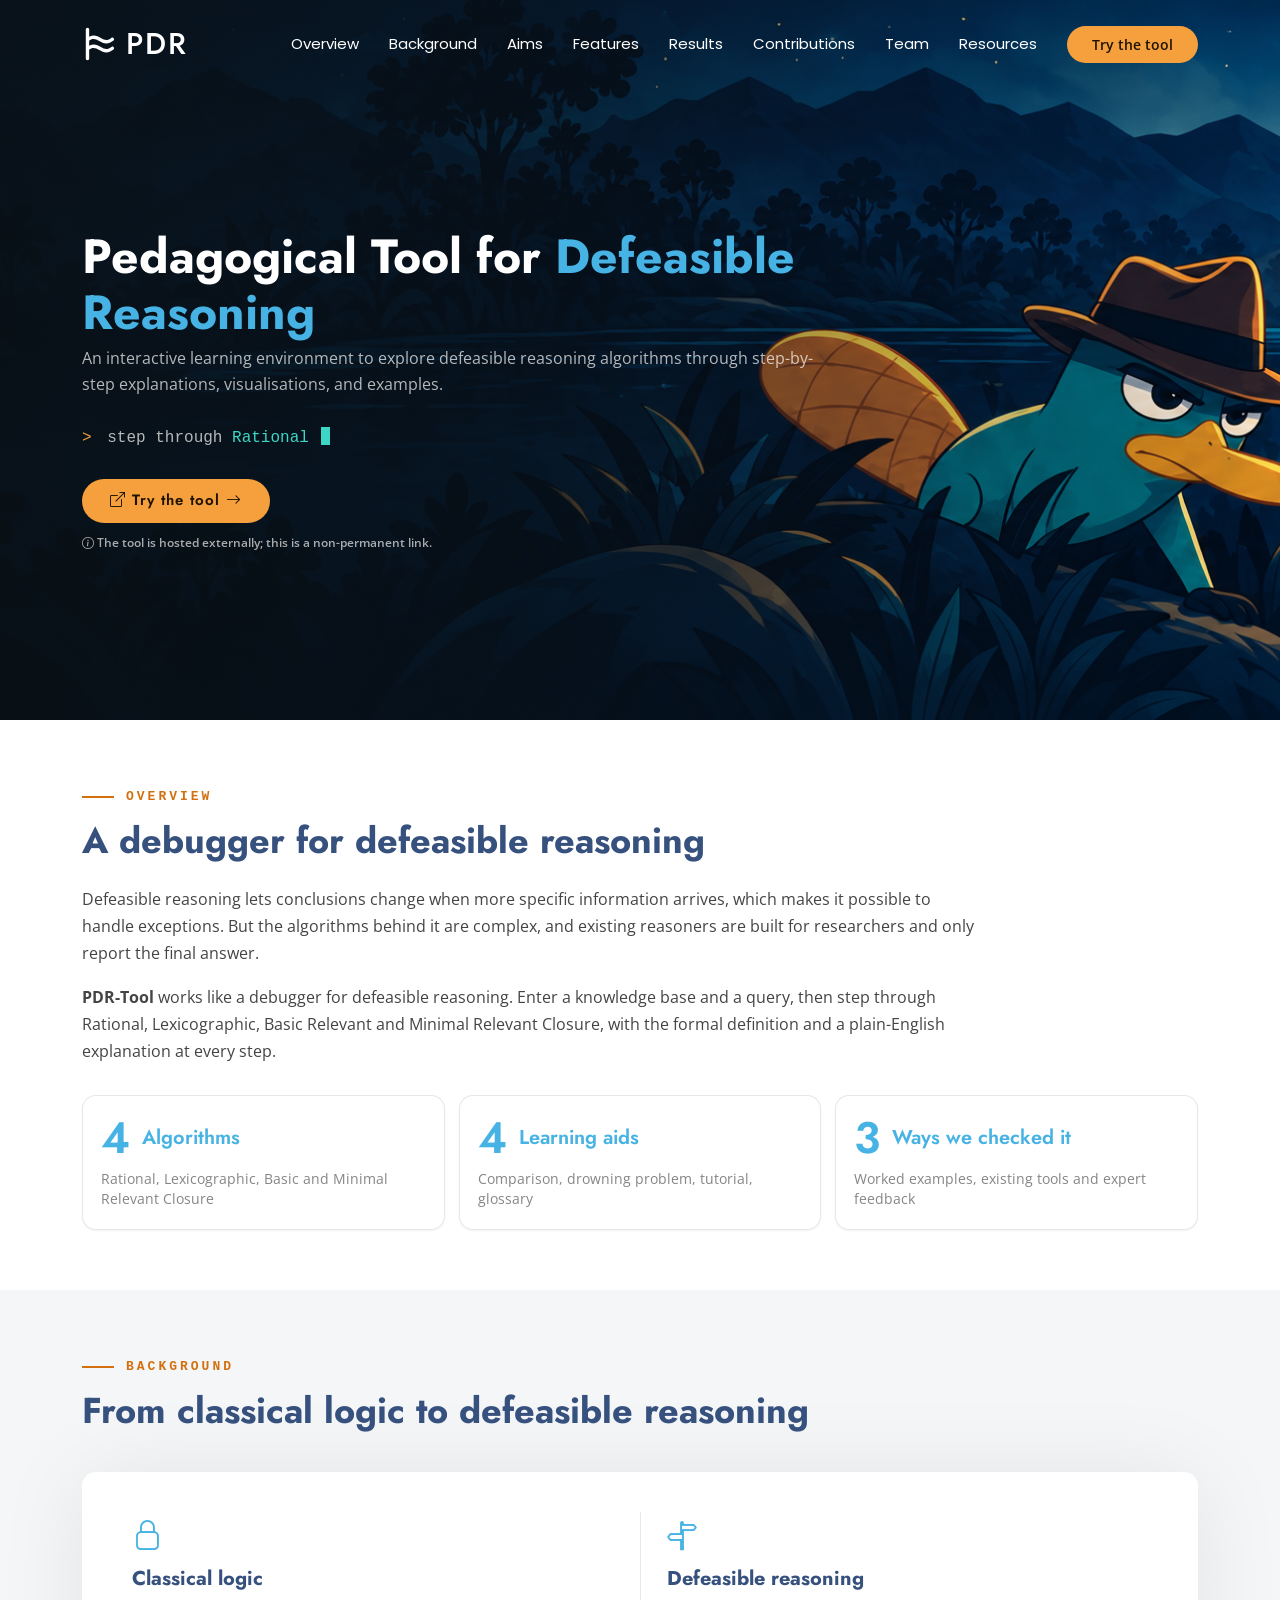
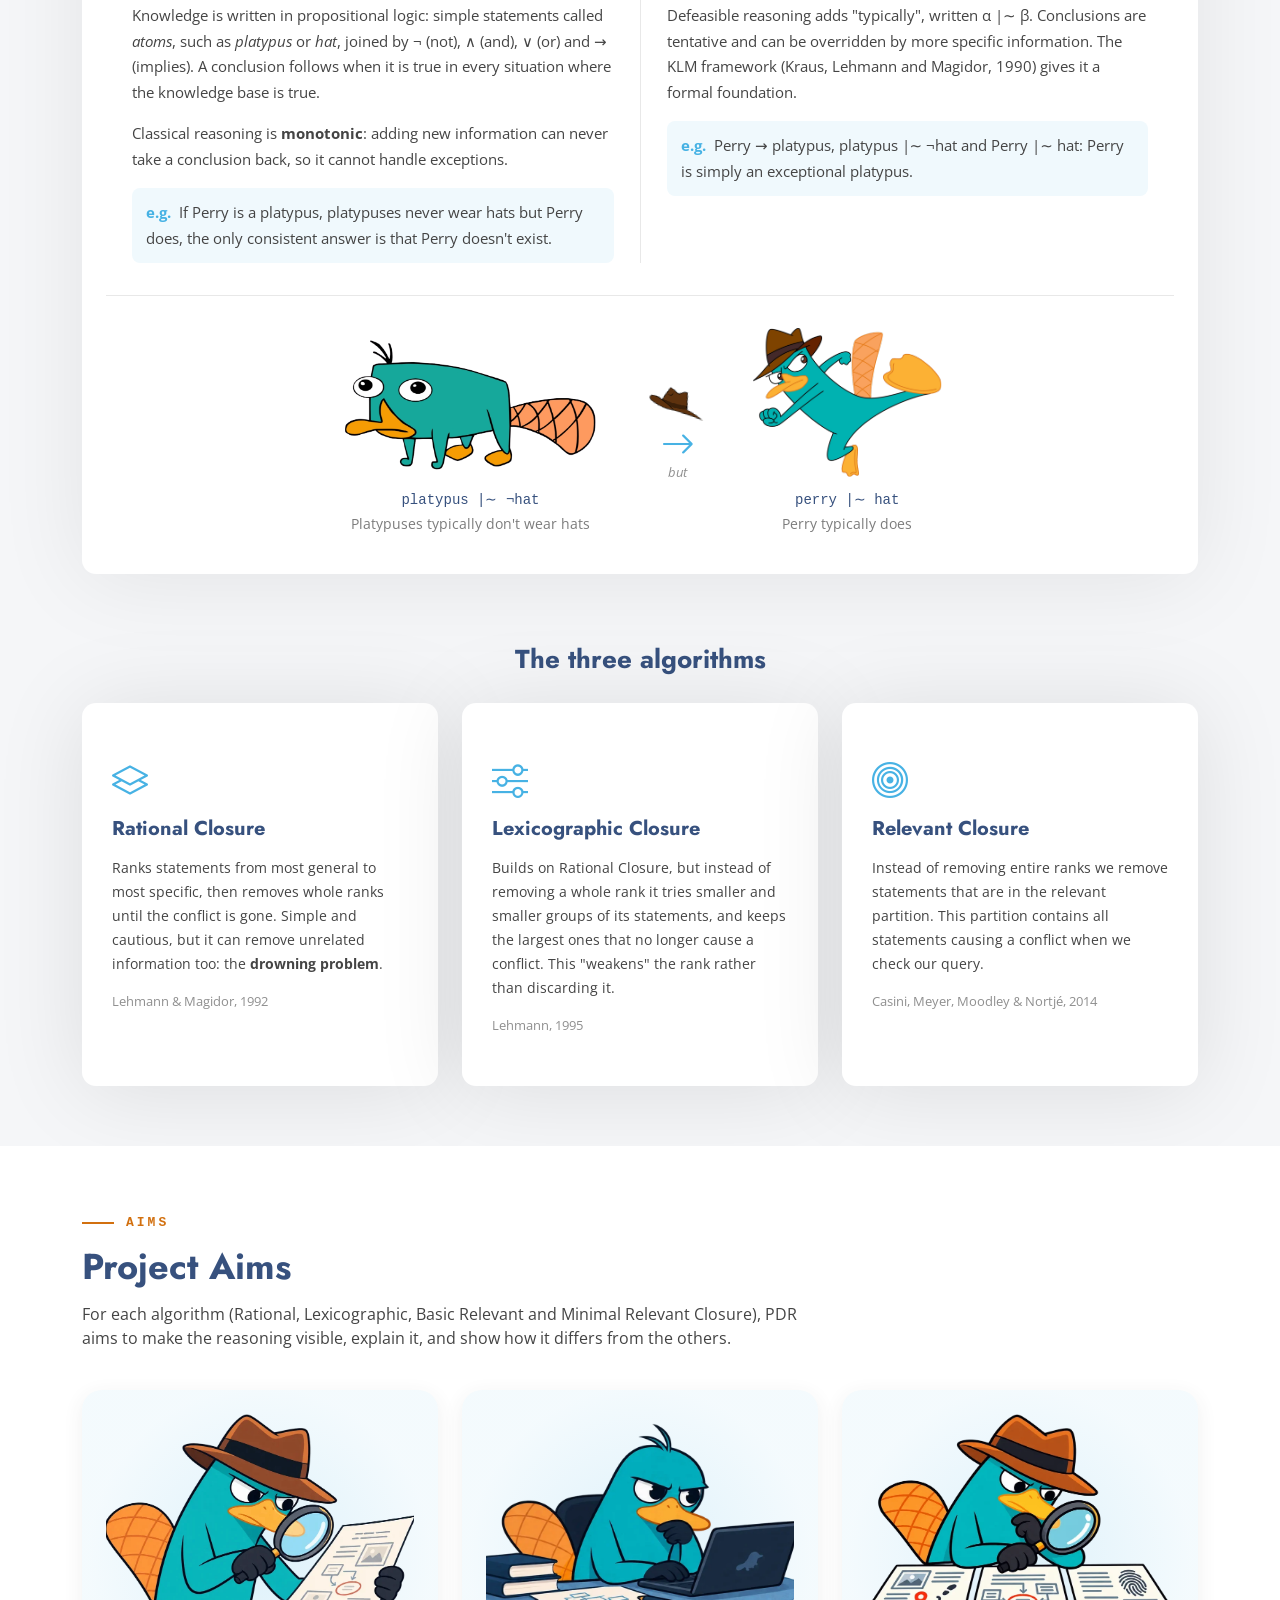
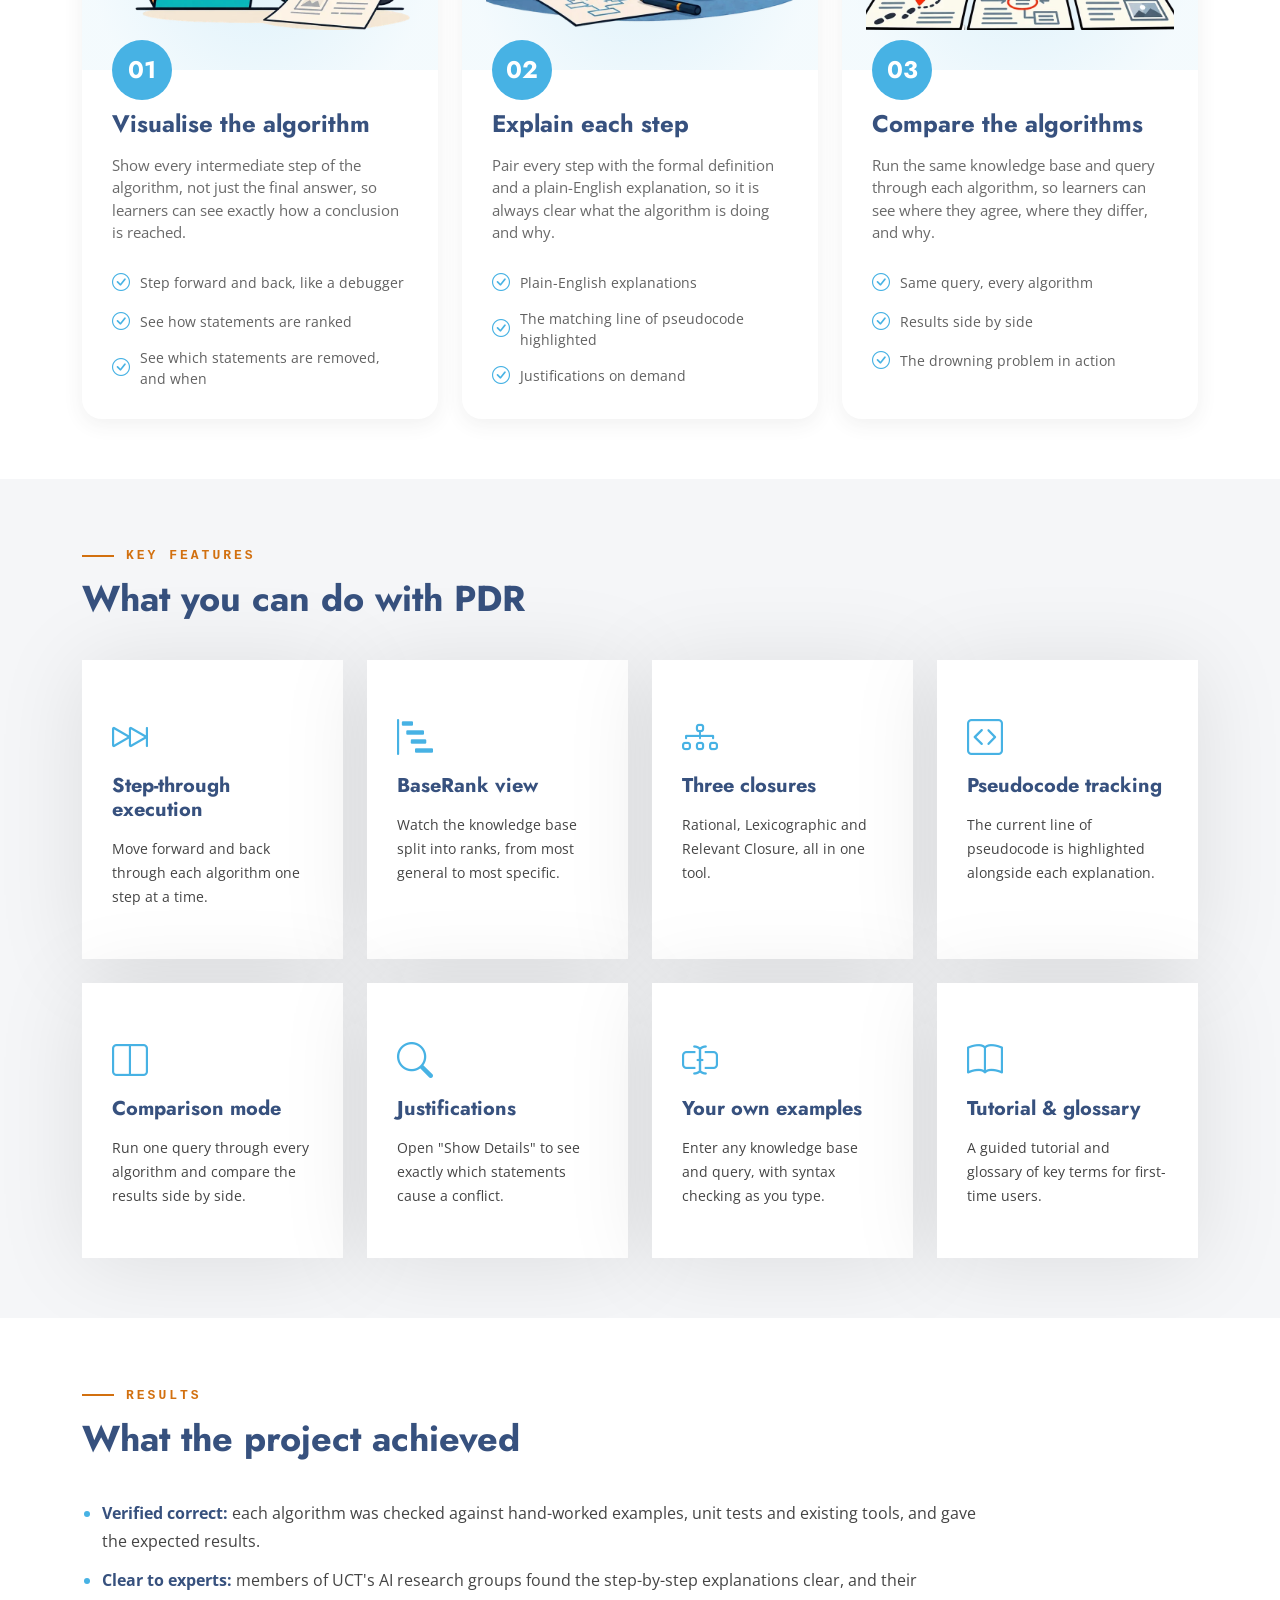
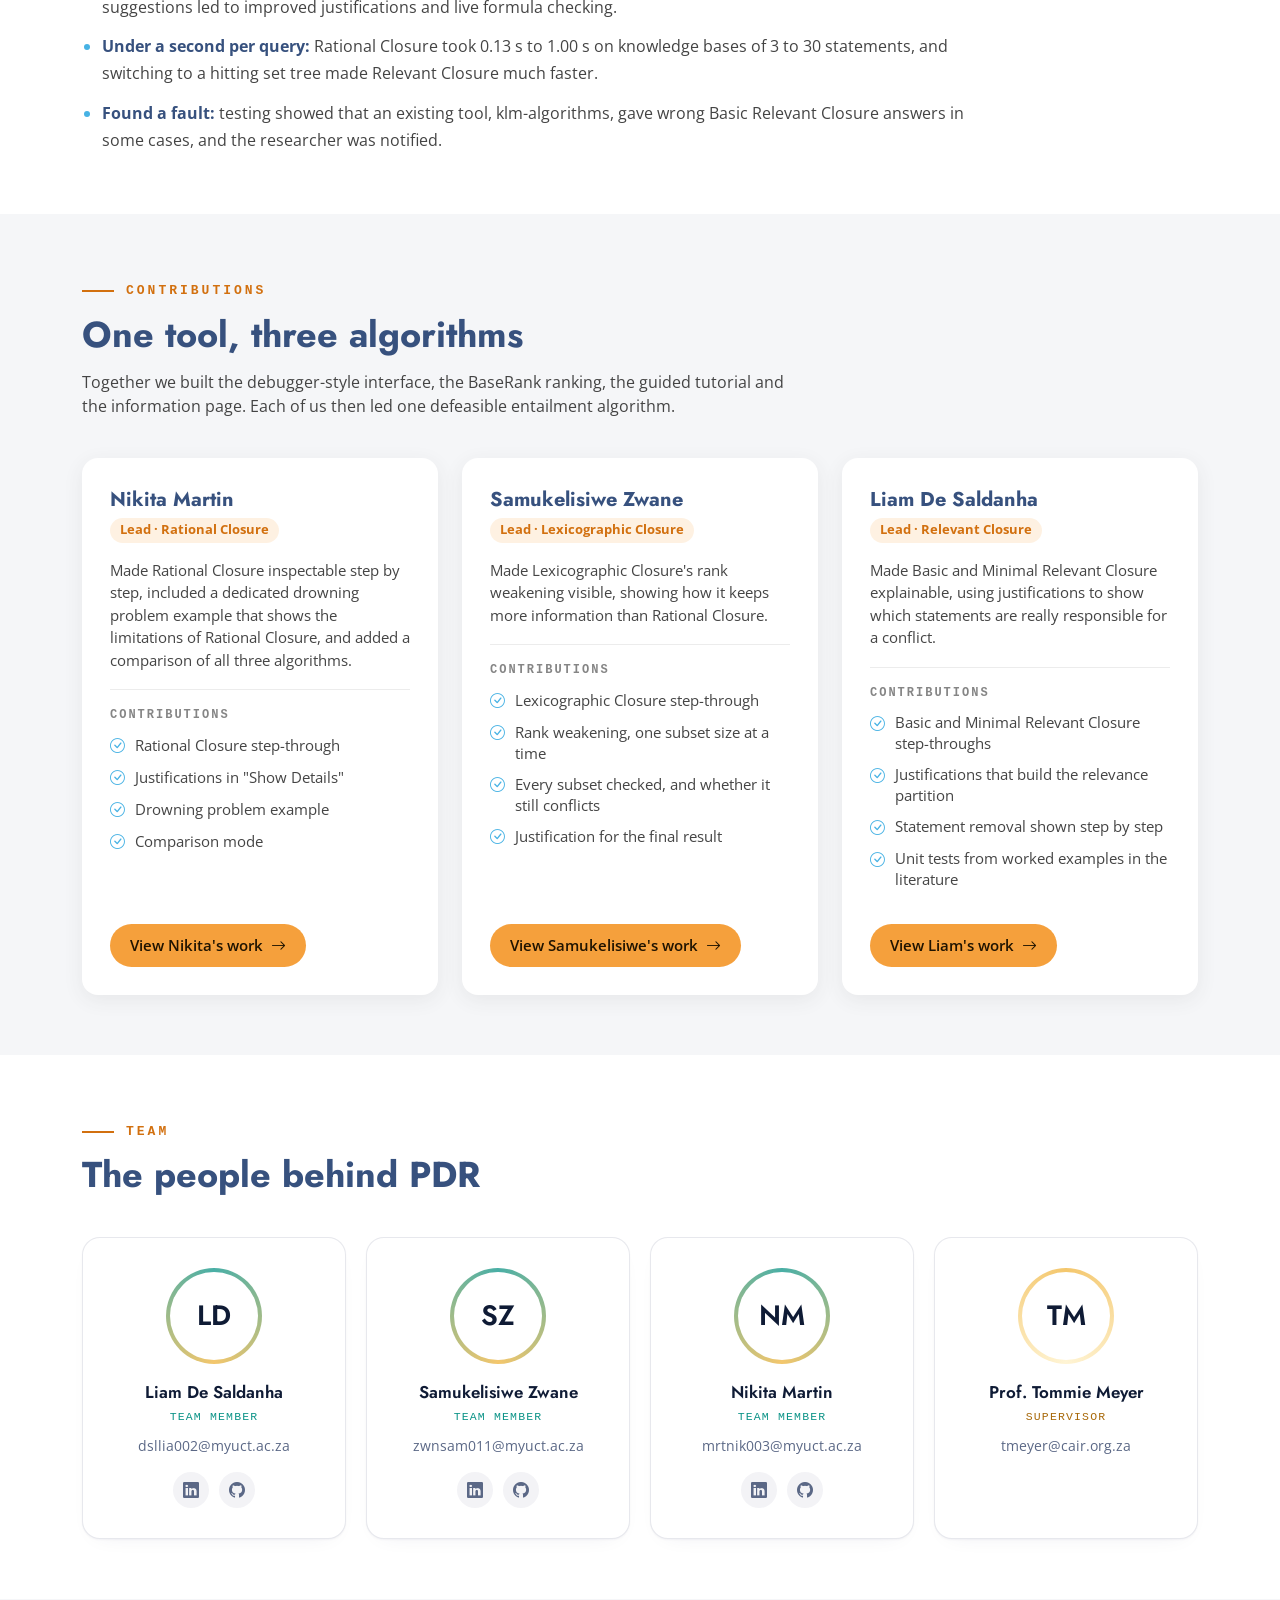
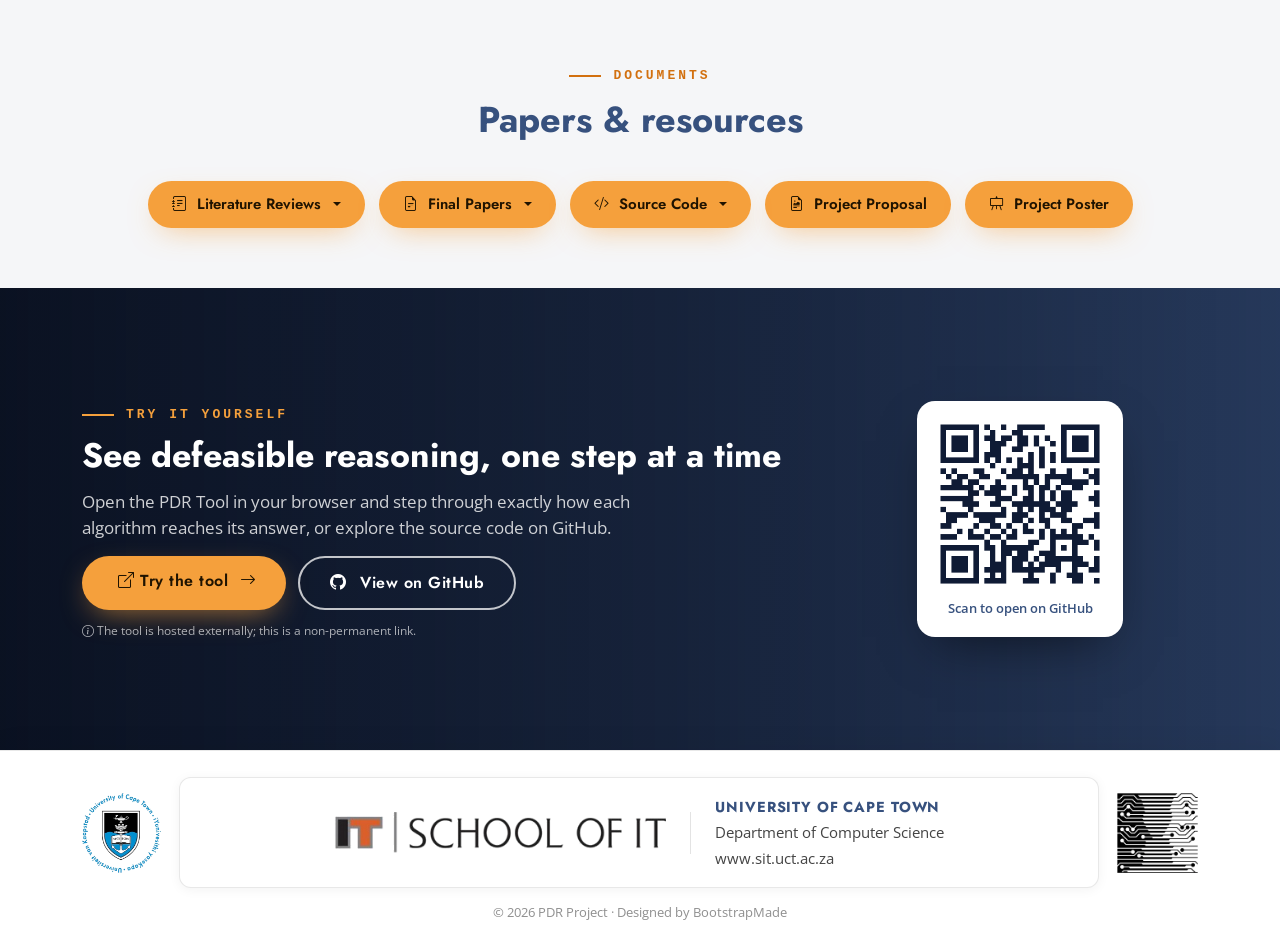
<file: index.html>
<!DOCTYPE html>
<html lang="en">

<head>
  <meta charset="utf-8">
  <meta content="width=device-width, initial-scale=1.0" name="viewport">
  <title>PDR Tool | Explaining Defeasible Reasoning</title>
  <meta name="description" content="">
  <meta name="keywords" content="">

  <!-- Favicons -->
  <link href="assets/img/favicon.png" rel="icon">
  <link href="assets/img/apple-touch-icon.png" rel="apple-touch-icon">

  <!-- Fonts -->
  <link href="https://fonts.googleapis.com" rel="preconnect">
  <link href="https://fonts.gstatic.com" rel="preconnect" crossorigin>
  <link href="https://fonts.googleapis.com/css2?family=Open+Sans:ital,wght@0,300;0,400;0,500;0,600;0,700;0,800;1,300;1,400;1,500;1,600;1,700;1,800&family=Poppins:ital,wght@0,100;0,200;0,300;0,400;0,500;0,600;0,700;0,800;0,900;1,100;1,200;1,300;1,400;1,500;1,600;1,700;1,800;1,900&family=Jost:ital,wght@0,100;0,200;0,300;0,400;0,500;0,600;0,700;0,800;0,900;1,100;1,200;1,300;1,400;1,500;1,600;1,700;1,800;1,900&display=swap" rel="stylesheet">

  <!-- Vendor CSS Files -->
  <link href="assets/vendor/bootstrap/css/bootstrap.min.css" rel="stylesheet">
  <link href="assets/vendor/bootstrap-icons/bootstrap-icons.css" rel="stylesheet">
  <link href="assets/vendor/aos/aos.css" rel="stylesheet">
  <link href="assets/vendor/glightbox/css/glightbox.min.css" rel="stylesheet">
  <link href="assets/vendor/swiper/swiper-bundle.min.css" rel="stylesheet">

  <!-- Main CSS File -->
  <link href="assets/css/main.css" rel="stylesheet">

  <!-- =======================================================
  * Template Name: Arsha
  * Template URL: https://bootstrapmade.com/arsha-free-bootstrap-html-template-corporate/
  * Updated: Feb 22 2025 with Bootstrap v5.3.3
  * Author: BootstrapMade.com
  * License: https://bootstrapmade.com/license/
  ======================================================== -->
</head>

<body class="index-page">

  <header id="header" class="header d-flex align-items-center fixed-top">
    <div class="container-fluid container-xl position-relative d-flex align-items-center">

      <a href="#hero" class="logo d-flex align-items-center me-auto">
        <!-- Uncomment the line below if you also wish to use an image logo -->
        <img class="logo-white" src="assets/img/logo.svg" alt="">

        <h1 class="sitename">PDR</h1>
      </a>

      <nav id="navmenu" class="navmenu">
        <ul>
          <li><a href="#overview">Overview</a></li>
          <li><a href="#background">Background</a></li>
          <li><a href="#aims">Aims</a></li>
          <li><a href="#features">Features</a></li>
          <li><a href="#results">Results</a></li>
          <li><a href="#contributions">Contributions</a></li>
          <li><a href="#team">Team</a></li>
          <li><a href="#documents">Resources</a></li>
          
        </ul>
        <i class="mobile-nav-toggle d-xl-none bi bi-list"></i>
      </nav>

      <a class="btn-getstarted" href="https://pdr-tool.onrender.com/" target="_blank" rel="noopener" title="Non-permanent external link to the PDR Tool">Try the tool</a>
      <!-- <a class="btn-getstarted" href="#overview">Get Started</a> -->

    </div>
  </header>

  <main class="main">

    <!-- Hero Section -->
    <section id="hero" class="hero hero-bg-photo section dark-background">

      <div class="container">
        <div class="row gy-4">
          <div class="col-lg-8 d-flex flex-column justify-content-center" data-aos="zoom-out">
            <h1>Pedagogical Tool for <span class="accent">Defeasible Reasoning</span></h1>
            
            <p class="hero-description text-size-small">
              An interactive learning environment to explore defeasible reasoning
              algorithms through step-by-step explanations, visualisations,
              and examples.
            </p>

            <p class="typed-line">
              <span class="prompt">&gt;</span> step through <span id="typed">Rational Closure</span><span class="caret"></span>
            </p>

            <div class="d-flex">
              <!-- <a href="#overview" class="btn-get-started">Get Started</a> -->
              <a class="btn-get-started" href="https://pdr-tool.onrender.com/" target="_blank" rel="noopener" title="Non-permanent external link to the PDR Tool"><i class="bi bi-box-arrow-up-right"></i> Try the tool <i class="bi bi-arrow-right"></i></a>
            </div>
            <p class="ext-note"><i class="bi bi-info-circle"></i> The tool is hosted externally; this is a non-permanent link.</p>

          </div>
        </div>
      </div>
    </section><!-- /Hero Section -->

    <!-- Overview Section -->
    <section id="overview" class="overview section">

      <div class="container">

        <div class="section-head" data-aos="fade-up">
          <span class="section-eyebrow">Overview</span>
          <h2>A debugger for defeasible reasoning</h2>
        </div>

        <div class="overview-abstract">
          <p data-aos="fade-up" data-aos-delay="100">
            Defeasible reasoning lets conclusions change when more specific information arrives, which makes it possible to handle exceptions. But the algorithms behind it are complex, and existing reasoners are built for researchers and only report the final answer.
          </p>

          <p data-aos="fade-up" data-aos-delay="150">
            <strong>PDR-Tool</strong> works like a debugger for defeasible reasoning. Enter a knowledge base and a query, then step through Rational, Lexicographic, Basic Relevant and Minimal Relevant Closure, with the formal definition and a plain-English explanation at every step.
          </p>
        </div>

        <div class="overview-stats">
          <div class="overview-stat" data-aos="fade-up" data-aos-delay="200">
            <div class="stat-top">
              <b class="count" data-count="4">4</b>
              <h3 class="stat-head">Algorithms</h3>
            </div>
            <span>Rational, Lexicographic, Basic and Minimal Relevant Closure</span>
          </div>
          <div class="overview-stat" data-aos="fade-up" data-aos-delay="300">
            <div class="stat-top">
              <b class="count" data-count="4">4</b>
              <h3 class="stat-head">Learning aids</h3>
            </div>
            <span>Comparison, drowning problem, tutorial, glossary</span>
          </div>
          <div class="overview-stat" data-aos="fade-up" data-aos-delay="400">
            <div class="stat-top">
              <b class="count" data-count="3">3</b>
              <h3 class="stat-head">Ways we checked it</h3>
            </div>
            <span>Worked examples, existing tools and expert feedback</span>
          </div>
        </div>

      </div>
    </section><!-- /Overview Section -->

    <!-- Background Section -->
    <section id="background" class="background section light-background">

      <div class="container section-head" data-aos="fade-up">
        <span class="section-eyebrow">Background</span>
        <h2>From classical logic to defeasible reasoning</h2>
      </div>

      <div class="container">

        <!-- One box: propositional logic, classical reasoning, defeasible reasoning -->
        <div class="background-box" data-aos="fade-up" data-aos-delay="100">
          <div class="row gy-4">

            
            <div class="col-lg-6 background-topic">
              <i class="bi bi-lock topic-icon"></i>
              <h3>Classical logic</h3>
              <p>Knowledge is written in propositional logic: simple statements called <em>atoms</em>, such as <em>platypus</em> or <em>hat</em>, joined by &not; (not), &and; (and), &or; (or) and &rarr; (implies). A conclusion follows when it is true in every situation where the knowledge base is true.</p>
              <p>Classical reasoning is <strong>monotonic</strong>: adding new information can never take a conclusion back, so it cannot handle exceptions.</p>
              <p class="topic-example"><span>e.g.</span> If Perry is a platypus, platypuses never wear hats but Perry does, the only consistent answer is that Perry doesn't exist.</p>
            </div>

            <div class="col-lg-6 background-topic">
              <i class="bi bi-signpost-split topic-icon"></i>
              <h3>Defeasible reasoning</h3>
              <p>Defeasible reasoning adds "typically", written &alpha; |&sim; &beta;. Conclusions are tentative and can be overridden by more specific information. The KLM framework (Kraus, Lehmann and Magidor, 1990) gives it a formal foundation.</p>
              <p class="topic-example"><span>e.g.</span> Perry &rarr; platypus, platypus |&sim; &not;hat and Perry |&sim; hat: Perry is simply an exceptional platypus.</p>
            </div>

            <!-- Perry example: no hat -> hat -->
            <div class="perry-strip">
              <figure class="perry-fig">
                <img src="assets/img/perry-plain.svg" alt="Perry the platypus without a hat">
                <figcaption><code>platypus |&sim; &not;hat</code><span>Platypuses typically don't wear hats</span></figcaption>
              </figure>

              <div class="perry-arrow">
                <img src="assets/img/perry-hat-only.svg" alt="" class="perry-hat">
                <i class="bi bi-arrow-right"></i>
                <span>but</span>
              </div>

              <figure class="perry-fig">
                <img src="assets/img/perry.svg" alt="Perry the platypus wearing his hat">
                <figcaption><code>perry |&sim; hat</code><span>Perry typically does</span></figcaption>
              </figure>
            </div>

          </div>
        </div>

        <!-- The three algorithms -->
        <h3 class="background-sub" data-aos="fade-up">The three algorithms</h3>

        <div class="row gy-4 services">

          <div class="col-lg-4" data-aos="fade-up" data-aos-delay="100">
            <div class="service-item">
              <div class="icon"><i class="bi bi-layers"></i></div>
              <h4>Rational Closure</h4>
              <p>Ranks statements from most general to most specific, then removes whole ranks until the conflict is gone. Simple and cautious, but it can remove unrelated information too: the <strong>drowning problem</strong>.</p>
              <span class="algo-cite">Lehmann &amp; Magidor, 1992</span>
            </div>
          </div>

          <div class="col-lg-4" data-aos="fade-up" data-aos-delay="200">
            <div class="service-item">
              <div class="icon"><i class="bi bi-sliders"></i></div>
              <h4>Lexicographic Closure</h4>
              <p>Builds on Rational Closure, but instead of removing a whole rank it tries smaller and smaller groups of its statements, and keeps the largest ones that no longer cause a conflict. This "weakens" the rank rather than discarding it.</p>
              <span class="algo-cite">Lehmann, 1995</span>
            </div>
          </div>

          <div class="col-lg-4" data-aos="fade-up" data-aos-delay="300">
            <div class="service-item">
              <div class="icon"><i class="bi bi-bullseye"></i></div>
              <h4>Relevant Closure</h4>
              <p>Instead of removing entire ranks we remove statements that are in the relevant partition. This partition contains all statements causing a conflict when we check our query.</p>
              <span class="algo-cite">Casini, Meyer, Moodley &amp; Nortj&eacute;, 2014</span>
            </div>
          </div>

        </div>

      </div>

    </section><!-- /Background Section -->

        <!-- Aims Section -->
    <section id="aims" class="pdr-aims work-process section">

      <div class="container section-head" data-aos="fade-up">
        <span class="section-eyebrow">Aims</span>
        <h2>Project Aims</h2>
        <p>For each algorithm (Rational, Lexicographic, Basic Relevant and Minimal Relevant Closure), PDR aims to make the reasoning visible, explain it, and show how it differs from the others.</p>
      </div>

      <div class="container">
        <div class="row gy-5">

          <div class="col-lg-4" data-aos="fade-up" data-aos-delay="100">
            <div class="steps-item">
              <div class="steps-image">
                <img src="assets/img/aims/perry-magnify.webp" alt="Perry inspecting a page with a magnifying glass" class="img-fluid" loading="lazy">
              </div>
              <div class="steps-content">
                <div class="steps-number">01</div>
                <h3>Visualise the algorithm</h3>
                <p>Show every intermediate step of the algorithm, not just the final answer, so learners can see exactly how a conclusion is reached.</p>
                <div class="steps-features">
                  <div class="feature-item">
                    <i class="bi bi-check-circle"></i>
                    <span>Step forward and back, like a debugger</span>
                  </div>
                  <div class="feature-item">
                    <i class="bi bi-check-circle"></i>
                    <span>See how statements are ranked</span>
                  </div>
                  <div class="feature-item">
                    <i class="bi bi-check-circle"></i>
                    <span>See which statements are removed, and when</span>
                  </div>
                </div>
              </div>
            </div>
          </div>

          <div class="col-lg-4" data-aos="fade-up" data-aos-delay="200">
            <div class="steps-item">
              <div class="steps-image">
                <img src="assets/img/aims/perry-laptop.webp" alt="Perry working on a laptop" class="img-fluid" loading="lazy">
              </div>
              <div class="steps-content">
                <div class="steps-number">02</div>
                <h3>Explain each step</h3>
                <p>Pair every step with the formal definition and a plain-English explanation, so it is always clear what the algorithm is doing and why.</p>
                <div class="steps-features">
                  <div class="feature-item">
                    <i class="bi bi-check-circle"></i>
                    <span>Plain-English explanations</span>
                  </div>
                  <div class="feature-item">
                    <i class="bi bi-check-circle"></i>
                    <span>The matching line of pseudocode highlighted</span>
                  </div>
                  <div class="feature-item">
                    <i class="bi bi-check-circle"></i>
                    <span>Justifications on demand</span>
                  </div>
                </div>
              </div>
            </div>
          </div>

          <div class="col-lg-4" data-aos="fade-up" data-aos-delay="300">
            <div class="steps-item">
              <div class="steps-image">
                <img src="assets/img/aims/perry-compare.webp" alt="Perry comparing three pages" class="img-fluid" loading="lazy">
              </div>
              <div class="steps-content">
                <div class="steps-number">03</div>
                <h3>Compare the algorithms</h3>
                <p>Run the same knowledge base and query through each algorithm, so learners can see where they agree, where they differ, and why.</p>
                <div class="steps-features">
                  <div class="feature-item">
                    <i class="bi bi-check-circle"></i>
                    <span>Same query, every algorithm</span>
                  </div>
                  <div class="feature-item">
                    <i class="bi bi-check-circle"></i>
                    <span>Results side by side</span>
                  </div>
                  <div class="feature-item">
                    <i class="bi bi-check-circle"></i>
                    <span>The drowning problem in action</span>
                  </div>
                </div>
              </div>
            </div>
          </div>

        </div>
      </div>

    </section><!-- /Aims Section -->

    <!-- Key Features Section -->
    <section id="features" class="pdr-features section light-background">
      <div class="container">

        <div class="section-head" data-aos="fade-up">
          <span class="section-eyebrow">Key Features</span>
          <h2>What you can do with PDR</h2>
        </div>

        <div class="row gy-4 services">
          <div class="col-lg-3 col-md-6" data-aos="fade-up" data-aos-delay="100">
            <div class="service-item">
              <div class="icon"><i class="bi bi-skip-forward"></i></div>
              <h3>Step-through execution</h3>
              <p>Move forward and back through each algorithm one step at a time.</p>
            </div>
          </div>

          <div class="col-lg-3 col-md-6" data-aos="fade-up" data-aos-delay="200">
            <div class="service-item">
              <div class="icon"><i class="bi bi-bar-chart-steps"></i></div>
              <h3>BaseRank view</h3>
              <p>Watch the knowledge base split into ranks, from most general to most specific.</p>
            </div>
          </div>

          <div class="col-lg-3 col-md-6" data-aos="fade-up" data-aos-delay="300">
            <div class="service-item">
              <div class="icon"><i class="bi bi-diagram-3"></i></div>
              <h3>Three closures</h3>
              <p>Rational, Lexicographic and Relevant Closure, all in one tool.</p>
            </div>
          </div>

          <div class="col-lg-3 col-md-6" data-aos="fade-up" data-aos-delay="400">
            <div class="service-item">
              <div class="icon"><i class="bi bi-code-square"></i></div>
              <h3>Pseudocode tracking</h3>
              <p>The current line of pseudocode is highlighted alongside each explanation.</p>
            </div>
          </div>

          <div class="col-lg-3 col-md-6" data-aos="fade-up" data-aos-delay="100">
            <div class="service-item">
              <div class="icon"><i class="bi bi-layout-split"></i></div>
              <h3>Comparison mode</h3>
              <p>Run one query through every algorithm and compare the results side by side.</p>
            </div>
          </div>

          <div class="col-lg-3 col-md-6" data-aos="fade-up" data-aos-delay="200">
            <div class="service-item">
              <div class="icon"><i class="bi bi-search"></i></div>
              <h3>Justifications</h3>
              <p>Open "Show Details" to see exactly which statements cause a conflict.</p>
            </div>
          </div>

          <div class="col-lg-3 col-md-6" data-aos="fade-up" data-aos-delay="300">
            <div class="service-item">
              <div class="icon"><i class="bi bi-input-cursor-text"></i></div>
              <h3>Your own examples</h3>
              <p>Enter any knowledge base and query, with syntax checking as you type.</p>
            </div>
          </div>

          <div class="col-lg-3 col-md-6" data-aos="fade-up" data-aos-delay="400">
            <div class="service-item">
              <div class="icon"><i class="bi bi-book"></i></div>
              <h3>Tutorial &amp; glossary</h3>
              <p>A guided tutorial and glossary of key terms for first-time users.</p>
            </div>
          </div>

        </div>
      </div>
    </section><!-- /Key Features Section -->

    <!-- Results Section -->
    <section id="results" class="pdr-results section">

      <div class="container section-head" data-aos="fade-up">
        <span class="section-eyebrow">Results</span>
        <h2>What the project achieved</h2>
      </div>

      <div class="container">
        <ul class="results-list" data-aos="fade-up" data-aos-delay="100">
          <li><strong>Verified correct:</strong> each algorithm was checked against hand-worked examples, unit tests and existing tools, and gave the expected results.</li>
          <li><strong>Clear to experts:</strong> members of UCT's AI research groups found the step-by-step explanations clear, and their suggestions led to improved justifications and live formula checking.</li>
          <li><strong>Under a second per query:</strong> Rational Closure took 0.13 s to 1.00 s on knowledge bases of 3 to 30 statements, and switching to a hitting set tree made Relevant Closure much faster.</li>
          <li><strong>Found a fault:</strong> testing showed that an existing tool, klm-algorithms, gave wrong Basic Relevant Closure answers in some cases, and the researcher was notified.</li>
        </ul>
      </div>

    </section><!-- /Results Section -->

    <!-- Contributions Section -->
    <section id="contributions" class="pdr-contrib section  light-background">

      <div class="container section-head" data-aos="fade-up">
        <span class="section-eyebrow">Contributions</span>
        <h2>One tool, three algorithms</h2>
        <p>Together we built the debugger-style interface, the BaseRank ranking, the guided tutorial and the information page. Each of us then led one defeasible entailment algorithm.</p>
      </div>

      <div class="container">
        <div class="row gy-4">

          <div class="col-lg-4" data-aos="fade-up" data-aos-delay="100">
            <div class="contrib-card">
              <div class="contrib-top">
                <!-- <span class="contrib-avatar">NM</span> -->
                <div>
                  <h3>Nikita Martin</h3>
                  <span class="contrib-lead">Lead &middot; Rational Closure</span>
                </div>
              </div>
              
              <p class="contrib-brief">Made Rational Closure inspectable step by step, included a dedicated drowning problem example that shows the limitations of Rational Closure, and added a comparison of all three algorithms.</p>
              
              <h4>Contributions</h4>
              <ul>
                <li><i class="bi bi-check-circle"></i> Rational Closure step-through</li>
                <li><i class="bi bi-check-circle"></i> Justifications in "Show Details"</li>
                <li><i class="bi bi-check-circle"></i> Drowning problem example</li>
                <li><i class="bi bi-check-circle"></i> Comparison mode</li>
              </ul>

              <a class="contrib-btn" href="rc.html">View Nikita's work <i class="bi bi-arrow-right"></i></a>
            </div>
          </div>

          <div class="col-lg-4" data-aos="fade-up" data-aos-delay="200">
            <div class="contrib-card">
              <div class="contrib-top">
                <!-- <span class="contrib-avatar">SZ</span> -->
                <div>
                  <h3>Samukelisiwe Zwane</h3>
                  <span class="contrib-lead">Lead &middot; Lexicographic Closure</span>
                </div>
              </div>

              <p class="contrib-brief">Made Lexicographic Closure's rank weakening visible, showing how it keeps more information than Rational Closure.</p>
              
              <h4>Contributions</h4>
              <ul>
                <li><i class="bi bi-check-circle"></i> Lexicographic Closure step-through</li>
                <li><i class="bi bi-check-circle"></i> Rank weakening, one subset size at a time</li>
                <li><i class="bi bi-check-circle"></i> Every subset checked, and whether it still conflicts</li>
                <li><i class="bi bi-check-circle"></i> Justification for the final result</li>
              </ul>
              <a class="contrib-btn" href="lc.html">View Samukelisiwe's work <i class="bi bi-arrow-right"></i></a>
            </div>
          </div>

          <div class="col-lg-4" data-aos="fade-up" data-aos-delay="300">
            <div class="contrib-card">
              <div class="contrib-top">
                <!-- <span class="contrib-avatar">LD</span> -->
                <div>
                  <h3>Liam De Saldanha</h3>
                  <span class="contrib-lead">Lead &middot; Relevant Closure</span>
                </div>
              </div>
              <p class="contrib-brief">Made Basic and Minimal Relevant Closure explainable, using justifications to show which statements are really responsible for a conflict.</p>
              <h4>Contributions</h4>
              <ul>
                <li><i class="bi bi-check-circle"></i> Basic and Minimal Relevant Closure step-throughs</li>
                <li><i class="bi bi-check-circle"></i> Justifications that build the relevance partition</li>
                <li><i class="bi bi-check-circle"></i> Statement removal shown step by step</li>
                <li><i class="bi bi-check-circle"></i> Unit tests from worked examples in the literature</li>
              </ul>
              <a class="contrib-btn" href="relc.html">View Liam's work <i class="bi bi-arrow-right"></i></a>
            </div>
          </div>

        </div>
      </div>

    </section><!-- /Contributions Section -->

    <!-- Team Section -->
    <section id="team" class="pdr-team section">

      <div class="container section-head" data-aos="fade-up">
        <span class="section-eyebrow">Team</span>
        <h2>The people behind PDR</h2>
      </div>

      <div class="container">
        <div class="pdr-team-grid">

          <div data-aos="fade-up">
            <div class="pdr-member">
              <div class="pdr-avatar"><span>LD</span></div>
              <h3>Liam De Saldanha</h3>
              <span class="pdr-role">Team member</span>
              <a class="pdr-email" href="mailto:dsllia002@myuct.ac.za">dsllia002@myuct.ac.za</a>
              <div class="pdr-social">
                <a class="linkedin" href="https://www.linkedin.com/in/liamdesaldanha/" target="_blank" rel="noopener" aria-label="Liam De Saldanha on LinkedIn"><i class="bi bi-linkedin"></i></a>
                <a class="github" href="https://github.com/LiamDeSaldanha" target="_blank" rel="noopener" aria-label="Liam De Saldanha on GitHub"><i class="bi bi-github"></i></a>
              </div>
            </div>
          </div>

          <div data-aos="fade-up" data-aos-delay="100">
            <div class="pdr-member">
              <div class="pdr-avatar"><span>SZ</span></div>
              <h3>Samukelisiwe Zwane</h3>
              <span class="pdr-role">Team member</span>
              <a class="pdr-email" href="mailto:zwnsam011@myuct.ac.za">zwnsam011@myuct.ac.za</a>
              <div class="pdr-social">
                <a class="linkedin" href="https://www.linkedin.com/in/samukelisiwe-zwane-729411292/" target="_blank" rel="noopener" aria-label="Samukelisiwe Zwane on LinkedIn"><i class="bi bi-linkedin"></i></a>
                <a class="github" href="https://github.com/samukelisiwezwane" target="_blank" rel="noopener" aria-label="Samukelisiwe Zwane on GitHub"><i class="bi bi-github"></i></a>
              </div>
            </div>
          </div>

          <div data-aos="fade-up" data-aos-delay="200">
            <div class="pdr-member">
              <div class="pdr-avatar"><span>NM</span></div>
              <h3>Nikita Martin</h3>
              <span class="pdr-role">Team member</span>
              <a class="pdr-email" href="mailto:mrtnik003@myuct.ac.za">mrtnik003@myuct.ac.za</a>
              <div class="pdr-social">
                <a class="linkedin" href="https://www.linkedin.com/in/nikita-martin-17905630a/" target="_blank" rel="noopener" aria-label="Nikita Martin on LinkedIn"><i class="bi bi-linkedin"></i></a>
                <a class="github" href="https://github.com/Kita-m17" target="_blank" rel="noopener" aria-label="Nikita Martin on GitHub"><i class="bi bi-github"></i></a>
              </div>
            </div>
          </div>

          <div data-aos="fade-up" data-aos-delay="300">
            <div class="pdr-member sup">
              <div class="pdr-avatar"><span>TM</span></div>
              <h3>Prof. Tommie Meyer</h3>
              <span class="pdr-role">Supervisor</span>
              <a class="pdr-email" href="mailto:tmeyer@cair.org.za">tmeyer@cair.org.za</a>
              <!-- <div class="pdr-social"> -->
                <!-- <a class="linkedin" href="https://www.linkedin.com/in/TOMMIE-LINKEDIN" target="_blank" rel="noopener" aria-label="Prof. Tommie Meyer on LinkedIn"><i class="bi bi-linkedin"></i></a> -->
              <!-- </div> -->
            </div>
          </div>

        </div>
      </div>

    </section><!-- /Team Section -->

    <!-- Documents Section -->
    <section id="documents" class="pdr-documents section  light-background">

      <div class="container section-head text-center" data-aos="fade-up">
        <span class="section-eyebrow">Documents</span>
        <h2>Papers &amp; resources</h2>
      </div>

      <div class="container">
        <div class="pdr-res-buttons" data-aos="fade-up">

          <!-- Literature reviews -->
          <div class="dropdown">
            <button class="pdr-res-btn dropdown-toggle" type="button" data-bs-toggle="dropdown" aria-expanded="false">
              <i class="bi bi-journal-text"></i> Literature Reviews
            </button>
            <ul class="dropdown-menu pdr-res-menu">
              <li><a class="dropdown-item" href="documents/PDR_Nikita_LR.pdf" target="_blank" rel="noopener"><i class="bi bi-file-earmark-pdf"></i><span>Nikita Martin</span></a></li>
              <li><a class="dropdown-item" href="documents/PDR_Samukelisiwe_LR.pdf" target="_blank" rel="noopener"><i class="bi bi-file-earmark-pdf"></i><span>Samukelisiwe Zwane</span></a></li>
              <li><a class="dropdown-item" href="documents/PDR_Liam_LR.pdf" target="_blank" rel="noopener"><i class="bi bi-file-earmark-pdf"></i><span>Liam De Saldanha</span></a></li>
            </ul>
          </div>

          <!-- Final papers -->
          <div class="dropdown">
            <button class="pdr-res-btn dropdown-toggle" type="button" data-bs-toggle="dropdown" aria-expanded="false">
              <i class="bi bi-file-earmark-text"></i> Final Papers
            </button>
            <ul class="dropdown-menu pdr-res-menu">
              <li><a class="dropdown-item" href="documents/PDR_Nikita_FP.pdf" target="_blank" rel="noopener"><i class="bi bi-file-earmark-pdf"></i><span>Rational Closure<small>Nikita Martin</small></span></a></li>
              <li><a class="dropdown-item" href="documents/PDR_Samukelisiwe_FP.pdf" target="_blank" rel="noopener"><i class="bi bi-file-earmark-pdf"></i><span>Lexicographic Closure<small>Samukelisiwe Zwane</small></span></a></li>
              <li><a class="dropdown-item" href="documents/PDR_Liam_FP.pdf" target="_blank" rel="noopener"><i class="bi bi-file-earmark-pdf"></i><span>Relevant Closure<small>Liam De Saldanha</small></span></a></li>
            </ul>
          </div>

          <!-- Source code: download + GitHub in one -->
          <div class="dropdown">
            <button class="pdr-res-btn dropdown-toggle" type="button" data-bs-toggle="dropdown" aria-expanded="false">
              <i class="bi bi-code-slash"></i> Source Code
            </button>
            <ul class="dropdown-menu pdr-res-menu">
              <li><a class="dropdown-item" href="source_code/PDR_Tool-main.zip" download><i class="bi bi-file-earmark-zip"></i><span>Download source (.zip)<small>Submitted version</small></span></a></li>
              <li><a class="dropdown-item" href="https://github.com/Kita-m17/PDR_Tool" target="_blank" rel="noopener"><i class="bi bi-github"></i><span>View on GitHub<small>Latest version</small></span></a></li>
            </ul>
          </div>

          <a class="pdr-res-btn" href="documents/Project_Proposal.pdf" target="_blank" rel="noopener"><i class="bi bi-file-earmark-richtext"></i> Project Proposal</a>
          <a class="pdr-res-btn" href="documents/PDR_Poster_submitted.pdf" target="_blank" rel="noopener"><i class="bi bi-easel"></i> Project Poster</a>

        </div>
      </div>

    </section><!-- /Documents Section -->

    <!-- Call To Action Section -->
    <section id="call-to-action" class="call-to-action cta-perry section dark-background">

      <img src="assets/img/Moonlit%20Platypus%20Spy%20Mission.png" alt="">

      <div class="container">
        <div class="row align-items-center gy-4" data-aos="zoom-in" data-aos-delay="100">

          <div class="col-lg-8 text-center text-lg-start">
            <span class="cta-eyebrow">Try it yourself</span>
            <h3>See defeasible reasoning, one step at a time</h3>
            <p>Open the PDR Tool in your browser and step through exactly how each algorithm reaches its answer, or explore the source code on GitHub.</p>
            <div class="cta-actions">
              <a class="cta-btn" href="https://pdr-tool.onrender.com/" target="_blank" rel="noopener"><i class="bi bi-box-arrow-up-right"></i> Try the tool <i class="bi bi-arrow-right"></i></a>
              
              <a class="cta-btn cta-btn-outline" href="https://github.com/Kita-m17/PDR_Tool" target="_blank" rel="noopener"><i class="bi bi-github"></i> View on GitHub</a>
            </div>
            
            <p class="ext-note"><i class="bi bi-info-circle"></i> The tool is hosted externally; this is a non-permanent link.</p>
          </div>

          <div class="col-lg-4 text-center">
            <a class="cta-qr" href="https://github.com/Kita-m17/PDR_Tool" target="_blank" rel="noopener">
              <img src="assets/img/pdr-github-qr.png" alt="QR code linking to the PDR Tool on GitHub">
              <span>Scan to open on GitHub</span>
            </a>
          </div>

        </div>
      </div>
    </section><!-- /Call To Action Section -->
    
  </main>

  <footer id="footer" class="footer pdr-footer">
    <div class="container">
      <div class="footer-inner">

        <!-- Left logo -->
        <img src="assets/img/uct-logo.webp" alt="University of Cape Town logo" class="footer-logo" loading="lazy">

        <!-- UCT info -->
        <div class="footer-box footer-info">
          <img src="assets/img/school-of-it-logo.png" alt="UCT School of IT logo" class="footer-sit-logo" loading="lazy">
          <div class="footer-info-text">
            <p class="uc-title">University of Cape Town</p>
            <p>Department of Computer Science</p>
            <p><a href="https://sit.uct.ac.za" target="_blank" rel="noopener">www.sit.uct.ac.za</a></p>
          </div>
        </div>

        <!-- Right logo -->
        <img src="assets/img/cs-logo.webp" alt="Department of Computer Science logo" class="footer-logo" loading="lazy">

      </div>

      <div class="footer-credits">
        &copy; 2026 PDR Project &middot; Designed by <a href="https://bootstrapmade.com/">BootstrapMade</a>
      </div>
      
    </div>
  </footer>

  <!-- Scroll Top -->
  <a href="#" id="scroll-top" class="scroll-top d-flex align-items-center justify-content-center"><i class="bi bi-arrow-up-short"></i></a>

  <!-- Preloader -->
  <div id="preloader"></div>

  <!-- Vendor JS Files -->
  <script src="assets/vendor/bootstrap/js/bootstrap.bundle.min.js"></script>
  <script src="assets/vendor/aos/aos.js"></script>
  <script src="assets/vendor/glightbox/js/glightbox.min.js"></script>
  <script src="assets/vendor/swiper/swiper-bundle.min.js"></script>
  <script src="assets/vendor/waypoints/noframework.waypoints.js"></script>
  <script src="assets/vendor/imagesloaded/imagesloaded.pkgd.min.js"></script>
  <script src="assets/vendor/isotope-layout/isotope.pkgd.min.js"></script>

  <!-- Main JS File -->
  <script src="assets/js/main.js"></script>

</body>

</html>
</file>
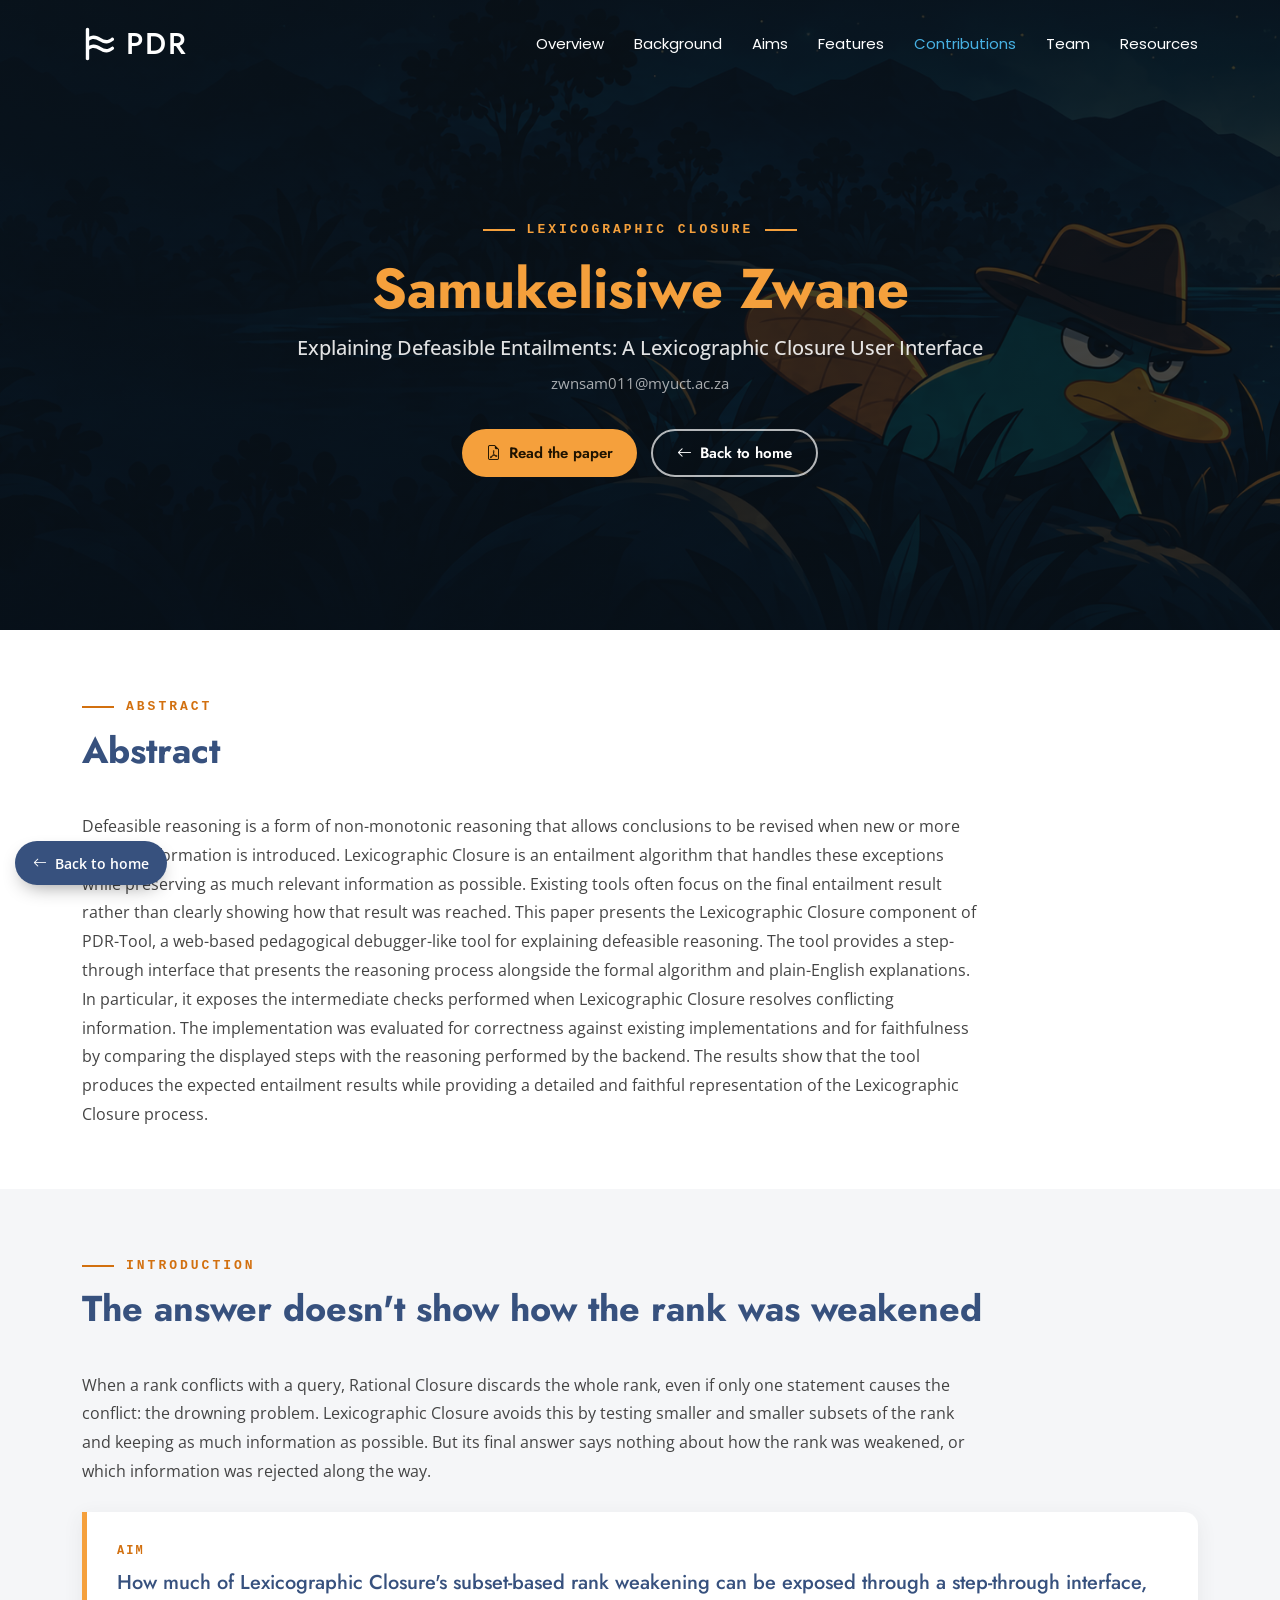
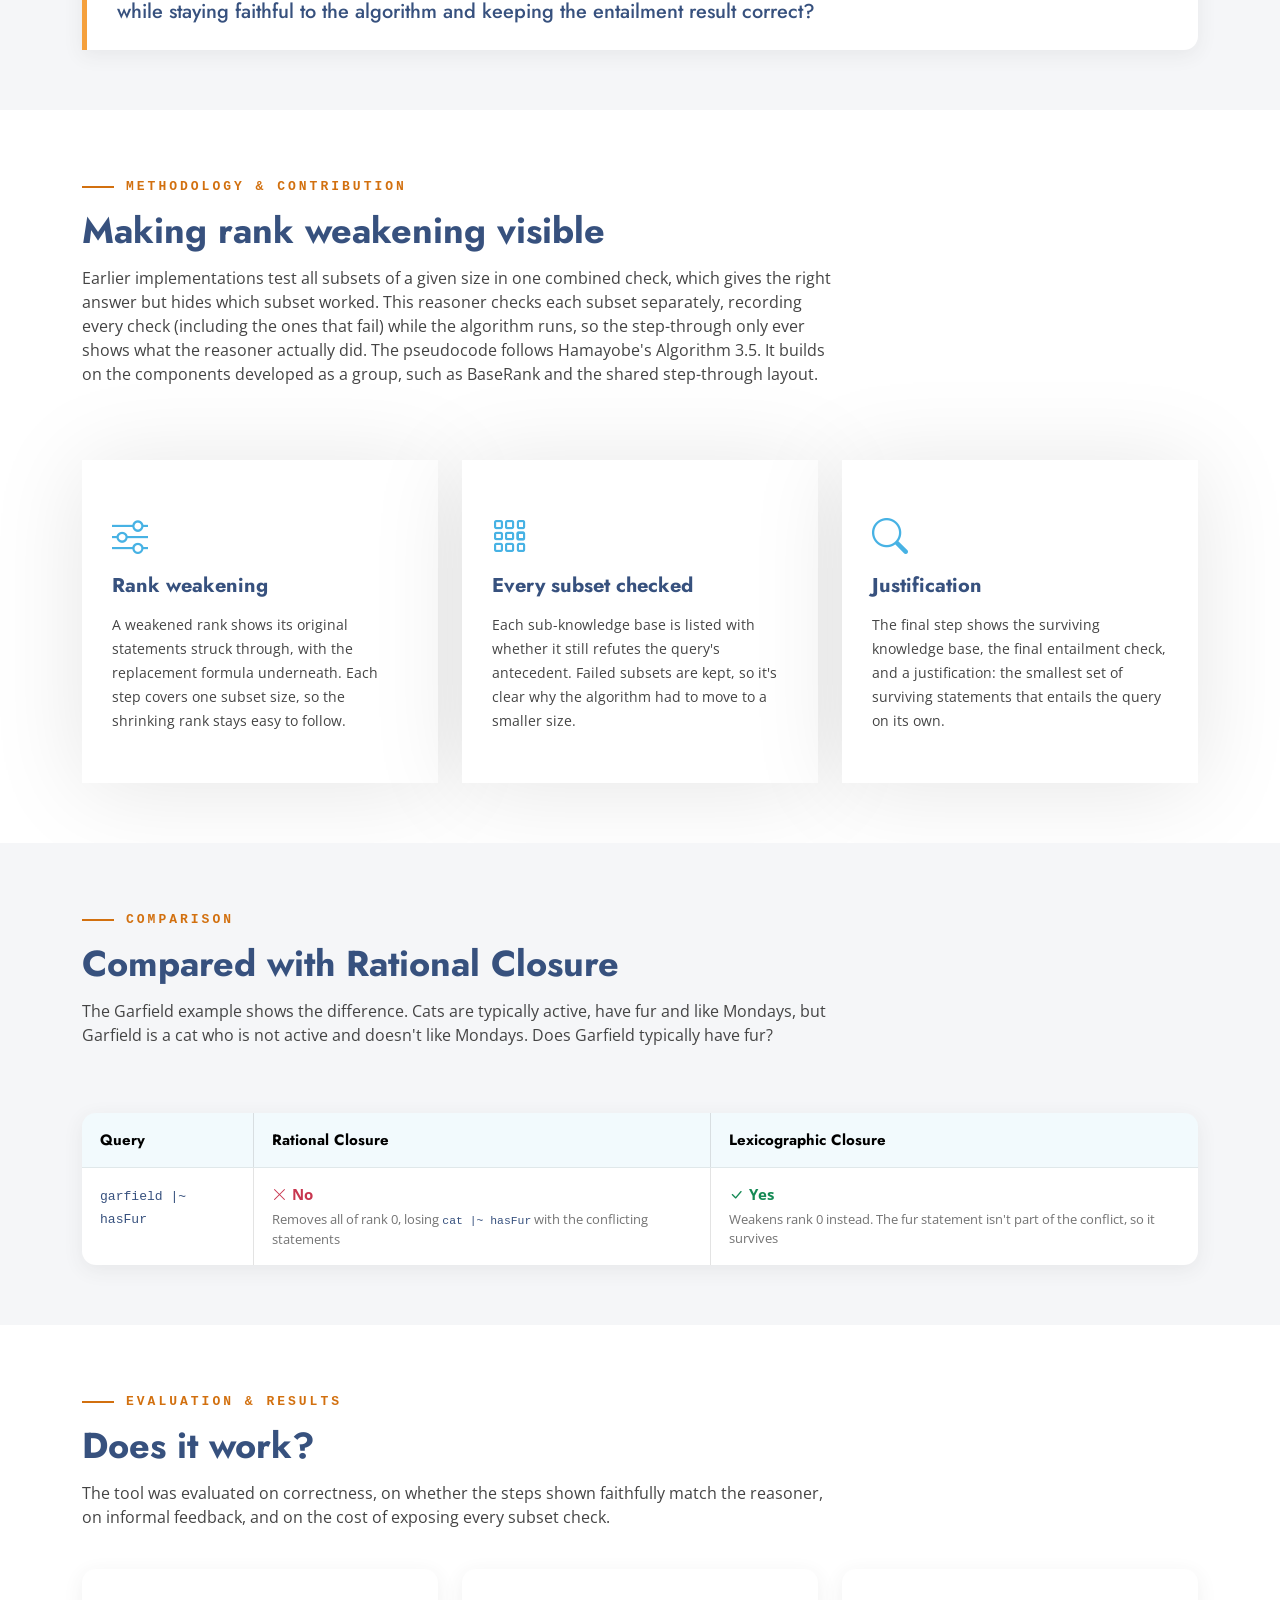
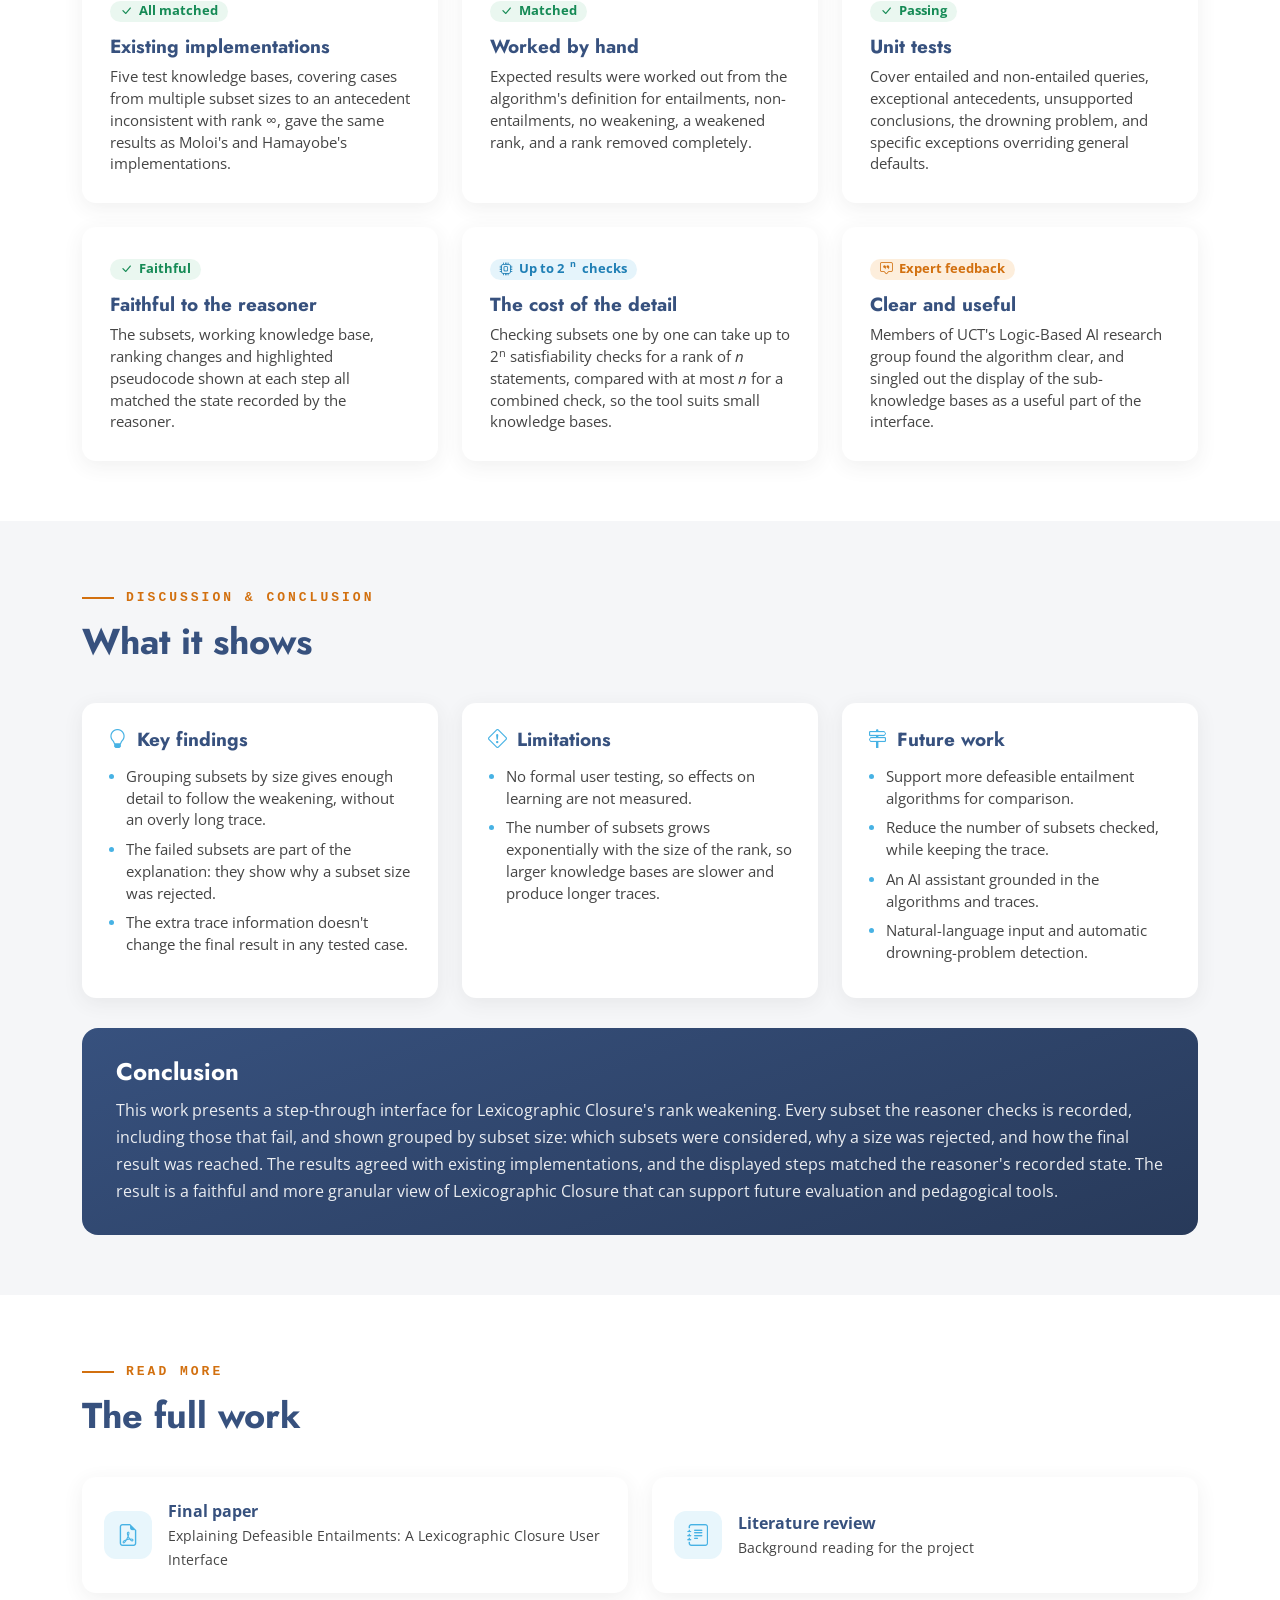
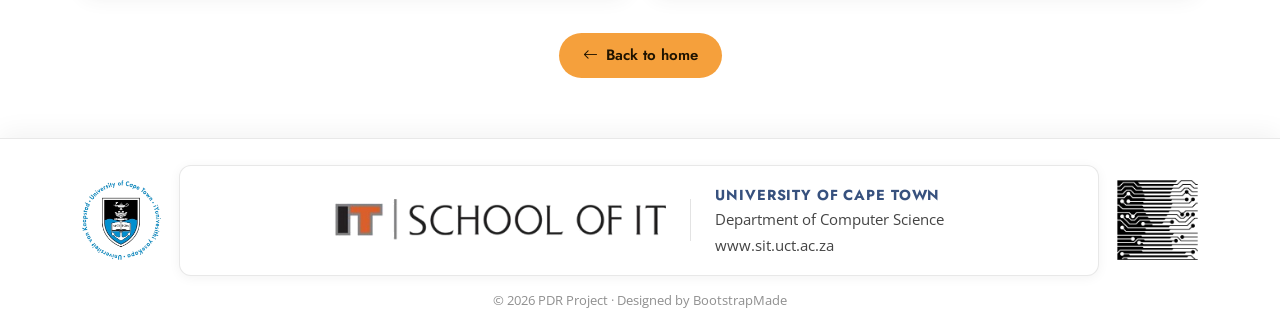
<file: lc.html>
<!DOCTYPE html>
<html lang="en">

<head>
  <meta charset="utf-8">
  <meta content="width=device-width, initial-scale=1.0" name="viewport">
  <title>Lexicographic Closure | PDR Tool</title>
  <meta name="description" content="">
  <meta name="keywords" content="">

  <!-- Favicons -->
  <link href="assets/img/favicon.png" rel="icon">
  <link href="assets/img/apple-touch-icon.png" rel="apple-touch-icon">

  <!-- Fonts -->
  <link href="https://fonts.googleapis.com" rel="preconnect">
  <link href="https://fonts.gstatic.com" rel="preconnect" crossorigin>
  <link href="https://fonts.googleapis.com/css2?family=Open+Sans:ital,wght@0,300;0,400;0,500;0,600;0,700;0,800;1,300;1,400;1,500;1,600;1,700;1,800&family=Poppins:ital,wght@0,100;0,200;0,300;0,400;0,500;0,600;0,700;0,800;0,900;1,100;1,200;1,300;1,400;1,500;1,600;1,700;1,800;1,900&family=Jost:ital,wght@0,100;0,200;0,300;0,400;0,500;0,600;0,700;0,800;0,900;1,100;1,200;1,300;1,400;1,500;1,600;1,700;1,800;1,900&display=swap" rel="stylesheet">

  <!-- Vendor CSS Files -->
  <link href="assets/vendor/bootstrap/css/bootstrap.min.css" rel="stylesheet">
  <link href="assets/vendor/bootstrap-icons/bootstrap-icons.css" rel="stylesheet">
  <link href="assets/vendor/aos/aos.css" rel="stylesheet">
  <link href="assets/vendor/glightbox/css/glightbox.min.css" rel="stylesheet">
  <link href="assets/vendor/swiper/swiper-bundle.min.css" rel="stylesheet">

  <!-- Main CSS File -->
  <link href="assets/css/main.css" rel="stylesheet">
  <link href="assets/css/member.css" rel="stylesheet">

  <!-- =======================================================
  * Template Name: Arsha
  * Template URL: https://bootstrapmade.com/arsha-free-bootstrap-html-template-corporate/
  * Updated: Feb 22 2025 with Bootstrap v5.3.3
  * Author: BootstrapMade.com
  * License: https://bootstrapmade.com/license/
  ======================================================== -->
</head>

<body class="index-page member-page">

  <header id="header" class="header d-flex align-items-center fixed-top">
    <div class="container-fluid container-xl position-relative d-flex align-items-center">

      <a href="index.html" class="logo d-flex align-items-center me-auto">
        <!-- Uncomment the line below if you also wish to use an image logo -->
        <img class="logo-white" src="assets/img/logo.svg" alt="">

        <h1 class="sitename">PDR</h1>
      </a>

      <nav id="navmenu" class="navmenu">
        <ul>
          <li><a href="index.html#overview">Overview</a></li>
          <li><a href="index.html#background">Background</a></li>
          <li><a href="index.html#aims">Aims</a></li>
          <li><a href="index.html#features">Features</a></li>
          <li><a href="index.html#contributions" class="active">Contributions</a></li>
          <li><a href="index.html#team">Team</a></li>
          <li><a href="index.html#documents">Resources</a></li>
          
        </ul>
        <i class="mobile-nav-toggle d-xl-none bi bi-list"></i>
      </nav>

      <!-- <a class="btn-getstarted" href="index.html#overview">Get Started</a> -->

    </div>
  </header>

  <main class="main">

    <!-- Hero -->
    <section id="hero" class="hero hero-bg-photo member-hero section dark-background">
      <div class="container" data-aos="zoom-out">
        <span class="section-eyebrow">Lexicographic Closure</span>
        <h1>Samukelisiwe Zwane</h1>
        <p class="paper-title">Explaining Defeasible Entailments: A Lexicographic Closure User Interface</p>
        <a class="email" href="mailto:zwnsam011@myuct.ac.za">zwnsam011@myuct.ac.za</a>
        <div class="actions">
          <a class="btn-gold" href="documents/PDR_Samukelisiwe_FP.pdf" target="_blank" rel="noopener"><i class="bi bi-file-earmark-pdf"></i> Read the paper</a>
          <a class="btn-ghost" href="index.html#contributions"><i class="bi bi-arrow-left"></i> Back to home</a>
        </div>
      </div>
    </section>

    <!-- Abstract -->
    <section id="abstract" class="section">
      <div class="container">
        <div class="section-head" data-aos="fade-up">
          <span class="section-eyebrow">Abstract</span>
          <h2>Abstract</h2>
        </div>
        <div class="prose" data-aos="fade-up" data-aos-delay="100">
          <p>Defeasible reasoning is a form of non-monotonic reasoning that allows conclusions to be revised when new or more specific information is introduced. Lexicographic Closure is an entailment algorithm that handles these exceptions while preserving as much relevant information as possible. Existing tools often focus on the final entailment result rather than clearly showing how that result was reached. This paper presents the Lexicographic Closure component of PDR-Tool, a web-based pedagogical debugger-like tool for explaining defeasible reasoning. The tool provides a step-through interface that presents the reasoning process alongside the formal algorithm and plain-English explanations. In particular, it exposes the intermediate checks performed when Lexicographic Closure resolves conflicting information. The implementation was evaluated for correctness against existing implementations and for faithfulness by comparing the displayed steps with the reasoning performed by the backend. The results show that the tool produces the expected entailment results while providing a detailed and faithful representation of the Lexicographic Closure process.</p>
        </div>
      </div>
    </section>

    <!-- Introduction -->
    <section id="introduction" class="section light-background">
      <div class="container">
        <div class="section-head" data-aos="fade-up">
          <span class="section-eyebrow">Introduction</span>
          <h2>The answer doesn't show how the rank was weakened</h2>
        </div>
        <div class="prose" data-aos="fade-up" data-aos-delay="100">
          <p>When a rank conflicts with a query, Rational Closure discards the whole rank, even if only one statement causes the conflict: the drowning problem. Lexicographic Closure avoids this by testing smaller and smaller subsets of the rank and keeping as much information as possible. But its final answer says nothing about how the rank was weakened, or which information was rejected along the way.</p>
        </div>
        <div class="rq-box" data-aos="fade-up">
          <span>Aim</span>
          <p>How much of Lexicographic Closure's subset-based rank weakening can be exposed through a step-through interface, while staying faithful to the algorithm and keeping the entailment result correct?</p>
        </div>
      </div>
    </section>

    <!-- Methodology & contribution -->
    <section id="contribution" class="section">
      <div class="container">
        <div class="section-head" data-aos="fade-up">
          <span class="section-eyebrow">Methodology &amp; contribution</span>
          <h2>Making rank weakening visible</h2>
          <p>Earlier implementations test all subsets of a given size in one combined check, which gives the right answer but hides which subset worked. This reasoner checks each subset separately, recording every check (including the ones that fail) while the algorithm runs, so the step-through only ever shows what the reasoner actually did. The pseudocode follows Hamayobe's Algorithm 3.5. It builds on the components developed as a group, such as BaseRank and the shared step-through layout.</p>
        </div>

        <div class="row gy-4 services">
          <div class="col-lg-4" data-aos="fade-up" data-aos-delay="100">
            <div class="service-item">
              <div class="icon"><i class="bi bi-sliders"></i></div>
              <h3>Rank weakening</h3>
              <p>A weakened rank shows its original statements struck through, with the replacement formula underneath. Each step covers one subset size, so the shrinking rank stays easy to follow.</p>
            </div>
          </div>
          <div class="col-lg-4" data-aos="fade-up" data-aos-delay="200">
            <div class="service-item">
              <div class="icon"><i class="bi bi-grid-3x3-gap"></i></div>
              <h3>Every subset checked</h3>
              <p>Each sub-knowledge base is listed with whether it still refutes the query's antecedent. Failed subsets are kept, so it's clear why the algorithm had to move to a smaller size.</p>
            </div>
          </div>
          <div class="col-lg-4" data-aos="fade-up" data-aos-delay="300">
            <div class="service-item">
              <div class="icon"><i class="bi bi-search"></i></div>
              <h3>Justification</h3>
              <p>The final step shows the surviving knowledge base, the final entailment check, and a justification: the smallest set of surviving statements that entails the query on its own.</p>
            </div>
          </div>
        </div>
      </div>
    </section>

    <!-- Comparison -->
    <section id="comparison" class="section light-background">
      <div class="container">
        <div class="section-head" data-aos="fade-up">
          <span class="section-eyebrow">Comparison</span>
          <h2>Compared with Rational Closure</h2>
          <p>The Garfield example shows the difference. Cats are typically active, have fur and like Mondays, but Garfield is a cat who is not active and doesn't like Mondays. Does Garfield typically have fur?</p>
        </div>

        <div class="cmp-table" data-aos="fade-up">
          <table>
            <thead>
              <tr>
                <th>Query</th>
                <th>Rational Closure</th>
                <th>Lexicographic Closure</th>
              </tr>
            </thead>
            <tbody>
              <tr>
                <td><code>garfield |~ hasFur</code></td>
                <td><span class="no"><i class="bi bi-x-lg"></i> No</span><small>Removes all of rank 0, losing <code>cat |~ hasFur</code> with the conflicting statements</small></td>
                <td><span class="yes"><i class="bi bi-check-lg"></i> Yes</span><small>Weakens rank 0 instead. The fur statement isn't part of the conflict, so it survives</small></td>
              </tr>
            </tbody>
          </table>
        </div>
      </div>
    </section>

    <!-- Evaluation & results -->
    <section id="results" class="section">
      <div class="container">
        <div class="section-head" data-aos="fade-up">
          <span class="section-eyebrow">Evaluation &amp; results</span>
          <h2>Does it work?</h2>
          <p>The tool was evaluated on correctness, on whether the steps shown faithfully match the reasoner, on informal feedback, and on the cost of exposing every subset check.</p>
        </div>

        <div class="row gy-4">
          <div class="col-lg-4 col-md-6" data-aos="fade-up" data-aos-delay="100">
            <div class="check-card">
              <span class="badge"><i class="bi bi-check-lg"></i> All matched</span>
              <h3>Existing implementations</h3>
              <p>Five test knowledge bases, covering cases from multiple subset sizes to an antecedent inconsistent with rank &infin;, gave the same results as Moloi's and Hamayobe's implementations.</p>
            </div>
          </div>
          <div class="col-lg-4 col-md-6" data-aos="fade-up" data-aos-delay="200">
            <div class="check-card">
              <span class="badge"><i class="bi bi-check-lg"></i> Matched</span>
              <h3>Worked by hand</h3>
              <p>Expected results were worked out from the algorithm's definition for entailments, non-entailments, no weakening, a weakened rank, and a rank removed completely.</p>
            </div>
          </div>
          <div class="col-lg-4 col-md-6" data-aos="fade-up" data-aos-delay="300">
            <div class="check-card">
              <span class="badge"><i class="bi bi-check-lg"></i> Passing</span>
              <h3>Unit tests</h3>
              <p>Cover entailed and non-entailed queries, exceptional antecedents, unsupported conclusions, the drowning problem, and specific exceptions overriding general defaults.</p>
            </div>
          </div>
          <div class="col-lg-4 col-md-6" data-aos="fade-up" data-aos-delay="100">
            <div class="check-card">
              <span class="badge"><i class="bi bi-check-lg"></i> Faithful</span>
              <h3>Faithful to the reasoner</h3>
              <p>The subsets, working knowledge base, ranking changes and highlighted pseudocode shown at each step all matched the state recorded by the reasoner.</p>
            </div>
          </div>
          <div class="col-lg-4 col-md-6" data-aos="fade-up" data-aos-delay="200">
            <div class="check-card">
              <span class="badge blue"><i class="bi bi-cpu"></i> Up to 2<sup>n</sup> checks</span>
              <h3>The cost of the detail</h3>
              <p>Checking subsets one by one can take up to 2<sup>n</sup> satisfiability checks for a rank of <em>n</em> statements, compared with at most <em>n</em> for a combined check, so the tool suits small knowledge bases.</p>
            </div>
          </div>
          <div class="col-lg-4 col-md-6" data-aos="fade-up" data-aos-delay="300">
            <div class="check-card">
              <span class="badge gold"><i class="bi bi-chat-square-quote"></i> Expert feedback</span>
              <h3>Clear and useful</h3>
              <p>Members of UCT's Logic-Based AI research group found the algorithm clear, and singled out the display of the sub-knowledge bases as a useful part of the interface.</p>
            </div>
          </div>
        </div>
      </div>
    </section>

    <!-- Discussion & conclusion -->
    <section id="discussion" class="section light-background">
      <div class="container">
        <div class="section-head" data-aos="fade-up">
          <span class="section-eyebrow">Discussion &amp; conclusion</span>
          <h2>What it shows</h2>
        </div>

        <div class="row gy-4">
          <div class="col-lg-4" data-aos="fade-up" data-aos-delay="100">
            <div class="disc-card">
              <h3><i class="bi bi-lightbulb"></i> Key findings</h3>
              <ul>
                <li>Grouping subsets by size gives enough detail to follow the weakening, without an overly long trace.</li>
                <li>The failed subsets are part of the explanation: they show why a subset size was rejected.</li>
                <li>The extra trace information doesn't change the final result in any tested case.</li>
              </ul>
            </div>
          </div>
          <div class="col-lg-4" data-aos="fade-up" data-aos-delay="200">
            <div class="disc-card">
              <h3><i class="bi bi-exclamation-diamond"></i> Limitations</h3>
              <ul>
                <li>No formal user testing, so effects on learning are not measured.</li>
                <li>The number of subsets grows exponentially with the size of the rank, so larger knowledge bases are slower and produce longer traces.</li>
              </ul>
            </div>
          </div>
          <div class="col-lg-4" data-aos="fade-up" data-aos-delay="300">
            <div class="disc-card">
              <h3><i class="bi bi-signpost-2"></i> Future work</h3>
              <ul>
                <li>Support more defeasible entailment algorithms for comparison.</li>
                <li>Reduce the number of subsets checked, while keeping the trace.</li>
                <li>An AI assistant grounded in the algorithms and traces.</li>
                <li>Natural-language input and automatic drowning-problem detection.</li>
              </ul>
            </div>
          </div>
        </div>

        <div class="conclusion-box" data-aos="fade-up">
          <h3>Conclusion</h3>
          <p>This work presents a step-through interface for Lexicographic Closure's rank weakening. Every subset the reasoner checks is recorded, including those that fail, and shown grouped by subset size: which subsets were considered, why a size was rejected, and how the final result was reached. The results agreed with existing implementations, and the displayed steps matched the reasoner's recorded state. The result is a faithful and more granular view of Lexicographic Closure that can support future evaluation and pedagogical tools.</p>
        </div>
      </div>
    </section>

    <!-- Read more -->
    <section id="resources" class="section">
      <div class="container">
        <div class="section-head" data-aos="fade-up">
          <span class="section-eyebrow">Read more</span>
          <h2>The full work</h2>
        </div>

        <div class="row gy-4">
          <div class="col-md-6" data-aos="fade-up" data-aos-delay="100">
            <a class="res-link" href="documents/PDR_Samukelisiwe_FP.pdf" target="_blank" rel="noopener">
              <i class="bi bi-file-earmark-pdf"></i>
              <div><b>Final paper</b><span>Explaining Defeasible Entailments: A Lexicographic Closure User Interface</span></div>
            </a>
          </div>
          <div class="col-md-6" data-aos="fade-up" data-aos-delay="200">
            <a class="res-link" href="documents/PDR_Samukelisiwe_LR.pdf" target="_blank" rel="noopener">
              <i class="bi bi-journal-text"></i>
              <div><b>Literature review</b><span>Background reading for the project</span></div>
            </a>
          </div>
        </div>

        <div class="page-end" data-aos="fade-up">
          <a class="btn-gold" href="index.html#contributions"><i class="bi bi-arrow-left"></i> Back to home</a>
        </div>
      </div>
    </section>

  </main>

  <footer id="footer" class="footer pdr-footer">
    <div class="container">
      <div class="footer-inner">

        <!-- Left logo -->
        <img src="assets/img/uct-logo.webp" alt="University of Cape Town logo" class="footer-logo" loading="lazy">

        <!-- UCT info -->
        <div class="footer-box footer-info">
          <img src="assets/img/school-of-it-logo.png" alt="UCT School of IT logo" class="footer-sit-logo" loading="lazy">
          <div class="footer-info-text">
            <p class="uc-title">University of Cape Town</p>
            <p>Department of Computer Science</p>
            <p><a href="https://sit.uct.ac.za" target="_blank" rel="noopener">www.sit.uct.ac.za</a></p>
          </div>
        </div>

        <!-- Right logo -->
        <img src="assets/img/cs-logo.webp" alt="Department of Computer Science logo" class="footer-logo" loading="lazy">

      </div>

      <div class="footer-credits">
        &copy; 2026 PDR Project &middot; Designed by <a href="https://bootstrapmade.com/">BootstrapMade</a>
      </div>
      
    </div>
  </footer>

  <!-- Back to home (always visible) -->
  <a href="index.html#contributions" class="back-home"><i class="bi bi-arrow-left"></i><span>Back to home</span></a>

  <!-- Scroll Top -->
  <a href="#" id="scroll-top" class="scroll-top d-flex align-items-center justify-content-center"><i class="bi bi-arrow-up-short"></i></a>

  <!-- Preloader -->
  <div id="preloader"></div>

  <!-- Vendor JS Files -->
  <script src="assets/vendor/bootstrap/js/bootstrap.bundle.min.js"></script>
  <script src="assets/vendor/aos/aos.js"></script>
  <script src="assets/vendor/glightbox/js/glightbox.min.js"></script>
  <script src="assets/vendor/swiper/swiper-bundle.min.js"></script>
  <script src="assets/vendor/waypoints/noframework.waypoints.js"></script>
  <script src="assets/vendor/imagesloaded/imagesloaded.pkgd.min.js"></script>
  <script src="assets/vendor/isotope-layout/isotope.pkgd.min.js"></script>

  <!-- Main JS File -->
  <script src="assets/js/main.js"></script>

</body>

</html>
</file>
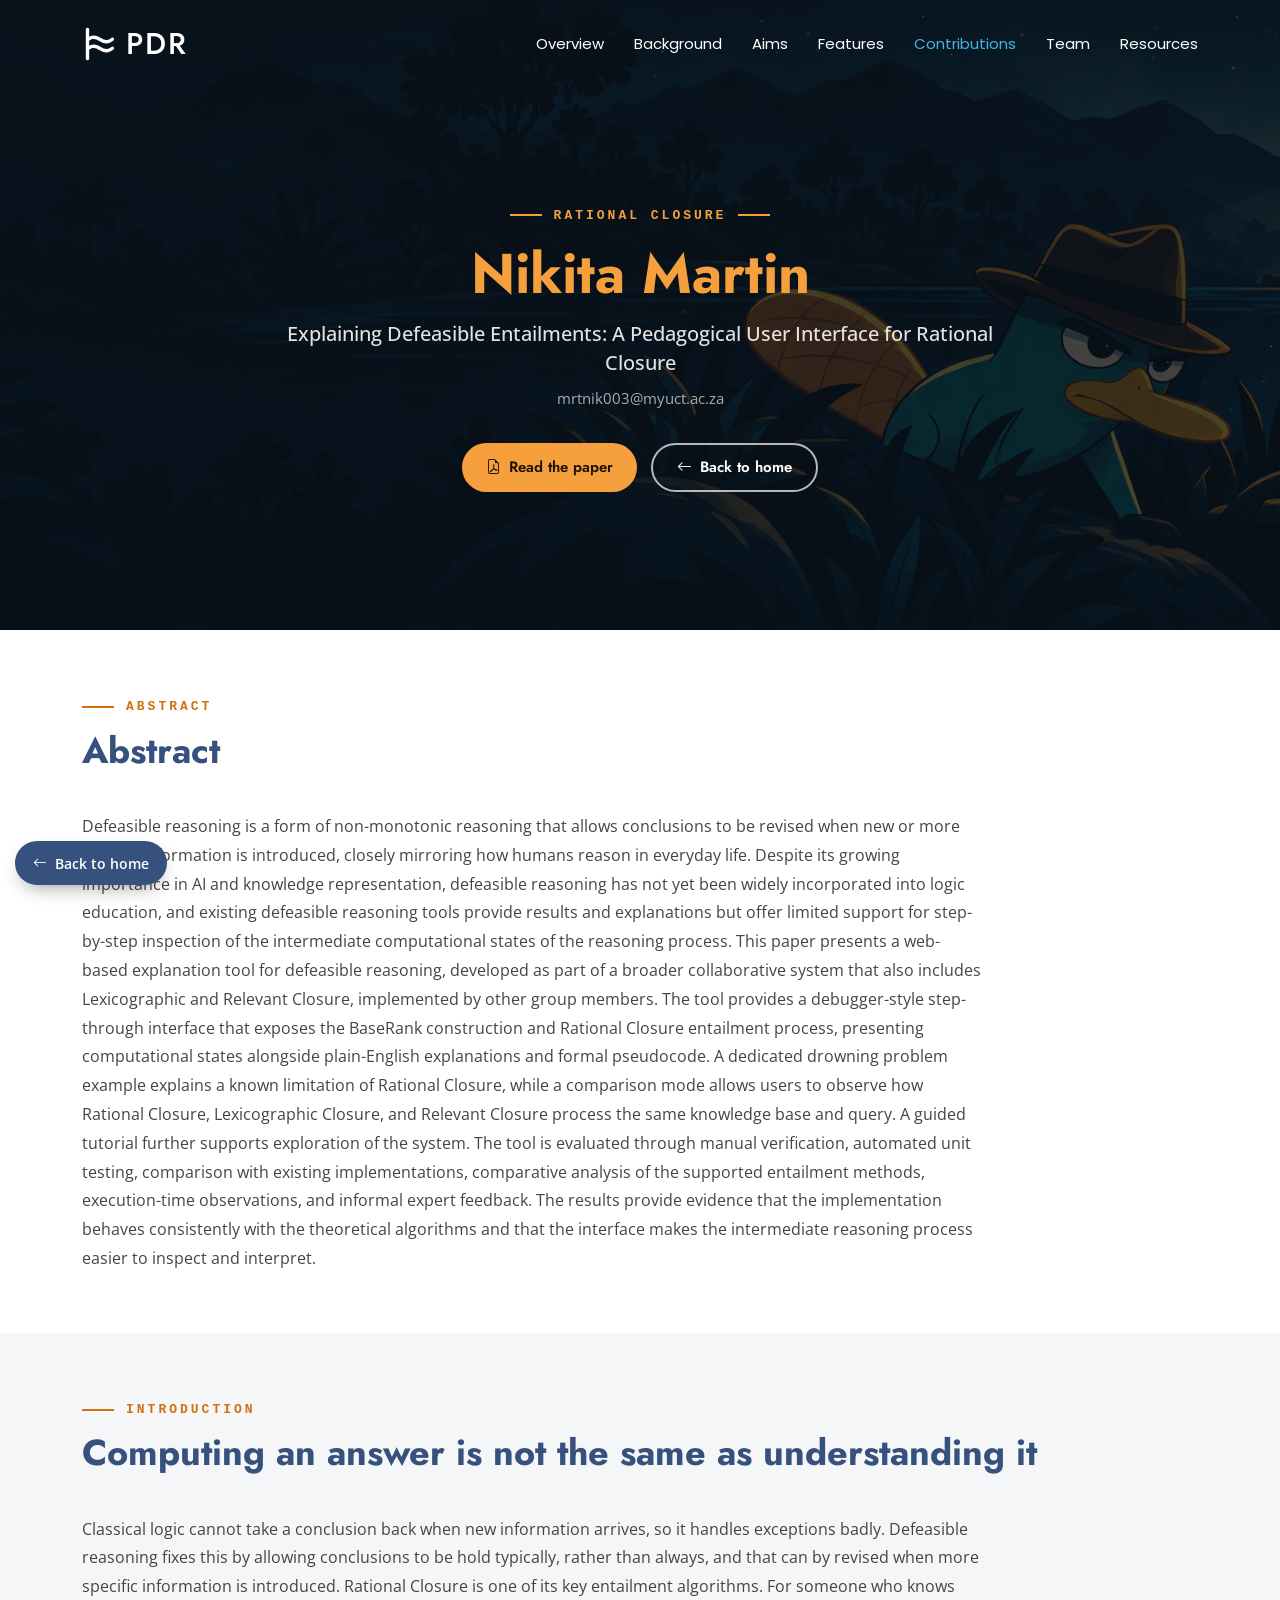
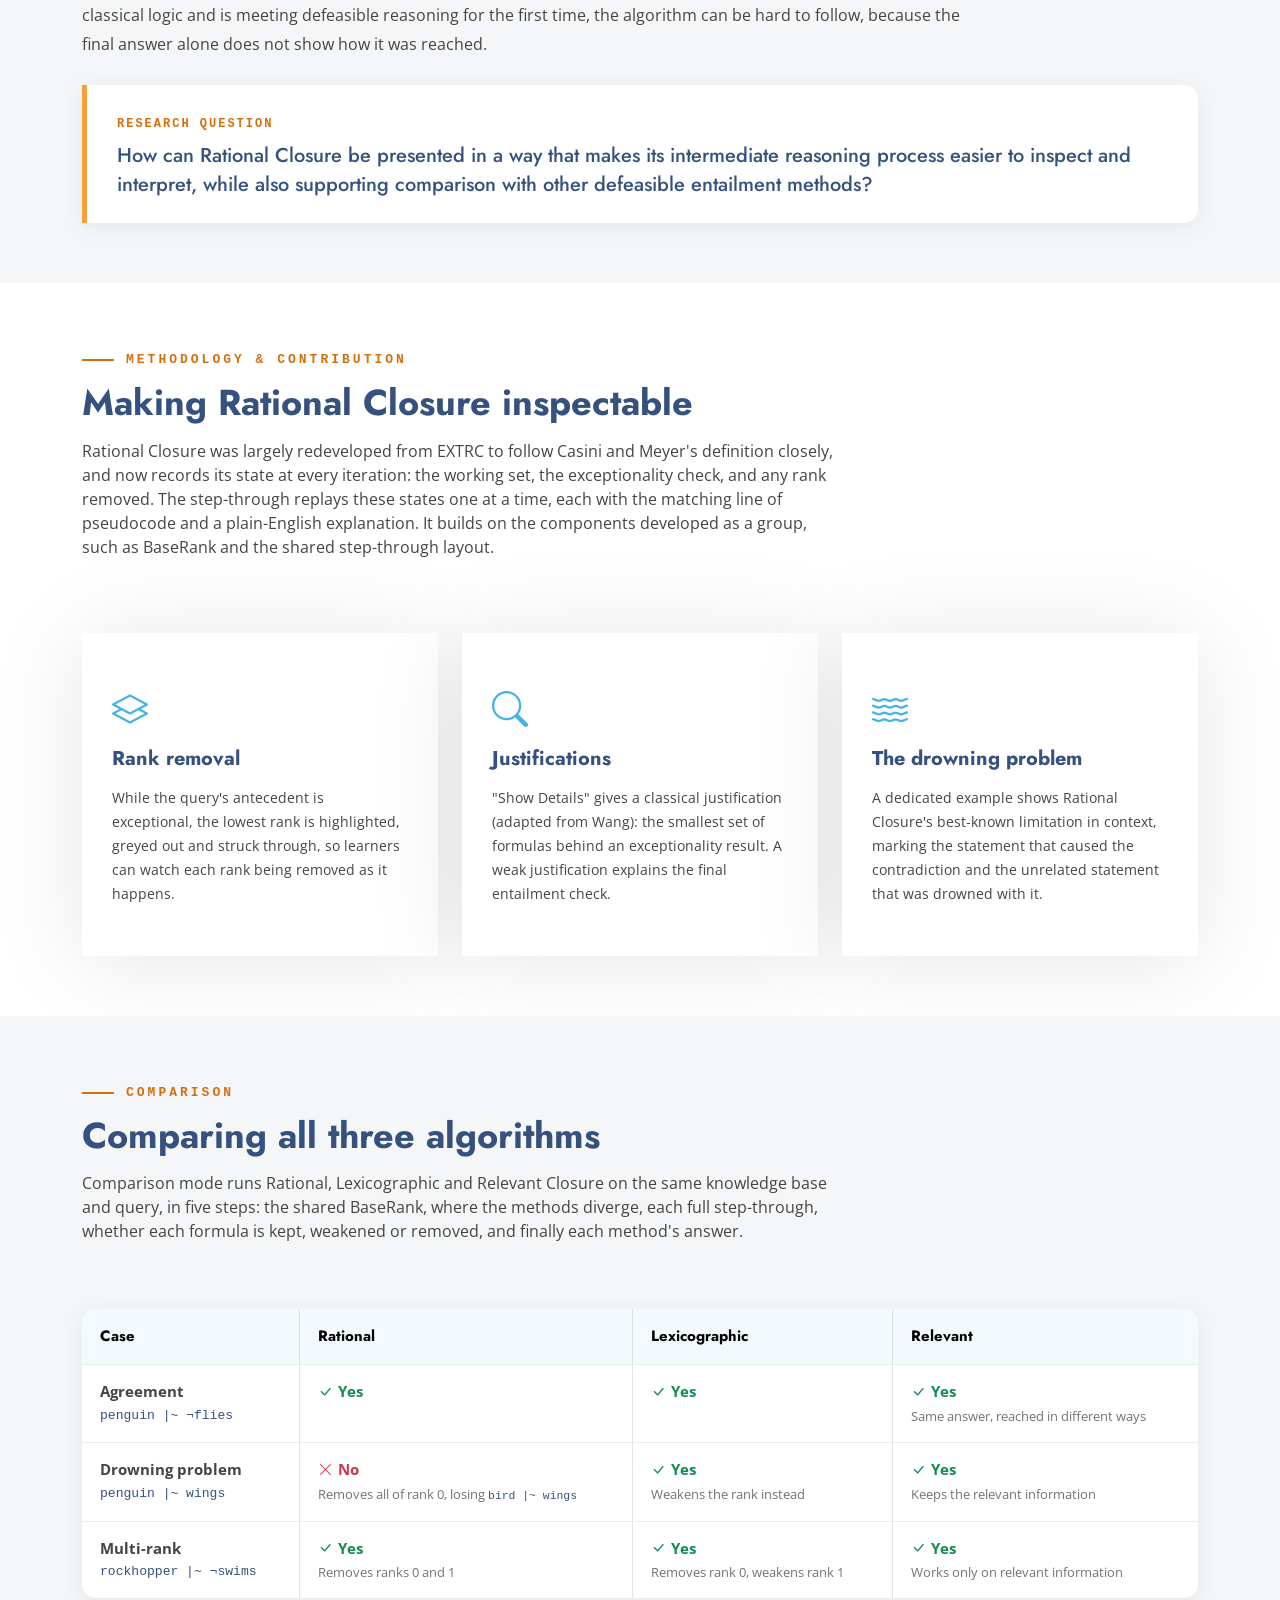
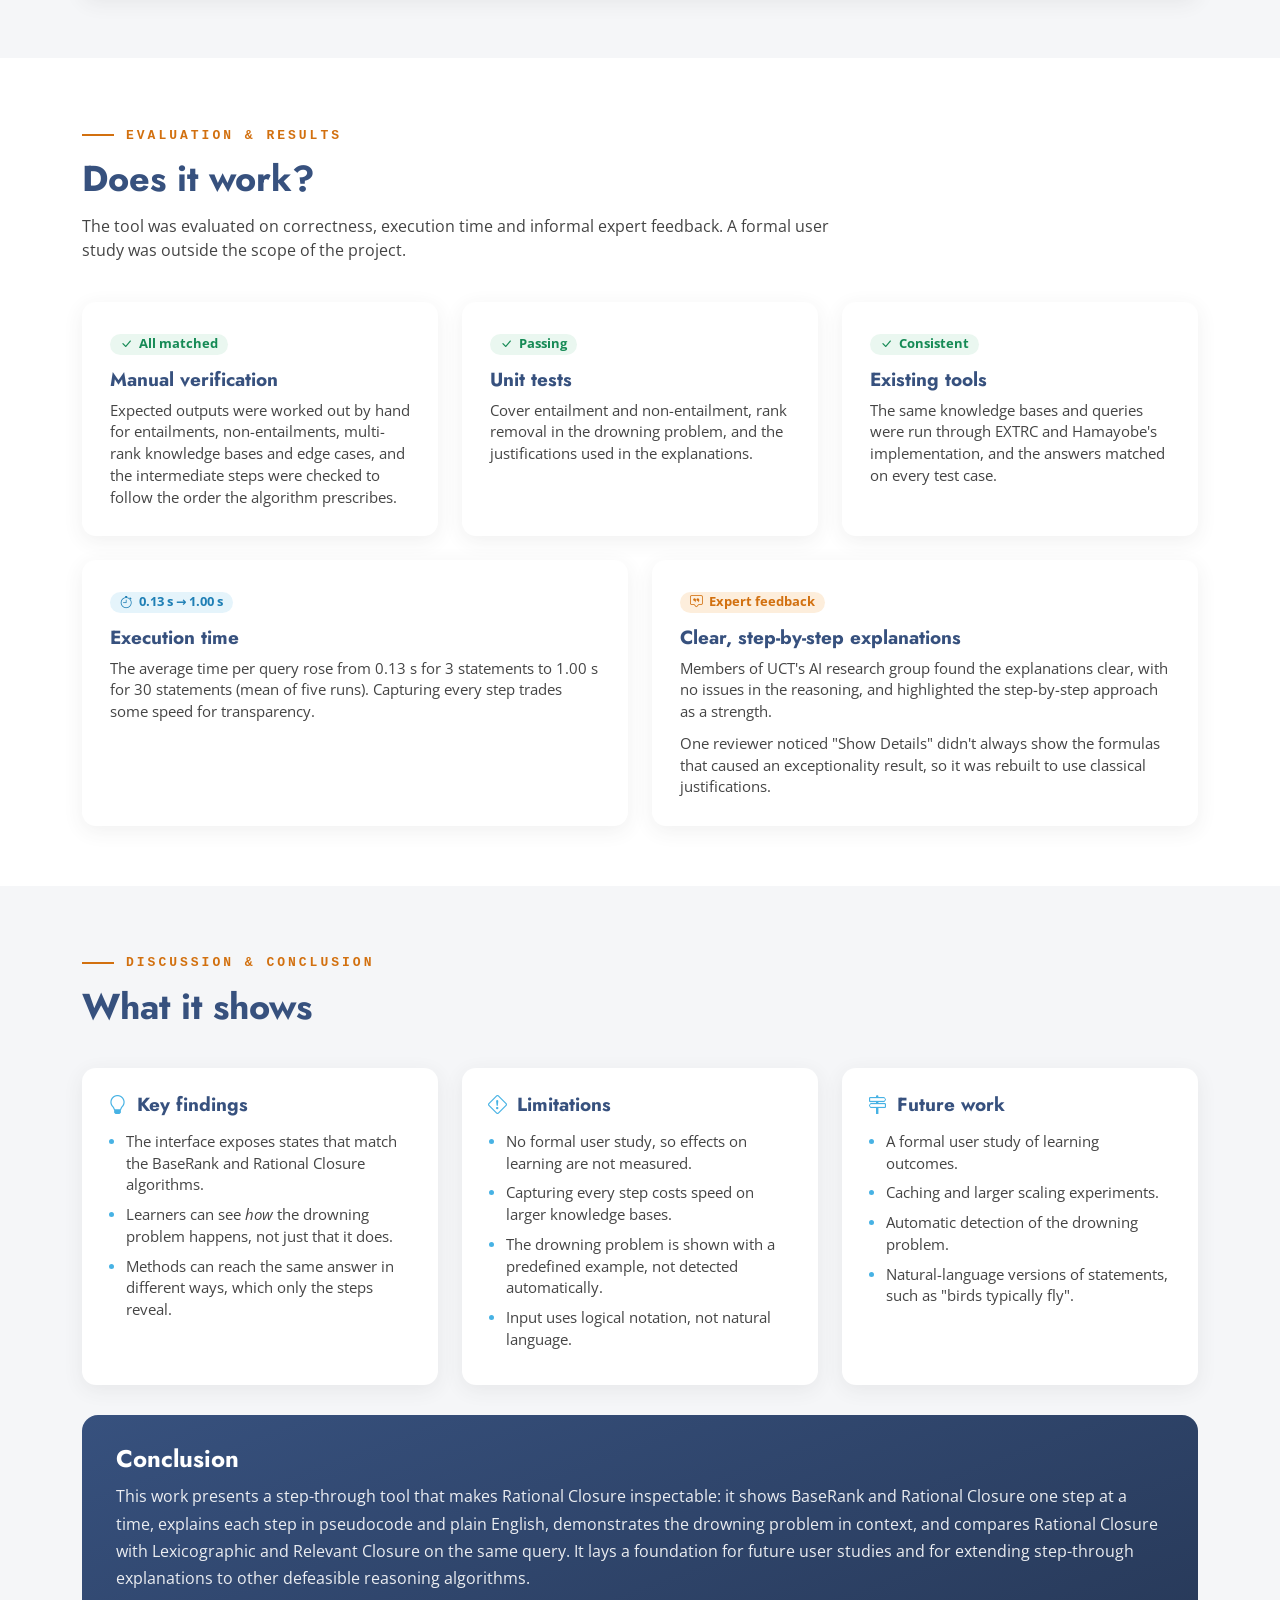
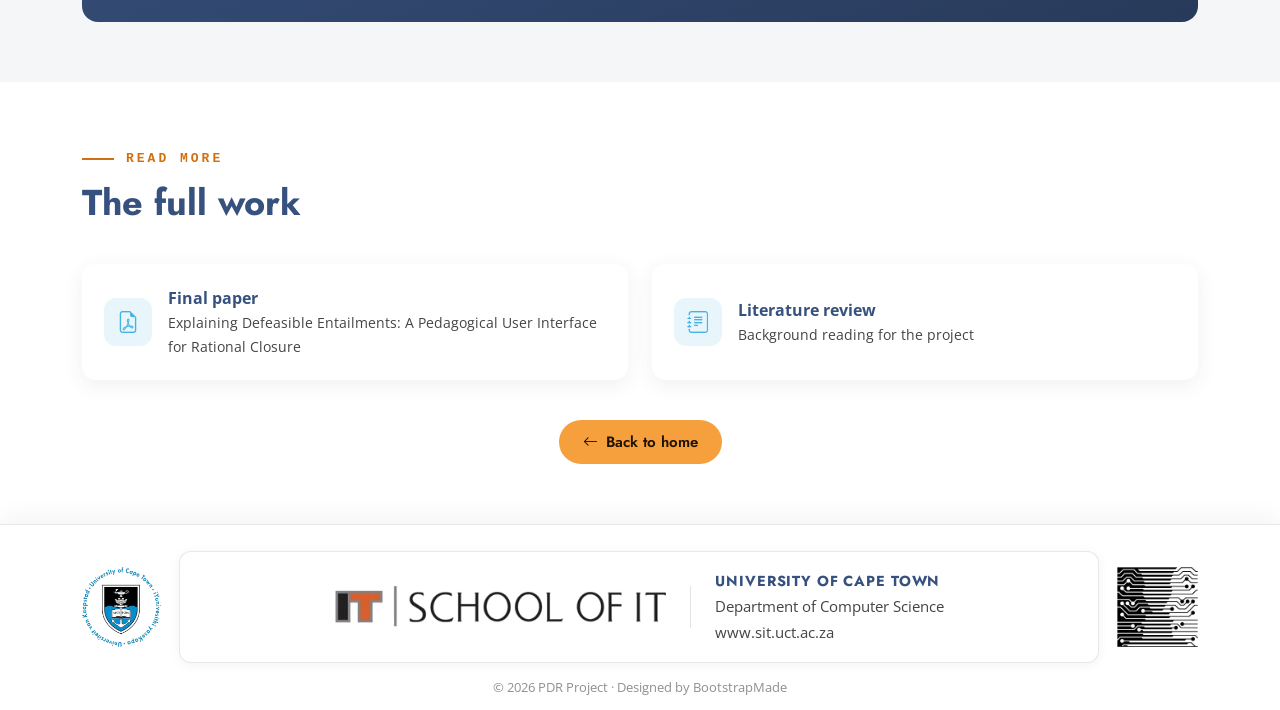
<file: rc.html>
<!DOCTYPE html>
<html lang="en">

<head>
  <meta charset="utf-8">
  <meta content="width=device-width, initial-scale=1.0" name="viewport">
  <title>Rational Closure | PDR Tool</title>
  <meta name="description" content="">
  <meta name="keywords" content="">

  <!-- Favicons -->
  <link href="assets/img/favicon.png" rel="icon">
  <link href="assets/img/apple-touch-icon.png" rel="apple-touch-icon">

  <!-- Fonts -->
  <link href="https://fonts.googleapis.com" rel="preconnect">
  <link href="https://fonts.gstatic.com" rel="preconnect" crossorigin>
  <link href="https://fonts.googleapis.com/css2?family=Open+Sans:ital,wght@0,300;0,400;0,500;0,600;0,700;0,800;1,300;1,400;1,500;1,600;1,700;1,800&family=Poppins:ital,wght@0,100;0,200;0,300;0,400;0,500;0,600;0,700;0,800;0,900;1,100;1,200;1,300;1,400;1,500;1,600;1,700;1,800;1,900&family=Jost:ital,wght@0,100;0,200;0,300;0,400;0,500;0,600;0,700;0,800;0,900;1,100;1,200;1,300;1,400;1,500;1,600;1,700;1,800;1,900&display=swap" rel="stylesheet">

  <!-- Vendor CSS Files -->
  <link href="assets/vendor/bootstrap/css/bootstrap.min.css" rel="stylesheet">
  <link href="assets/vendor/bootstrap-icons/bootstrap-icons.css" rel="stylesheet">
  <link href="assets/vendor/aos/aos.css" rel="stylesheet">
  <link href="assets/vendor/glightbox/css/glightbox.min.css" rel="stylesheet">
  <link href="assets/vendor/swiper/swiper-bundle.min.css" rel="stylesheet">

  <!-- Main CSS File -->
  <link href="assets/css/main.css" rel="stylesheet">
  <link href="assets/css/member.css" rel="stylesheet">

  <!-- =======================================================
  * Template Name: Arsha
  * Template URL: https://bootstrapmade.com/arsha-free-bootstrap-html-template-corporate/
  * Updated: Feb 22 2025 with Bootstrap v5.3.3
  * Author: BootstrapMade.com
  * License: https://bootstrapmade.com/license/
  ======================================================== -->
</head>

<body class="index-page member-page">

  <header id="header" class="header d-flex align-items-center fixed-top">
    <div class="container-fluid container-xl position-relative d-flex align-items-center">

      <a href="index.html" class="logo d-flex align-items-center me-auto">
        <!-- Uncomment the line below if you also wish to use an image logo -->
        <img class="logo-white" src="assets/img/logo.svg" alt="">

        <h1 class="sitename">PDR</h1>
      </a>

      <nav id="navmenu" class="navmenu">
        <ul>
          <li><a href="index.html#overview">Overview</a></li>
          <li><a href="index.html#background">Background</a></li>
          <li><a href="index.html#aims">Aims</a></li>
          <li><a href="index.html#features">Features</a></li>
          <li><a href="index.html#contributions" class="active">Contributions</a></li>
          <li><a href="index.html#team">Team</a></li>
          <li><a href="index.html#documents">Resources</a></li>
          
        </ul>
        <i class="mobile-nav-toggle d-xl-none bi bi-list"></i>
      </nav>

      <!-- <a class="btn-getstarted" href="index.html#overview">Get Started</a> -->

    </div>
  </header>

  <main class="main">

    <!-- Hero -->
    <section id="hero" class="hero hero-bg-photo member-hero section dark-background">
      <div class="container" data-aos="zoom-out">
        <span class="section-eyebrow">Rational Closure</span>
        <h1>Nikita Martin</h1>
        <p class="paper-title">Explaining Defeasible Entailments: A Pedagogical User Interface for Rational Closure</p>
        <a class="email" href="mailto:mrtnik003@myuct.ac.za">mrtnik003@myuct.ac.za</a>
        <div class="actions">
          <a class="btn-gold" href="documents/PDR_Nikita_FP.pdf" target="_blank" rel="noopener"><i class="bi bi-file-earmark-pdf"></i> Read the paper</a>
          <a class="btn-ghost" href="index.html#contributions"><i class="bi bi-arrow-left"></i> Back to home</a>
        </div>
      </div>
    </section>

    <!-- Abstract -->
    <section id="abstract" class="section">
      <div class="container">
        <div class="section-head" data-aos="fade-up">
          <span class="section-eyebrow">Abstract</span>
          <h2>Abstract</h2>
        </div>
        <div class="prose" data-aos="fade-up" data-aos-delay="100">
          <p>Defeasible reasoning is a form of non-monotonic reasoning that allows conclusions to be revised when new or more specific information is introduced, closely mirroring how humans reason in everyday life. Despite its growing importance in AI and knowledge representation, defeasible reasoning has not yet been widely incorporated into logic education, and existing defeasible reasoning tools provide results and explanations but offer limited support for step-by-step inspection of the intermediate computational states of the reasoning process. This paper presents a web-based explanation tool for defeasible reasoning, developed as part of a broader collaborative system that also includes Lexicographic and Relevant Closure, implemented by other group members. The tool provides a debugger-style step-through interface that exposes the BaseRank construction and Rational Closure entailment process, presenting computational states alongside plain-English explanations and formal pseudocode. A dedicated drowning problem example explains a known limitation of Rational Closure, while a comparison mode allows users to observe how Rational Closure, Lexicographic Closure, and Relevant Closure process the same knowledge base and query. A guided tutorial further supports exploration of the system. The tool is evaluated through manual verification, automated unit testing, comparison with existing implementations, comparative analysis of the supported entailment methods, execution-time observations, and informal expert feedback. The results provide evidence that the implementation behaves consistently with the theoretical algorithms and that the interface makes the intermediate reasoning process easier to inspect and interpret.</p>
        </div>
      </div>
    </section>

    <!-- Introduction -->
    <section id="introduction" class="section light-background">
      <div class="container">
        <div class="section-head" data-aos="fade-up">
          <span class="section-eyebrow">Introduction</span>
          <h2>Computing an answer is not the same as understanding it</h2>
        </div>
        <div class="prose" data-aos="fade-up" data-aos-delay="100">
          <p>Classical logic cannot take a conclusion back when new information arrives, so it handles exceptions badly. Defeasible reasoning fixes this by allowing conclusions to be hold typically, rather than always, and that can by revised when more specific information is introduced. Rational Closure is one of its key entailment algorithms. For someone who knows classical logic and is meeting defeasible reasoning for the first time, the algorithm can be hard to follow, because the final answer alone does not show how it was reached.</p>
        </div>
        <div class="rq-box" data-aos="fade-up">
          <span>Research question</span>
          <p>How can Rational Closure be presented in a way that makes its intermediate reasoning process easier to inspect and interpret, while also supporting comparison with other defeasible entailment methods?</p>
        </div>
      </div>
    </section>

    <!-- Methodology & contribution -->
    <section id="contribution" class="section">
      <div class="container">
        <div class="section-head" data-aos="fade-up">
          <span class="section-eyebrow">Methodology &amp; contribution</span>
          <h2>Making Rational Closure inspectable</h2>
          <p>Rational Closure was largely redeveloped from EXTRC to follow Casini and Meyer's definition closely, and now records its state at every iteration: the working set, the exceptionality check, and any rank removed. The step-through replays these states one at a time, each with the matching line of pseudocode and a plain-English explanation. It builds on the components developed as a group, such as BaseRank and the shared step-through layout.</p>
        </div>

        <div class="row gy-4 services">
          <div class="col-lg-4" data-aos="fade-up" data-aos-delay="100">
            <div class="service-item">
              <div class="icon"><i class="bi bi-layers"></i></div>
              <h3>Rank removal</h3>
              <p>While the query's antecedent is exceptional, the lowest rank is highlighted, greyed out and struck through, so learners can watch each rank being removed as it happens.</p>
            </div>
          </div>
          <div class="col-lg-4" data-aos="fade-up" data-aos-delay="200">
            <div class="service-item">
              <div class="icon"><i class="bi bi-search"></i></div>
              <h3>Justifications</h3>
              <p>"Show Details" gives a classical justification (adapted from Wang): the smallest set of formulas behind an exceptionality result. A weak justification explains the final entailment check.</p>
            </div>
          </div>
          <div class="col-lg-4" data-aos="fade-up" data-aos-delay="300">
            <div class="service-item">
              <div class="icon"><i class="bi bi-water"></i></div>
              <h3>The drowning problem</h3>
              <p>A dedicated example shows Rational Closure's best-known limitation in context, marking the statement that caused the contradiction and the unrelated statement that was drowned with it.</p>
            </div>
          </div>
        </div>
      </div>
    </section>

    <!-- Comparison -->
    <section id="comparison" class="section light-background">
      <div class="container">
        <div class="section-head" data-aos="fade-up">
          <span class="section-eyebrow">Comparison</span>
          <h2>Comparing all three algorithms</h2>
          <p>Comparison mode runs Rational, Lexicographic and Relevant Closure on the same knowledge base and query, in five steps: the shared BaseRank, where the methods diverge, each full step-through, whether each formula is kept, weakened or removed, and finally each method's answer.</p>
        </div>

        <div class="cmp-table" data-aos="fade-up">
          <table>
            <thead>
              <tr>
                <th>Case</th>
                <th>Rational</th>
                <th>Lexicographic</th>
                <th>Relevant</th>
              </tr>
            </thead>
            <tbody>
              <tr>
                <td><b>Agreement</b><br><code>penguin |~ &not;flies</code></td>
                <td><span class="yes"><i class="bi bi-check-lg"></i> Yes</span></td>
                <td><span class="yes"><i class="bi bi-check-lg"></i> Yes</span></td>
                <td><span class="yes"><i class="bi bi-check-lg"></i> Yes</span><small>Same answer, reached in different ways</small></td>
              </tr>
              <tr>
                <td><b>Drowning problem</b><br><code>penguin |~ wings</code></td>
                <td><span class="no"><i class="bi bi-x-lg"></i> No</span><small>Removes all of rank 0, losing <code>bird |~ wings</code></small></td>
                <td><span class="yes"><i class="bi bi-check-lg"></i> Yes</span><small>Weakens the rank instead</small></td>
                <td><span class="yes"><i class="bi bi-check-lg"></i> Yes</span><small>Keeps the relevant information</small></td>
              </tr>
              <tr>
                <td><b>Multi-rank</b><br><code>rockhopper |~ &not;swims</code></td>
                <td><span class="yes"><i class="bi bi-check-lg"></i> Yes</span><small>Removes ranks 0 and 1</small></td>
                <td><span class="yes"><i class="bi bi-check-lg"></i> Yes</span><small>Removes rank 0, weakens rank 1</small></td>
                <td><span class="yes"><i class="bi bi-check-lg"></i> Yes</span><small>Works only on relevant information</small></td>
              </tr>
            </tbody>
          </table>
        </div>
      </div>
    </section>

    <!-- Evaluation & results -->
    <section id="results" class="section">
      <div class="container">
        <div class="section-head" data-aos="fade-up">
          <span class="section-eyebrow">Evaluation &amp; results</span>
          <h2>Does it work?</h2>
          <p>The tool was evaluated on correctness, execution time and informal expert feedback. A formal user study was outside the scope of the project.</p>
        </div>

        <div class="row gy-4">
          <div class="col-lg-4 col-md-6" data-aos="fade-up" data-aos-delay="100">
            <div class="check-card">
              <span class="badge"><i class="bi bi-check-lg"></i> All matched</span>
              <h3>Manual verification</h3>
              <p>Expected outputs were worked out by hand for entailments, non-entailments, multi-rank knowledge bases and edge cases, and the intermediate steps were checked to follow the order the algorithm prescribes.</p>
            </div>
          </div>
          <div class="col-lg-4 col-md-6" data-aos="fade-up" data-aos-delay="200">
            <div class="check-card">
              <span class="badge"><i class="bi bi-check-lg"></i> Passing</span>
              <h3>Unit tests</h3>
              <p>Cover entailment and non-entailment, rank removal in the drowning problem, and the justifications used in the explanations.</p>
            </div>
          </div>
          <div class="col-lg-4 col-md-6" data-aos="fade-up" data-aos-delay="300">
            <div class="check-card">
              <span class="badge"><i class="bi bi-check-lg"></i> Consistent</span>
              <h3>Existing tools</h3>
              <p>The same knowledge bases and queries were run through EXTRC and Hamayobe's implementation, and the answers matched on every test case.</p>
            </div>
          </div>
          <div class="col-lg-6" data-aos="fade-up" data-aos-delay="100">
            <div class="check-card">
              <span class="badge blue"><i class="bi bi-stopwatch"></i> 0.13 s &rarr; 1.00 s</span>
              <h3>Execution time</h3>
              <p>The average time per query rose from 0.13 s for 3 statements to 1.00 s for 30 statements (mean of five runs). Capturing every step trades some speed for transparency.</p>
            </div>
          </div>
          <div class="col-lg-6" data-aos="fade-up" data-aos-delay="200">
            <div class="check-card">
              <span class="badge gold"><i class="bi bi-chat-square-quote"></i> Expert feedback</span>
              <h3>Clear, step-by-step explanations</h3>
              <p>Members of UCT's AI research group found the explanations clear, with no issues in the reasoning, and highlighted the step-by-step approach as a strength.</p>
              <p>One reviewer noticed "Show Details" didn't always show the formulas that caused an exceptionality result, so it was rebuilt to use classical justifications.</p>
            </div>
          </div>
        </div>
      </div>
    </section>

    <!-- Discussion & conclusion -->
    <section id="discussion" class="section light-background">
      <div class="container">
        <div class="section-head" data-aos="fade-up">
          <span class="section-eyebrow">Discussion &amp; conclusion</span>
          <h2>What it shows</h2>
        </div>

        <div class="row gy-4">
          <div class="col-lg-4" data-aos="fade-up" data-aos-delay="100">
            <div class="disc-card">
              <h3><i class="bi bi-lightbulb"></i> Key findings</h3>
              <ul>
                <li>The interface exposes states that match the BaseRank and Rational Closure algorithms.</li>
                <li>Learners can see <em>how</em> the drowning problem happens, not just that it does.</li>
                <li>Methods can reach the same answer in different ways, which only the steps reveal.</li>
              </ul>
            </div>
          </div>
          <div class="col-lg-4" data-aos="fade-up" data-aos-delay="200">
            <div class="disc-card">
              <h3><i class="bi bi-exclamation-diamond"></i> Limitations</h3>
              <ul>
                <li>No formal user study, so effects on learning are not measured.</li>
                <li>Capturing every step costs speed on larger knowledge bases.</li>
                <li>The drowning problem is shown with a predefined example, not detected automatically.</li>
                <li>Input uses logical notation, not natural language.</li>
              </ul>
            </div>
          </div>
          <div class="col-lg-4" data-aos="fade-up" data-aos-delay="300">
            <div class="disc-card">
              <h3><i class="bi bi-signpost-2"></i> Future work</h3>
              <ul>
                <li>A formal user study of learning outcomes.</li>
                <li>Caching and larger scaling experiments.</li>
                <li>Automatic detection of the drowning problem.</li>
                <li>Natural-language versions of statements, such as "birds typically fly".</li>
              </ul>
            </div>
          </div>
        </div>

        <div class="conclusion-box" data-aos="fade-up">
          <h3>Conclusion</h3>
          <p>This work presents a step-through tool that makes Rational Closure inspectable: it shows BaseRank and Rational Closure one step at a time, explains each step in pseudocode and plain English, demonstrates the drowning problem in context, and compares Rational Closure with Lexicographic and Relevant Closure on the same query. It lays a foundation for future user studies and for extending step-through explanations to other defeasible reasoning algorithms.</p>
        </div>
      </div>
    </section>

    <!-- Read more -->
    <section id="resources" class="section">
      <div class="container">
        <div class="section-head" data-aos="fade-up">
          <span class="section-eyebrow">Read more</span>
          <h2>The full work</h2>
        </div>

        <div class="row gy-4">
          <div class="col-md-6" data-aos="fade-up" data-aos-delay="100">
            <a class="res-link" href="documents/PDR_Nikita_FP.pdf" target="_blank" rel="noopener">
              <i class="bi bi-file-earmark-pdf"></i>
              <div><b>Final paper</b><span>Explaining Defeasible Entailments: A Pedagogical User Interface for Rational Closure</span></div>
            </a>
          </div>
          <div class="col-md-6" data-aos="fade-up" data-aos-delay="200">
            <a class="res-link" href="documents/PDR_Nikita_LR.pdf" target="_blank" rel="noopener">
              <i class="bi bi-journal-text"></i>
              <div><b>Literature review</b><span>Background reading for the project</span></div>
            </a>
          </div>
        </div>

        <div class="page-end" data-aos="fade-up">
          <a class="btn-gold" href="index.html#contributions"><i class="bi bi-arrow-left"></i> Back to home</a>
        </div>
      </div>
    </section>

  </main>

  <footer id="footer" class="footer pdr-footer">
    <div class="container">
      <div class="footer-inner">

        <!-- Left logo -->
        <img src="assets/img/uct-logo.webp" alt="University of Cape Town logo" class="footer-logo" loading="lazy">

        <!-- UCT info -->
        <div class="footer-box footer-info">
          <img src="assets/img/school-of-it-logo.png" alt="UCT School of IT logo" class="footer-sit-logo" loading="lazy">
          <div class="footer-info-text">
            <p class="uc-title">University of Cape Town</p>
            <p>Department of Computer Science</p>
            <p><a href="https://sit.uct.ac.za" target="_blank" rel="noopener">www.sit.uct.ac.za</a></p>
          </div>
        </div>

        <!-- Right logo -->
        <img src="assets/img/cs-logo.webp" alt="Department of Computer Science logo" class="footer-logo" loading="lazy">

      </div>

      <div class="footer-credits">
        &copy; 2026 PDR Project &middot; Designed by <a href="https://bootstrapmade.com/">BootstrapMade</a>
      </div>
      
    </div>
  </footer>

  <!-- Back to home (always visible) -->
  <a href="index.html#contributions" class="back-home"><i class="bi bi-arrow-left"></i><span>Back to home</span></a>

  <!-- Scroll Top -->
  <a href="#" id="scroll-top" class="scroll-top d-flex align-items-center justify-content-center"><i class="bi bi-arrow-up-short"></i></a>

  <!-- Preloader -->
  <div id="preloader"></div>

  <!-- Vendor JS Files -->
  <script src="assets/vendor/bootstrap/js/bootstrap.bundle.min.js"></script>
  <script src="assets/vendor/aos/aos.js"></script>
  <script src="assets/vendor/glightbox/js/glightbox.min.js"></script>
  <script src="assets/vendor/swiper/swiper-bundle.min.js"></script>
  <script src="assets/vendor/waypoints/noframework.waypoints.js"></script>
  <script src="assets/vendor/imagesloaded/imagesloaded.pkgd.min.js"></script>
  <script src="assets/vendor/isotope-layout/isotope.pkgd.min.js"></script>

  <!-- Main JS File -->
  <script src="assets/js/main.js"></script>

</body>

</html>
</file>
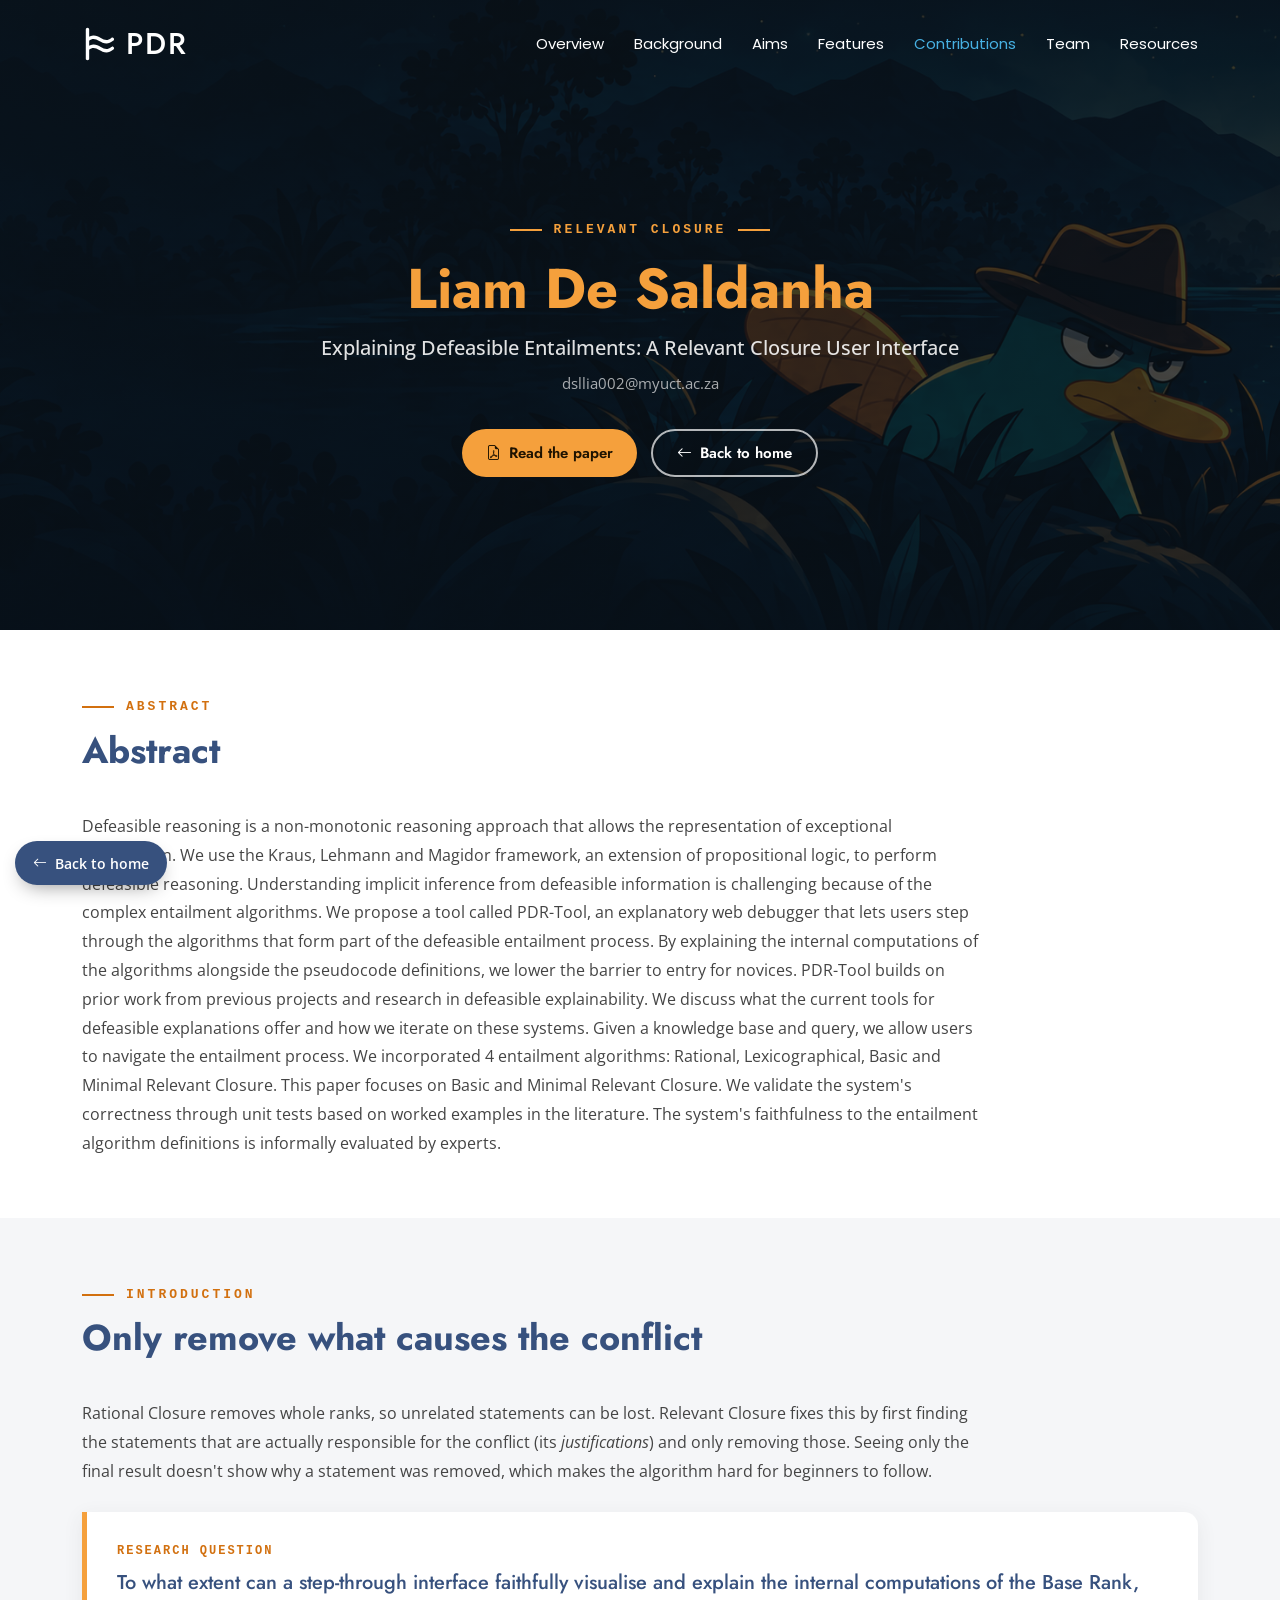
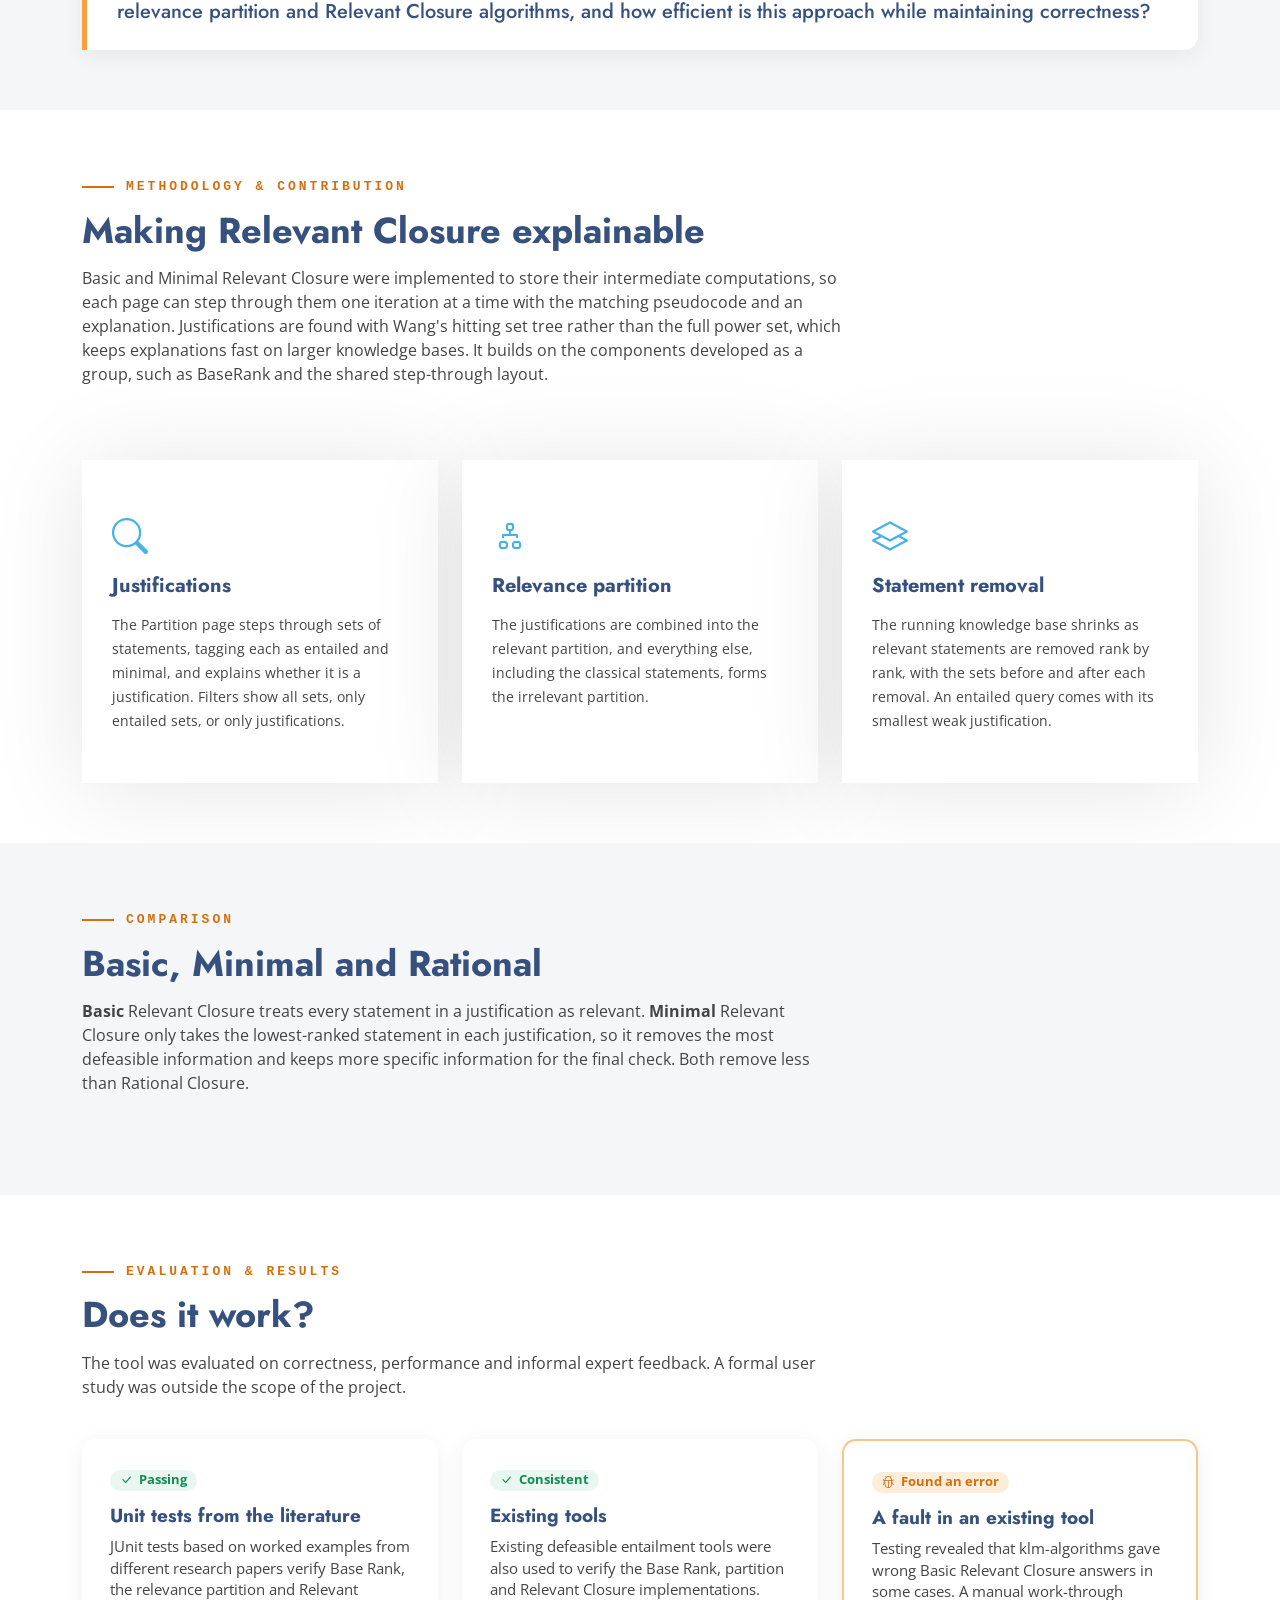
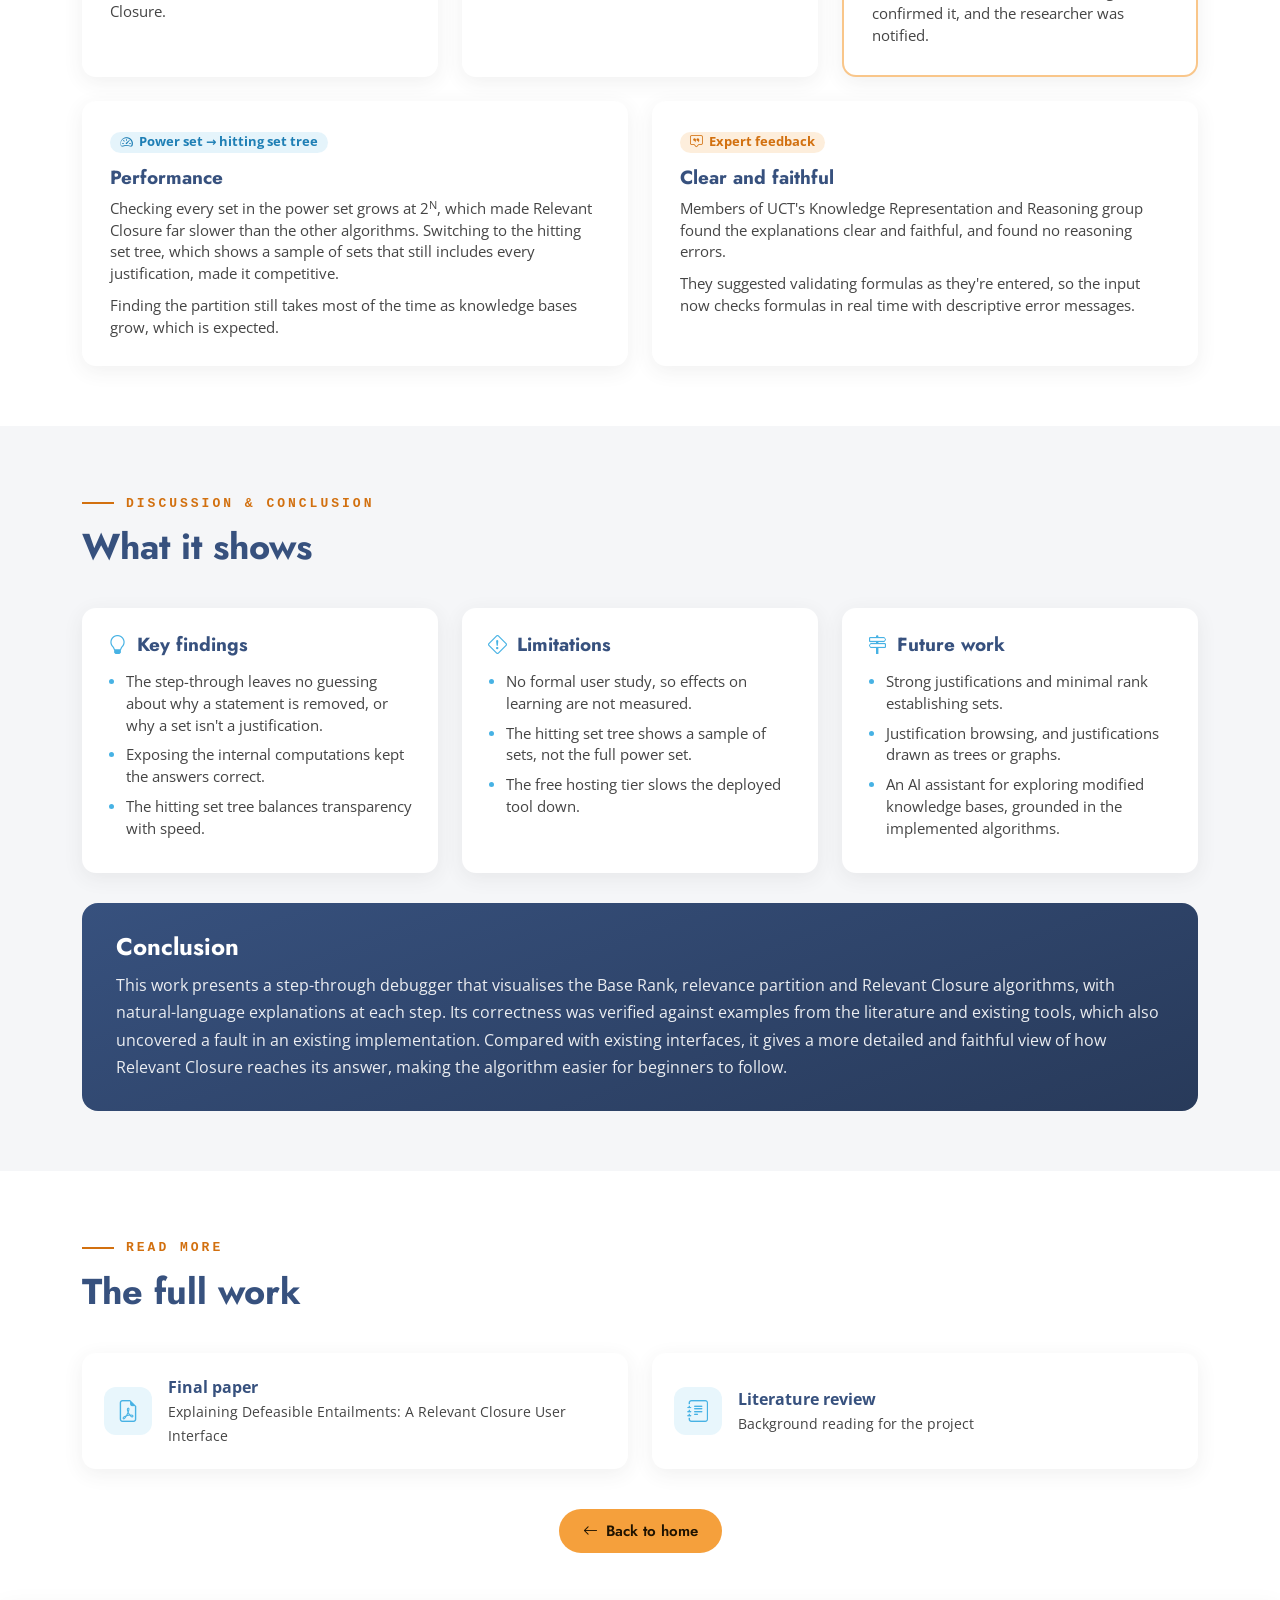
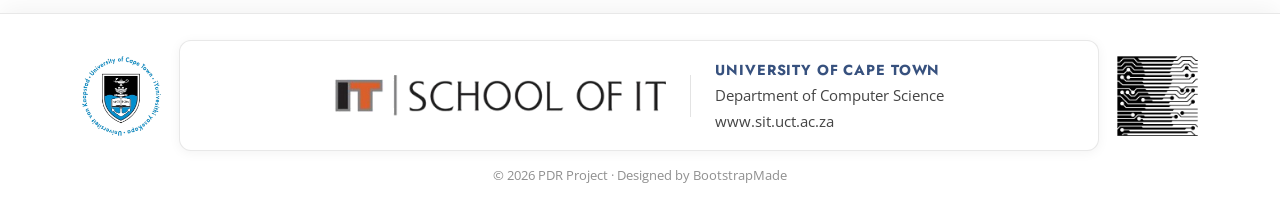
<file: relc.html>
<!DOCTYPE html>
<html lang="en">

<head>
  <meta charset="utf-8">
  <meta content="width=device-width, initial-scale=1.0" name="viewport">
  <title>Relevant Closure | PDR Tool</title>
  <meta name="description" content="">
  <meta name="keywords" content="">

  <!-- Favicons -->
  <link href="assets/img/favicon.png" rel="icon">
  <link href="assets/img/apple-touch-icon.png" rel="apple-touch-icon">

  <!-- Fonts -->
  <link href="https://fonts.googleapis.com" rel="preconnect">
  <link href="https://fonts.gstatic.com" rel="preconnect" crossorigin>
  <link href="https://fonts.googleapis.com/css2?family=Open+Sans:ital,wght@0,300;0,400;0,500;0,600;0,700;0,800;1,300;1,400;1,500;1,600;1,700;1,800&family=Poppins:ital,wght@0,100;0,200;0,300;0,400;0,500;0,600;0,700;0,800;0,900;1,100;1,200;1,300;1,400;1,500;1,600;1,700;1,800;1,900&family=Jost:ital,wght@0,100;0,200;0,300;0,400;0,500;0,600;0,700;0,800;0,900;1,100;1,200;1,300;1,400;1,500;1,600;1,700;1,800;1,900&display=swap" rel="stylesheet">

  <!-- Vendor CSS Files -->
  <link href="assets/vendor/bootstrap/css/bootstrap.min.css" rel="stylesheet">
  <link href="assets/vendor/bootstrap-icons/bootstrap-icons.css" rel="stylesheet">
  <link href="assets/vendor/aos/aos.css" rel="stylesheet">
  <link href="assets/vendor/glightbox/css/glightbox.min.css" rel="stylesheet">
  <link href="assets/vendor/swiper/swiper-bundle.min.css" rel="stylesheet">

  <!-- Main CSS File -->
  <link href="assets/css/main.css" rel="stylesheet">
  <link href="assets/css/member.css" rel="stylesheet">

  <!-- =======================================================
  * Template Name: Arsha
  * Template URL: https://bootstrapmade.com/arsha-free-bootstrap-html-template-corporate/
  * Updated: Feb 22 2025 with Bootstrap v5.3.3
  * Author: BootstrapMade.com
  * License: https://bootstrapmade.com/license/
  ======================================================== -->
</head>

<body class="index-page member-page">

  <header id="header" class="header d-flex align-items-center fixed-top">
    <div class="container-fluid container-xl position-relative d-flex align-items-center">

      <a href="index.html" class="logo d-flex align-items-center me-auto">
        <!-- Uncomment the line below if you also wish to use an image logo -->
        <img class="logo-white" src="assets/img/logo.svg" alt="">

        <h1 class="sitename">PDR</h1>
      </a>

      <nav id="navmenu" class="navmenu">
        <ul>
          <li><a href="index.html#overview">Overview</a></li>
          <li><a href="index.html#background">Background</a></li>
          <li><a href="index.html#aims">Aims</a></li>
          <li><a href="index.html#features">Features</a></li>
          <li><a href="index.html#contributions" class="active">Contributions</a></li>
          <li><a href="index.html#team">Team</a></li>
          <li><a href="index.html#documents">Resources</a></li>
          
        </ul>
        <i class="mobile-nav-toggle d-xl-none bi bi-list"></i>
      </nav>

      <!-- <a class="btn-getstarted" href="index.html#overview">Get Started</a> -->

    </div>
  </header>

  <main class="main">

    <!-- Hero -->
    <section id="hero" class="hero hero-bg-photo member-hero section dark-background">
      <div class="container" data-aos="zoom-out">
        <span class="section-eyebrow">Relevant Closure</span>
        <h1>Liam De Saldanha</h1>
        <p class="paper-title">Explaining Defeasible Entailments: A Relevant Closure User Interface</p>
        <a class="email" href="mailto:dsllia002@myuct.ac.za">dsllia002@myuct.ac.za</a>
        <div class="actions">
          <a class="btn-gold" href="documents/PDR_Liam_FP.pdf" target="_blank" rel="noopener"><i class="bi bi-file-earmark-pdf"></i> Read the paper</a>
          <a class="btn-ghost" href="index.html#contributions"><i class="bi bi-arrow-left"></i> Back to home</a>
        </div>
      </div>
    </section>

    <!-- Abstract -->
    <section id="abstract" class="section">
      <div class="container">
        <div class="section-head" data-aos="fade-up">
          <span class="section-eyebrow">Abstract</span>
          <h2>Abstract</h2>
        </div>
        <div class="prose" data-aos="fade-up" data-aos-delay="100">
          <p>Defeasible reasoning is a non-monotonic reasoning approach that allows the representation of exceptional information. We use the Kraus, Lehmann and Magidor framework, an extension of propositional logic, to perform defeasible reasoning. Understanding implicit inference from defeasible information is challenging because of the complex entailment algorithms. We propose a tool called PDR-Tool, an explanatory web debugger that lets users step through the algorithms that form part of the defeasible entailment process. By explaining the internal computations of the algorithms alongside the pseudocode definitions, we lower the barrier to entry for novices. PDR-Tool builds on prior work from previous projects and research in defeasible explainability. We discuss what the current tools for defeasible explanations offer and how we iterate on these systems. Given a knowledge base and query, we allow users to navigate the entailment process. We incorporated 4 entailment algorithms: Rational, Lexicographical, Basic and Minimal Relevant Closure. This paper focuses on Basic and Minimal Relevant Closure. We validate the system's correctness through unit tests based on worked examples in the literature. The system's faithfulness to the entailment algorithm definitions is informally evaluated by experts.</p>
        </div>
      </div>
    </section>

    <!-- Introduction -->
    <section id="introduction" class="section light-background">
      <div class="container">
        <div class="section-head" data-aos="fade-up">
          <span class="section-eyebrow">Introduction</span>
          <h2>Only remove what causes the conflict</h2>
        </div>
        <div class="prose" data-aos="fade-up" data-aos-delay="100">
          <p>Rational Closure removes whole ranks, so unrelated statements can be lost. Relevant Closure fixes this by first finding the statements that are actually responsible for the conflict (its <em>justifications</em>) and only removing those. Seeing only the final result doesn't show why a statement was removed, which makes the algorithm hard for beginners to follow.</p>
        </div>
        <div class="rq-box" data-aos="fade-up">
          <span>Research question</span>
          <p>To what extent can a step-through interface faithfully visualise and explain the internal computations of the Base Rank, relevance partition and Relevant Closure algorithms, and how efficient is this approach while maintaining correctness?</p>
        </div>
      </div>
    </section>

    <!-- Methodology & contribution -->
    <section id="contribution" class="section">
      <div class="container">
        <div class="section-head" data-aos="fade-up">
          <span class="section-eyebrow">Methodology &amp; contribution</span>
          <h2>Making Relevant Closure explainable</h2>
          <p>Basic and Minimal Relevant Closure were implemented to store their intermediate computations, so each page can step through them one iteration at a time with the matching pseudocode and an explanation. Justifications are found with Wang's hitting set tree rather than the full power set, which keeps explanations fast on larger knowledge bases. It builds on the components developed as a group, such as BaseRank and the shared step-through layout.</p>
        </div>

        <div class="row gy-4 services">
          <div class="col-lg-4" data-aos="fade-up" data-aos-delay="100">
            <div class="service-item">
              <div class="icon"><i class="bi bi-search"></i></div>
              <h3>Justifications</h3>
              <p>The Partition page steps through sets of statements, tagging each as entailed and minimal, and explains whether it is a justification. Filters show all sets, only entailed sets, or only justifications.</p>
            </div>
          </div>
          <div class="col-lg-4" data-aos="fade-up" data-aos-delay="200">
            <div class="service-item">
              <div class="icon"><i class="bi bi-diagram-2"></i></div>
              <h3>Relevance partition</h3>
              <p>The justifications are combined into the relevant partition, and everything else, including the classical statements, forms the irrelevant partition.</p>
            </div>
          </div>
          <div class="col-lg-4" data-aos="fade-up" data-aos-delay="300">
            <div class="service-item">
              <div class="icon"><i class="bi bi-layers"></i></div>
              <h3>Statement removal</h3>
              <p>The running knowledge base shrinks as relevant statements are removed rank by rank, with the sets before and after each removal. An entailed query comes with its smallest weak justification.</p>
            </div>
          </div>
        </div>
      </div>
    </section>

    <!-- Comparison -->
    <section id="comparison" class="section light-background">
      <div class="container">
        <div class="section-head" data-aos="fade-up">
          <span class="section-eyebrow">Comparison</span>
          <h2>Basic, Minimal and Rational</h2>
          <p><strong>Basic</strong> Relevant Closure treats every statement in a justification as relevant. <strong>Minimal</strong> Relevant Closure only takes the lowest-ranked statement in each justification, so it removes the most defeasible information and keeps more specific information for the final check. Both remove less than Rational Closure.</p>
        </div>

       
      </div>
    </section>

    <!-- Evaluation & results -->
    <section id="results" class="section">
      <div class="container">
        <div class="section-head" data-aos="fade-up">
          <span class="section-eyebrow">Evaluation &amp; results</span>
          <h2>Does it work?</h2>
          <p>The tool was evaluated on correctness, performance and informal expert feedback. A formal user study was outside the scope of the project.</p>
        </div>

        <div class="row gy-4">
          <div class="col-lg-4 col-md-6" data-aos="fade-up" data-aos-delay="100">
            <div class="check-card">
              <span class="badge"><i class="bi bi-check-lg"></i> Passing</span>
              <h3>Unit tests from the literature</h3>
              <p>JUnit tests based on worked examples from different research papers verify Base Rank, the relevance partition and Relevant Closure.</p>
            </div>
          </div>
          <div class="col-lg-4 col-md-6" data-aos="fade-up" data-aos-delay="200">
            <div class="check-card">
              <span class="badge"><i class="bi bi-check-lg"></i> Consistent</span>
              <h3>Existing tools</h3>
              <p>Existing defeasible entailment tools were also used to verify the Base Rank, partition and Relevant Closure implementations.</p>
            </div>
          </div>
          <div class="col-lg-4 col-md-6" data-aos="fade-up" data-aos-delay="300">
            <div class="check-card highlight">
              <span class="badge gold"><i class="bi bi-bug"></i> Found an error</span>
              <h3>A fault in an existing tool</h3>
              <p>Testing revealed that klm-algorithms gave wrong Basic Relevant Closure answers in some cases. A manual work-through confirmed it, and the researcher was notified.</p>
            </div>
          </div>
          <div class="col-lg-6" data-aos="fade-up" data-aos-delay="100">
            <div class="check-card">
              <span class="badge blue"><i class="bi bi-speedometer2"></i> Power set &rarr; hitting set tree</span>
              <h3>Performance</h3>
              <p>Checking every set in the power set grows at 2<sup>N</sup>, which made Relevant Closure far slower than the other algorithms. Switching to the hitting set tree, which shows a sample of sets that still includes every justification, made it competitive.</p>
              <p>Finding the partition still takes most of the time as knowledge bases grow, which is expected.</p>
            </div>
          </div>
          <div class="col-lg-6" data-aos="fade-up" data-aos-delay="200">
            <div class="check-card">
              <span class="badge gold"><i class="bi bi-chat-square-quote"></i> Expert feedback</span>
              <h3>Clear and faithful</h3>
              <p>Members of UCT's Knowledge Representation and Reasoning group found the explanations clear and faithful, and found no reasoning errors.</p>
              <p>They suggested validating formulas as they're entered, so the input now checks formulas in real time with descriptive error messages.</p>
            </div>
          </div>
        </div>
      </div>
    </section>

    <!-- Discussion & conclusion -->
    <section id="discussion" class="section light-background">
      <div class="container">
        <div class="section-head" data-aos="fade-up">
          <span class="section-eyebrow">Discussion &amp; conclusion</span>
          <h2>What it shows</h2>
        </div>

        <div class="row gy-4">
          <div class="col-lg-4" data-aos="fade-up" data-aos-delay="100">
            <div class="disc-card">
              <h3><i class="bi bi-lightbulb"></i> Key findings</h3>
              <ul>
                <li>The step-through leaves no guessing about why a statement is removed, or why a set isn't a justification.</li>
                <li>Exposing the internal computations kept the answers correct.</li>
                <li>The hitting set tree balances transparency with speed.</li>
              </ul>
            </div>
          </div>
          <div class="col-lg-4" data-aos="fade-up" data-aos-delay="200">
            <div class="disc-card">
              <h3><i class="bi bi-exclamation-diamond"></i> Limitations</h3>
              <ul>
                <li>No formal user study, so effects on learning are not measured.</li>
                <li>The hitting set tree shows a sample of sets, not the full power set.</li>
                <li>The free hosting tier slows the deployed tool down.</li>
              </ul>
            </div>
          </div>
          <div class="col-lg-4" data-aos="fade-up" data-aos-delay="300">
            <div class="disc-card">
              <h3><i class="bi bi-signpost-2"></i> Future work</h3>
              <ul>
                <li>Strong justifications and minimal rank establishing sets.</li>
                <li>Justification browsing, and justifications drawn as trees or graphs.</li>
                <li>An AI assistant for exploring modified knowledge bases, grounded in the implemented algorithms.</li>
              </ul>
            </div>
          </div>
        </div>

        <div class="conclusion-box" data-aos="fade-up">
          <h3>Conclusion</h3>
          <p>This work presents a step-through debugger that visualises the Base Rank, relevance partition and Relevant Closure algorithms, with natural-language explanations at each step. Its correctness was verified against examples from the literature and existing tools, which also uncovered a fault in an existing implementation. Compared with existing interfaces, it gives a more detailed and faithful view of how Relevant Closure reaches its answer, making the algorithm easier for beginners to follow.</p>
        </div>
      </div>
    </section>

    <!-- Read more -->
    <section id="resources" class="section">
      <div class="container">
        <div class="section-head" data-aos="fade-up">
          <span class="section-eyebrow">Read more</span>
          <h2>The full work</h2>
        </div>

        <div class="row gy-4">
          <div class="col-md-6" data-aos="fade-up" data-aos-delay="100">
            <a class="res-link" href="documents/PDR_Liam_FP.pdf" target="_blank" rel="noopener">
              <i class="bi bi-file-earmark-pdf"></i>
              <div><b>Final paper</b><span>Explaining Defeasible Entailments: A Relevant Closure User Interface</span></div>
            </a>
          </div>
          <div class="col-md-6" data-aos="fade-up" data-aos-delay="200">
            <a class="res-link" href="documents/PDR_Liam_LR.pdf" target="_blank" rel="noopener">
              <i class="bi bi-journal-text"></i>
              <div><b>Literature review</b><span>Background reading for the project</span></div>
            </a>
          </div>
        </div>

        <div class="page-end" data-aos="fade-up">
          <a class="btn-gold" href="index.html#contributions"><i class="bi bi-arrow-left"></i> Back to home</a>
        </div>
      </div>
    </section>

  </main>

  <footer id="footer" class="footer pdr-footer">
    <div class="container">
      <div class="footer-inner">

        <!-- Left logo -->
        <img src="assets/img/uct-logo.webp" alt="University of Cape Town logo" class="footer-logo" loading="lazy">

        <!-- UCT info -->
        <div class="footer-box footer-info">
          <img src="assets/img/school-of-it-logo.png" alt="UCT School of IT logo" class="footer-sit-logo" loading="lazy">
          <div class="footer-info-text">
            <p class="uc-title">University of Cape Town</p>
            <p>Department of Computer Science</p>
            <p><a href="https://sit.uct.ac.za" target="_blank" rel="noopener">www.sit.uct.ac.za</a></p>
          </div>
        </div>

        <!-- Right logo -->
        <img src="assets/img/cs-logo.webp" alt="Department of Computer Science logo" class="footer-logo" loading="lazy">

      </div>

      <div class="footer-credits">
        &copy; 2026 PDR Project &middot; Designed by <a href="https://bootstrapmade.com/">BootstrapMade</a>
      </div>
      
    </div>
  </footer>

  <!-- Back to home (always visible) -->
  <a href="index.html#contributions" class="back-home"><i class="bi bi-arrow-left"></i><span>Back to home</span></a>

  <!-- Scroll Top -->
  <a href="#" id="scroll-top" class="scroll-top d-flex align-items-center justify-content-center"><i class="bi bi-arrow-up-short"></i></a>

  <!-- Preloader -->
  <div id="preloader"></div>

  <!-- Vendor JS Files -->
  <script src="assets/vendor/bootstrap/js/bootstrap.bundle.min.js"></script>
  <script src="assets/vendor/aos/aos.js"></script>
  <script src="assets/vendor/glightbox/js/glightbox.min.js"></script>
  <script src="assets/vendor/swiper/swiper-bundle.min.js"></script>
  <script src="assets/vendor/waypoints/noframework.waypoints.js"></script>
  <script src="assets/vendor/imagesloaded/imagesloaded.pkgd.min.js"></script>
  <script src="assets/vendor/isotope-layout/isotope.pkgd.min.js"></script>

  <!-- Main JS File -->
  <script src="assets/js/main.js"></script>

</body>

</html>
</file>
<file: assets/css/member.css>
/*--------------------------------------------------------------
# Individual contribution pages (rc.html, lc.html, relc.html)
# Builds on main.css: same hero, section heads and cards as index.html
--------------------------------------------------------------*/

/* ---------- hero: same photo as the home page, content centred ---------- */
.hero.member-hero {
  min-height: 70vh;
  text-align: center;
}

.hero.hero-bg-photo.member-hero {
  background-image: linear-gradient(180deg, rgba(10, 16, 20, .82) 0%, rgba(10, 16, 20, .72) 100%), url("../img/Moonlit Platypus Spy Mission.png");
}

.member-hero .container {
  max-width: 900px;
}

.member-hero .section-eyebrow::after {
  content: "";
  width: 32px;
  height: 2px;
  background: currentColor;
}

.member-hero h1 {
  margin: 18px 0 14px;
  font-size: 56px;
  line-height: 1.1;
  color: var(--gold);
}

.member-hero .paper-title {
  max-width: 720px;
  margin: 0 auto 10px;
  font-size: 20px;
  font-weight: 500;
  line-height: 1.45;
  color: rgba(255, 255, 255, 0.88);
}

.member-hero .email {
  display: block;
  margin-bottom: 34px;
  font-size: 15px;
  color: rgba(255, 255, 255, 0.65);
}

.member-hero .email:hover {
  color: var(--gold);
}

.member-hero .actions {
  display: flex;
  flex-wrap: wrap;
  justify-content: center;
  gap: 14px;
}

.btn-gold,
.btn-ghost {
  display: inline-flex;
  align-items: center;
  gap: 8px;
  padding: 11px 24px;
  border-radius: 50px;
  font-family: var(--heading-font);
  font-weight: 600;
  font-size: 15px;
  transition: 0.3s;
}

.btn-gold {
  background: var(--gold);
  color: var(--gold-text);
}

.btn-gold:hover {
  background: var(--gold-dark);
  color: var(--gold-text);
}

.btn-ghost {
  border: 2px solid rgba(255, 255, 255, 0.7);
  color: #fff;
}

.btn-ghost:hover {
  border-color: var(--gold);
  color: var(--gold);
}

/* ---------- always-visible "back to home" button ---------- */
.back-home {
  position: fixed;
  left: 15px;
  bottom: 15px;
  z-index: 99999;
  display: inline-flex;
  align-items: center;
  gap: 8px;
  height: 44px;
  padding: 0 18px;
  border-radius: 50px;
  background: var(--heading-color);
  color: #fff;
  font-weight: 600;
  font-size: 14px;
  box-shadow: 0 8px 20px -8px rgba(0, 0, 0, 0.45);
  transition: 0.3s;
}

.back-home:hover {
  background: var(--gold);
  color: var(--gold-text);
}

/* ---------- text ---------- */
.member-page .section-head p {
  max-width: 760px;
  margin: 14px 0 0;
  font-size: 16px;
}

.prose {
  max-width: 900px;
}

.prose p {
  font-size: 16px;
  line-height: 1.8;
}

.prose p:last-child {
  margin-bottom: 0;
}

/* research question */
.rq-box {
  margin-top: 26px;
  padding: 24px 30px;
  background: var(--surface-color);
  border-left: 5px solid var(--gold);
  border-radius: 0 14px 14px 0;
  box-shadow: 0 5px 20px color-mix(in srgb, var(--default-color), transparent 92%);
}

.rq-box span {
  font-family: "JetBrains Mono", ui-monospace, Menlo, Consolas, monospace;
  font-size: 12px;
  font-weight: 600;
  letter-spacing: 2px;
  text-transform: uppercase;
  color: var(--gold-ink);
}

.rq-box p {
  margin: 8px 0 0;
  font-family: var(--heading-font);
  font-size: 20px;
  font-weight: 500;
  line-height: 1.45;
  color: var(--heading-color);
}

/* feature cards reuse .services .service-item from main.css */
.member-page .services {
  margin-top: 10px;
}

.member-page .service-item p code,
.cmp-table code,
.prose code {
  font-family: "JetBrains Mono", ui-monospace, Menlo, Consolas, monospace;
  font-size: 0.9em;
  color: var(--heading-color);
}

/* ---------- comparison table ---------- */
.cmp-table {
  margin-top: 26px;
  overflow-x: auto;
  background: var(--surface-color);
  border-radius: 14px;
  box-shadow: 0 5px 20px color-mix(in srgb, var(--default-color), transparent 92%);
}

.cmp-table table {
  width: 100%;
  min-width: 600px;
  border-collapse: collapse;
}

.cmp-table th,
.cmp-table td {
  padding: 16px 18px;
  text-align: left;
  vertical-align: top;
  border-bottom: 1px solid color-mix(in srgb, var(--default-color), transparent 90%);
  font-size: 14.5px;
}

.cmp-table tr:last-child td {
  border-bottom: 0;
}

.cmp-table th {
  font-family: var(--heading-font);
  font-size: 15px;
  color: var(--heading-color);
  background: color-mix(in srgb, var(--accent-color), transparent 93%);
}

.cmp-table .yes,
.cmp-table .no {
  display: inline-flex;
  align-items: center;
  gap: 5px;
  font-weight: 700;
  white-space: nowrap;
}

.cmp-table .yes { color: #158a55; }
.cmp-table .no { color: #c8364f; }

.cmp-table small {
  display: block;
  margin-top: 4px;
  color: color-mix(in srgb, var(--default-color), transparent 25%);
}

/* ---------- results ---------- */
.check-card {
  height: 100%;
  padding: 28px;
  background: var(--surface-color);
  border-radius: 14px;
  box-shadow: 0 5px 20px color-mix(in srgb, var(--default-color), transparent 92%);
}

.check-card .badge {
  display: inline-flex;
  align-items: center;
  gap: 6px;
  padding: 4px 10px;
  border-radius: 50px;
  background: #eaf7f0;
  color: #158a55;
  font-size: 12.5px;
  font-weight: 700;
}

.check-card .badge.gold {
  background: color-mix(in srgb, var(--gold), transparent 82%);
  color: var(--gold-ink);
}

.check-card .badge.blue {
  background: color-mix(in srgb, var(--accent-color), transparent 86%);
  color: #1f7fb5;
}

.check-card h3,
.check-card h4 {
  margin: 14px 0 8px;
  font-size: 19px;
  font-weight: 700;
}

.check-card p {
  margin: 0;
  font-size: 14.5px;
}

.check-card p + p {
  margin-top: 10px;
}

.check-card.highlight {
  border: 2px solid color-mix(in srgb, var(--gold), transparent 40%);
}

/* ---------- discussion ---------- */
.disc-card {
  height: 100%;
  padding: 26px;
  border-radius: 14px;
  background: var(--surface-color);
  box-shadow: 0 5px 20px color-mix(in srgb, var(--default-color), transparent 92%);
}

.disc-card h3,
.disc-card h4 {
  display: flex;
  align-items: center;
  gap: 10px;
  margin: 0 0 14px;
  font-size: 19px;
  font-weight: 700;
}

.disc-card h3 i,
.disc-card h4 i {
  color: var(--accent-color);
}

.disc-card ul {
  margin: 0;
  padding-left: 18px;
  font-size: 14.5px;
}

.disc-card li {
  margin-bottom: 8px;
}

.disc-card li::marker {
  color: var(--accent-color);
}

.conclusion-box {
  margin-top: 30px;
  padding: 30px 34px;
  border-radius: 16px;
  background: linear-gradient(160deg, #37517e 0%, #283a5a 100%);
  color: rgba(255, 255, 255, 0.9);
}

.conclusion-box h3 {
  margin: 0 0 10px;
  font-size: 24px;
  font-weight: 700;
  color: #fff;
}

.conclusion-box p {
  margin: 0;
  font-size: 15.5px;
  line-height: 1.75;
}

/* ---------- read more ---------- */
.res-link {
  display: flex;
  align-items: center;
  gap: 16px;
  height: 100%;
  padding: 22px;
  background: var(--surface-color);
  border-radius: 14px;
  box-shadow: 0 5px 20px color-mix(in srgb, var(--default-color), transparent 92%);
  color: var(--default-color);
  transition: 0.3s;
}

.res-link:hover {
  transform: translateY(-5px);
  color: var(--default-color);
  box-shadow: 0 15px 30px color-mix(in srgb, var(--accent-color), transparent 85%);
}

.res-link > i {
  flex: none;
  display: grid;
  place-items: center;
  width: 48px;
  height: 48px;
  border-radius: 12px;
  background: color-mix(in srgb, var(--accent-color), transparent 88%);
  color: var(--accent-color);
  font-size: 22px;
}

.res-link b {
  display: block;
  font-size: 16px;
  color: var(--heading-color);
}

.res-link span {
  font-size: 13.5px;
}

.page-end {
  margin-top: 40px;
  text-align: center;
}

.page-end .btn-gold i {
  transition: transform 0.3s;
}

.page-end .btn-gold:hover i {
  transform: translateX(-4px);
}

/* ---------- small screens ---------- */
@media (max-width: 767px) {
  .member-hero h1 {
    font-size: 40px;
  }

  .member-hero .paper-title {
    font-size: 17px;
  }

  .rq-box p {
    font-size: 17px;
  }

  .back-home span {
    display: none;
  }

  .back-home {
    width: 44px;
    padding: 0;
    justify-content: center;
  }
}

/* comparison table: black headings and lines between columns */
.cmp-table th {
  color: #000;
}

.cmp-table th + th,
.cmp-table td + td {
  border-left: 1px solid color-mix(in srgb, var(--default-color), transparent 85%);
}
</file>
<file: assets/css/main.css>
/**
* Template Name: Arsha
* Template URL: https://bootstrapmade.com/arsha-free-bootstrap-html-template-corporate/
* Updated: Feb 22 2025 with Bootstrap v5.3.3
* Author: BootstrapMade.com
* License: https://bootstrapmade.com/license/
*/

/*--------------------------------------------------------------
# Font & Color Variables
# Help: https://bootstrapmade.com/color-system/
--------------------------------------------------------------*/
/* Fonts */
:root {
  --default-font: "Open Sans",  system-ui, -apple-system, "Segoe UI", Roboto, "Helvetica Neue", Arial, "Noto Sans", "Liberation Sans", sans-serif, "Apple Color Emoji", "Segoe UI Emoji", "Segoe UI Symbol", "Noto Color Emoji";
  --heading-font: "Jost",  sans-serif;
  --nav-font: "Poppins",  sans-serif;
}

:root {
  --gold: #f5a03c;       /* orange */
  --gold-dark: #e8871c;  /* hover: a slightly deeper orange */
  --gold-text: #1f1300;  /* dark text on the button */
  --gold-ink: #d2700f;   /* deeper orange: readable as small text on white */
}

/* Global Colors - The following color variables are used throughout the website. Updating them here will change the color scheme of the entire website */
:root { 
  --background-color: #ffffff; /* Background color for the entire website, including individual sections */
  --default-color: #444444; /* Default color used for the majority of the text content across the entire website */
  --heading-color: #37517e; /* Color for headings, subheadings and title throughout the website */
  --accent-color: #47b2e4; /* Accent color that represents your brand on the website. It's used for buttons, links, and other elements that need to stand out */
  --surface-color: #ffffff; /* The surface color is used as a background of boxed elements within sections, such as cards, icon boxes, or other elements that require a visual separation from the global background. */
  --contrast-color: #ffffff; /* Contrast color for text, ensuring readability against backgrounds of accent, heading, or default colors. */
}

/* Nav Menu Colors - The following color variables are used specifically for the navigation menu. They are separate from the global colors to allow for more customization options */
:root {
  --nav-color: #ffffff;  /* The default color of the main navmenu links */
  --nav-hover-color: #47b2e4; /* Applied to main navmenu links when they are hovered over or active */
  --nav-mobile-background-color: #ffffff; /* Used as the background color for mobile navigation menu */
  --nav-dropdown-background-color: #ffffff; /* Used as the background color for dropdown items that appear when hovering over primary navigation items */
  --nav-dropdown-color: #444444; /* Used for navigation links of the dropdown items in the navigation menu. */
  --nav-dropdown-hover-color: #47b2e4; /* Similar to --nav-hover-color, this color is applied to dropdown navigation links when they are hovered over. */
}

/* Color Presets - These classes override global colors when applied to any section or element, providing reuse of the sam color scheme. */

.light-background {
  --background-color: #f5f6f8;
  --surface-color: #ffffff;
}

.dark-background {
  --background-color: #37517e;
  --default-color: #ffffff;
  --heading-color: #ffffff;
  --surface-color: #4668a2;
  --contrast-color: #ffffff;
}

/* Smooth scroll */
:root {
  scroll-behavior: smooth;
}

/*--------------------------------------------------------------
# General Styling & Shared Classes
--------------------------------------------------------------*/
body {
  color: var(--default-color);
  background-color: var(--background-color);
  font-family: var(--default-font);
}

a {
  color: var(--accent-color);
  text-decoration: none;
  transition: 0.3s;
}

a:hover {
  color: color-mix(in srgb, var(--accent-color), transparent 25%);
  text-decoration: none;
}

h1, h2, h3, h4, h5, h6 {
  color: var(--heading-color);
  font-family: var(--heading-font);
}

/*--------------------------------------------------------------
# Global Header
--------------------------------------------------------------*/
.header {
  --background-color: #3d4d6a;
  --heading-color: #ffffff;
  color: var(--default-color);
  background-color: var(--background-color);
  padding: 15px 0;
  transition: all 0.5s;
  z-index: 997;
}

.header .logo {
  line-height: 1;
}

.header .logo img {
  max-height: 36px;
  margin-right: 8px;
}

.header .logo h1 {
  font-size: 30px;
  margin: 0;
  font-weight: 500;
  color: var(--heading-color);
  letter-spacing: 2px;
  text-transform: uppercase;
}

.header .btn-getstarted,
.header .btn-getstarted:focus {
  color: var(--gold-text);
  background: var(--gold);
  font-weight: 600;
  font-size: 14px;
  padding: 8px 25px;
  margin: 0 0 0 30px;
  border-radius: 50px;
  transition: 0.3s;
}

.header .btn-getstarted:hover,
.header .btn-getstarted:focus:hover {
  color: var(--gold-text);
  background: var(--gold-dark);
}

.logo-white {
  filter: brightness(0) invert(1);
}

@media (max-width: 1200px) {
  .header .logo {
    order: 1;
  }

  .header .btn-getstarted {
    order: 2;
    margin: 0 15px 0 0;
    padding: 6px 15px;
  }

  .header .navmenu {
    order: 3;
  }
}

/* Index Page Header
------------------------------*/
.index-page .header {
  --background-color: rgba(255, 255, 255, 0);
  --heading-color: #ffffff;
  --nav-color: #ffffff;
}

/* Index Page Header on Scroll
------------------------------*/
.index-page.scrolled .header {
  --background-color: rgba(40, 58, 90, 0.9);
}

/*--------------------------------------------------------------
# Navigation Menu
--------------------------------------------------------------*/
/* Desktop Navigation */
@media (min-width: 1200px) {
  .navmenu {
    padding: 0;
  }

  .navmenu ul {
    margin: 0;
    padding: 0;
    display: flex;
    list-style: none;
    align-items: center;
  }

  .navmenu li {
    position: relative;
  }

  .navmenu a,
  .navmenu a:focus {
    color: var(--nav-color);
    padding: 18px 15px;
    font-size: 15px;
    font-family: var(--nav-font);
    font-weight: 400;
    display: flex;
    align-items: center;
    justify-content: space-between;
    white-space: nowrap;
    transition: 0.3s;
  }

  .navmenu a i,
  .navmenu a:focus i {
    font-size: 12px;
    line-height: 0;
    margin-left: 5px;
    transition: 0.3s;
  }

  .navmenu li:last-child a {
    padding-right: 0;
  }

  .navmenu li:hover>a,
  .navmenu .active,
  .navmenu .active:focus {
    color: var(--nav-hover-color);
  }

  .navmenu .dropdown ul {
    margin: 0;
    padding: 10px 0;
    background: var(--nav-dropdown-background-color);
    display: block;
    position: absolute;
    visibility: hidden;
    left: 14px;
    top: 130%;
    opacity: 0;
    transition: 0.3s;
    border-radius: 4px;
    z-index: 99;
    box-shadow: 0px 0px 30px rgba(0, 0, 0, 0.1);
  }

  .navmenu .dropdown ul li {
    min-width: 200px;
  }

  .navmenu .dropdown ul a {
    padding: 10px 20px;
    font-size: 15px;
    text-transform: none;
    color: var(--nav-dropdown-color);
  }

  .navmenu .dropdown ul a i {
    font-size: 12px;
  }

  .navmenu .dropdown ul a:hover,
  .navmenu .dropdown ul .active:hover,
  .navmenu .dropdown ul li:hover>a {
    color: var(--nav-dropdown-hover-color);
  }

  .navmenu .dropdown:hover>ul {
    opacity: 1;
    top: 100%;
    visibility: visible;
  }

  .navmenu .dropdown .dropdown ul {
    top: 0;
    left: -90%;
    visibility: hidden;
  }

  .navmenu .dropdown .dropdown:hover>ul {
    opacity: 1;
    top: 0;
    left: -100%;
    visibility: visible;
  }

  .navmenu .megamenu {
    position: static;
  }

  .navmenu .megamenu ul {
    margin: 0;
    padding: 10px;
    background: var(--nav-dropdown-background-color);
    box-shadow: 0px 0px 20px rgba(0, 0, 0, 0.1);
    position: absolute;
    top: 130%;
    left: 0;
    right: 0;
    visibility: hidden;
    opacity: 0;
    display: flex;
    transition: 0.3s;
    border-radius: 4px;
    z-index: 99;
  }

  .navmenu .megamenu ul li {
    flex: 1;
  }

  .navmenu .megamenu ul li a,
  .navmenu .megamenu ul li:hover>a {
    padding: 10px 20px;
    font-size: 15px;
    color: var(--nav-dropdown-color);
  }

  .navmenu .megamenu ul li a:hover,
  .navmenu .megamenu ul li .active,
  .navmenu .megamenu ul li .active:hover {
    color: var(--nav-dropdown-hover-color);
  }

  .navmenu .megamenu:hover>ul {
    opacity: 1;
    top: 100%;
    visibility: visible;
  }

  .navmenu .dd-box-shadow {
    box-shadow: 0px 0px 30px rgba(0, 0, 0, 0.1);
  }
}

/* Mobile Navigation */
@media (max-width: 1199px) {
  .mobile-nav-toggle {
    color: var(--nav-color);
    font-size: 28px;
    line-height: 0;
    margin-right: 10px;
    cursor: pointer;
    transition: color 0.3s;
  }

  .navmenu {
    padding: 0;
    z-index: 9997;
  }

  .navmenu ul {
    display: none;
    list-style: none;
    position: absolute;
    inset: 60px 20px 20px 20px;
    padding: 10px 0;
    margin: 0;
    border-radius: 6px;
    background-color: var(--nav-mobile-background-color);
    overflow-y: auto;
    transition: 0.3s;
    z-index: 9998;
    box-shadow: 0px 0px 30px rgba(0, 0, 0, 0.1);
  }

  .navmenu a,
  .navmenu a:focus {
    color: var(--nav-dropdown-color);
    padding: 10px 20px;
    font-family: var(--nav-font);
    font-size: 17px;
    font-weight: 500;
    display: flex;
    align-items: center;
    justify-content: space-between;
    white-space: nowrap;
    transition: 0.3s;
  }

  .navmenu a i,
  .navmenu a:focus i {
    font-size: 12px;
    line-height: 0;
    margin-left: 5px;
    width: 30px;
    height: 30px;
    display: flex;
    align-items: center;
    justify-content: center;
    border-radius: 50%;
    transition: 0.3s;
    background-color: color-mix(in srgb, var(--accent-color), transparent 90%);
  }

  .navmenu a i:hover,
  .navmenu a:focus i:hover {
    background-color: var(--accent-color);
    color: var(--contrast-color);
  }

  .navmenu a:hover,
  .navmenu .active,
  .navmenu .active:focus {
    color: var(--nav-dropdown-hover-color);
  }

  .navmenu .active i,
  .navmenu .active:focus i {
    background-color: var(--accent-color);
    color: var(--contrast-color);
    transform: rotate(180deg);
  }

  .navmenu .dropdown ul {
    position: static;
    display: none;
    z-index: 99;
    padding: 10px 0;
    margin: 10px 20px;
    background-color: var(--nav-dropdown-background-color);
    border: 1px solid color-mix(in srgb, var(--default-color), transparent 90%);
    box-shadow: none;
    transition: all 0.5s ease-in-out;
  }

  .navmenu .dropdown ul ul {
    background-color: rgba(33, 37, 41, 0.1);
  }

  .navmenu .dropdown>.dropdown-active {
    display: block;
    background-color: rgba(33, 37, 41, 0.03);
  }

  .mobile-nav-active {
    overflow: hidden;
  }

  .mobile-nav-active .mobile-nav-toggle {
    color: #fff;
    position: absolute;
    font-size: 32px;
    top: 15px;
    right: 15px;
    margin-right: 0;
    z-index: 9999;
  }

  .mobile-nav-active .navmenu {
    position: fixed;
    overflow: hidden;
    inset: 0;
    background: rgba(33, 37, 41, 0.8);
    transition: 0.3s;
  }

  .mobile-nav-active .navmenu>ul {
    display: block;
  }
}

/*--------------------------------------------------------------
# Global Footer
--------------------------------------------------------------*/
.footer {
  color: var(--default-color);
  background-color: var(--background-color);
  font-size: 14px;
  padding-bottom: 50px;
  position: relative;
}

.footer .footer-newsletter {
  background-color: color-mix(in srgb, var(--heading-color), transparent 95%);
  padding: 50px 0;
}

.footer .footer-newsletter h4 {
  font-size: 24px;
}

.footer .footer-newsletter .newsletter-form {
  margin-top: 30px;
  margin-bottom: 15px;
  padding: 6px 8px;
  position: relative;
  background-color: color-mix(in srgb, var(--background-color), transparent 50%);
  border: 1px solid color-mix(in srgb, var(--default-color), transparent 90%);
  box-shadow: 0px 2px 25px rgba(0, 0, 0, 0.1);
  display: flex;
  transition: 0.3s;
  border-radius: 50px;
}

.footer .footer-newsletter .newsletter-form:focus-within {
  border-color: var(--accent-color);
}

.footer .footer-newsletter .newsletter-form input[type=email] {
  border: 0;
  padding: 4px;
  width: 100%;
  background-color: color-mix(in srgb, var(--background-color), transparent 50%);
  color: var(--default-color);
}

.footer .footer-newsletter .newsletter-form input[type=email]:focus-visible {
  outline: none;
}

.footer .footer-newsletter .newsletter-form input[type=submit] {
  border: 0;
  font-size: 16px;
  padding: 0 20px;
  margin: -7px -8px -7px 0;
  background: var(--accent-color);
  color: var(--contrast-color);
  transition: 0.3s;
  border-radius: 50px;
}

.footer .footer-newsletter .newsletter-form input[type=submit]:hover {
  background: color-mix(in srgb, var(--accent-color), transparent 20%);
}

.footer .footer-top {
  padding-top: 50px;
}

.footer .social-links a {
  display: flex;
  align-items: center;
  justify-content: center;
  width: 40px;
  height: 40px;
  border-radius: 50%;
  border: 1px solid color-mix(in srgb, var(--default-color), transparent 50%);
  font-size: 16px;
  color: color-mix(in srgb, var(--default-color), transparent 20%);
  margin-right: 10px;
  transition: 0.3s;
}

.footer .social-links a:hover {
  color: var(--accent-color);
  border-color: var(--accent-color);
}

.footer h4 {
  font-size: 16px;
  font-weight: bold;
  position: relative;
  padding-bottom: 12px;
}

.footer .footer-links {
  margin-bottom: 30px;
}

.footer .footer-links ul {
  list-style: none;
  padding: 0;
  margin: 0;
}

.footer .footer-links ul i {
  margin-right: 3px;
  font-size: 12px;
  line-height: 0;
  color: var(--accent-color);
}

.footer .footer-links ul li {
  padding: 10px 0;
  display: flex;
  align-items: center;
}

.footer .footer-links ul li:first-child {
  padding-top: 0;
}

.footer .footer-links ul a {
  display: inline-block;
  color: color-mix(in srgb, var(--default-color), transparent 20%);
  line-height: 1;
}

.footer .footer-links ul a:hover {
  color: var(--accent-color);
}

.footer .footer-about a {
  color: var(--heading-color);
  font-size: 28px;
  font-weight: 600;
  text-transform: uppercase;
  font-family: var(--heading-font);
}

.footer .footer-contact p {
  margin-bottom: 5px;
}

.footer .copyright {
  padding-top: 25px;
  padding-bottom: 25px;
  border-top: 1px solid color-mix(in srgb, var(--default-color), transparent 90%);
}

.footer .copyright p {
  margin-bottom: 0;
}

.footer .credits {
  margin-top: 6px;
  font-size: 13px;
}

/*--------------------------------------------------------------
# Preloader
--------------------------------------------------------------*/
#preloader {
  position: fixed;
  inset: 0;
  z-index: 999999;
  overflow: hidden;
  background: var(--background-color);
  transition: all 0.6s ease-out;
}

#preloader:before {
  content: "";
  position: fixed;
  top: calc(50% - 30px);
  left: calc(50% - 30px);
  border: 6px solid #ffffff;
  border-color: var(--accent-color) transparent var(--accent-color) transparent;
  border-radius: 50%;
  width: 60px;
  height: 60px;
  animation: animate-preloader 1.5s linear infinite;
}

@keyframes animate-preloader {
  0% {
    transform: rotate(0deg);
  }

  100% {
    transform: rotate(360deg);
  }
}

/*--------------------------------------------------------------
# Scroll Top Button
--------------------------------------------------------------*/
.scroll-top {
  position: fixed;
  visibility: hidden;
  opacity: 0;
  right: 15px;
  bottom: -15px;
  z-index: 99999;
  background-color: var(--gold);
  width: 44px;
  height: 44px;
  border-radius: 50px;
  transition: all 0.4s;
}

.scroll-top i {
  font-size: 24px;
  color: var(--gold-text);
  line-height: 0;
}

.scroll-top:hover {
  background-color: var(--gold-dark);
  color: var(--gold-text);
}

.scroll-top.active {
  visibility: visible;
  opacity: 1;
  bottom: 15px;
}

/*--------------------------------------------------------------
# Disable aos animation delay on mobile devices
--------------------------------------------------------------*/
@media screen and (max-width: 768px) {
  [data-aos-delay] {
    transition-delay: 0s !important;
  }
}

/*--------------------------------------------------------------
# Global Page Titles & Breadcrumbs
--------------------------------------------------------------*/
.page-title {
  --background-color: color-mix(in srgb, var(--default-color), transparent 96%);
  color: var(--default-color);
  background-color: var(--background-color);
  padding: 20px 0;
  position: relative;
}

.page-title h1 {
  font-size: 28px;
  font-weight: 700;
  margin: 0;
}

.page-title .breadcrumbs ol {
  display: flex;
  flex-wrap: wrap;
  list-style: none;
  padding: 0 0 10px 0;
  margin: 0;
  font-size: 14px;
}

.page-title .breadcrumbs ol li+li {
  padding-left: 10px;
}

.page-title .breadcrumbs ol li+li::before {
  content: "/";
  display: inline-block;
  padding-right: 10px;
  color: color-mix(in srgb, var(--default-color), transparent 70%);
}

/*--------------------------------------------------------------
# Global Sections
--------------------------------------------------------------*/
section,
.section {
  color: var(--default-color);
  background-color: var(--background-color);
  padding: 60px 0;
  scroll-margin-top: 88px;
  overflow: clip;
}

@media (max-width: 1199px) {

  section,
  .section {
    scroll-margin-top: 66px;
  }
}

/*--------------------------------------------------------------
# Global Section Titles
--------------------------------------------------------------*/
.section-title {
  text-align: center;
  padding-bottom: 60px;
  position: relative;
}

.section-title h2 {
  font-size: 32px;
  font-weight: 700;
  margin-bottom: 20px;
  padding-bottom: 20px;
  text-transform: uppercase;
  position: relative;
}

.section-title h2:before {
  content: "";
  position: absolute;
  display: block;
  width: 160px;
  height: 1px;
  background: color-mix(in srgb, var(--default-color), transparent 60%);
  left: 0;
  right: 0;
  bottom: 1px;
  margin: auto;
}

.section-title h2::after {
  content: "";
  position: absolute;
  display: block;
  width: 60px;
  height: 3px;
  background: var(--gold);
  left: 0;
  right: 0;
  bottom: 0;
  margin: auto;
}

.section-title p {
  margin-bottom: 0;
}

/* Eyebrow-style section heading: " OVERVIEW" */
.section-head {
  padding-bottom: 40px;
}

.section-eyebrow {
  display: inline-flex;
  align-items: center;
  gap: 12px;
  font-family: "JetBrains Mono", ui-monospace, Menlo, Consolas, monospace;
  font-size: 13px;
  font-weight: 600;
  letter-spacing: 3px;
  text-transform: uppercase;
  color: var(--gold-ink);
}

/* on dark sections, use the bright orange */
.dark-background .section-eyebrow {
  color: var(--gold);
}

.section-eyebrow::before {
  content: "";
  width: 32px;
  height: 2px;
  background: currentColor;
}

.section-head h2 {
  margin: 12px 0 0 0;
  font-size: 36px;
  font-weight: 700;
  color: var(--heading-color);
}

@media (max-width: 640px) {
  .section-head h2 {
    font-size: 28px;
  }
}

/*--------------------------------------------------------------
# Hero Section
--------------------------------------------------------------*/
.hero {
  width: 100%;
  min-height: 80vh;
  position: relative;
  padding: 120px 0 60px 0;
  display: flex;
  align-items: center;
}

.hero.hero-bg-photo {
  background-image: linear-gradient(90deg, rgba(10, 16, 20, .85) 0%, rgba(10, 16, 20, .6) 40%, rgba(10, 16, 20, .25) 70%, rgba(10, 16, 20, 0) 100%), url("../img/Moonlit Platypus Spy Mission.png");
  background-size: cover;
  background-position: center;
  background-repeat: no-repeat;
}

.hero.hero-bg-photo h1 .accent {
  color: var(--accent-color);
}

@media (max-width: 991px) {
  .hero.hero-bg-photo {
    background-image: linear-gradient(180deg, rgba(10, 16, 20, .85) 0%, rgba(10, 16, 20, .78) 60%, rgba(10, 16, 20, .6) 100%), url("../img/Moonlit Platypus Spy Mission.png");
  }
}

.hero h1 {
  margin: 0;
  font-size: 48px;
  font-weight: 700;
  line-height: 56px;
}

.hero p {
  color: color-mix(in srgb, var(--default-color), transparent 30%);
  margin: 5px 0 30px 0;
  font-size: 22px;
  line-height: 1.3;
  font-weight: 600;
}

.hero .text-size-small {
  font-size: 16px;
  line-height: 1.6;
  font-weight: 400;
}

.hero .btn-get-started {
  color: var(--gold-text);
  background: var(--gold);
  font-family: var(--heading-font);
  font-weight: 600;
  font-size: 15px;
  letter-spacing: 1px;
  display: inline-block;
  padding: 10px 28px 12px 28px;
  border-radius: 50px;
  transition: 0.5s;
}

.hero .btn-get-started:hover {
  color: var(--gold-text);
  background: var(--gold-dark);
}

.hero .btn-watch-video {
  font-size: 16px;
  transition: 0.5s;
  margin-left: 25px;
  color: var(--default-color);
  font-weight: 600;
}

.hero .btn-watch-video i {
  color: var(--contrast-color);
  font-size: 32px;
  transition: 0.3s;
  line-height: 0;
  margin-right: 8px;
}

.hero .btn-watch-video:hover {
  color: var(--gold);
}

.hero .btn-watch-video:hover i {
  color: var(--gold);
}

.hero .animated {
  animation: up-down 2s ease-in-out infinite alternate-reverse both;
}

@media (max-width: 640px) {
  .hero h1 {
    font-size: 28px;
    line-height: 36px;
  }

  .hero p {
    font-size: 18px;
    line-height: 24px;
    margin-bottom: 30px;
  }

  .hero .btn-get-started,
  .hero .btn-watch-video {
    font-size: 13px;
  }
}

.hero .typed-line {
  font-family: "JetBrains Mono", ui-monospace, Menlo, Consolas, monospace;
  font-size: 16px;
  font-weight: 400;
  color: rgba(255, 255, 255, 0.7);
  margin: 0 0 30px 0;
}

.hero .typed-line .prompt {
  color: var(--gold);
  margin-right: 6px;
}

.hero #typed {
  color: #3dd6c6;
}

.hero .caret {
  display: inline-block;
  width: 9px;
  height: 1.1em;
  margin-left: 3px;
  vertical-align: -3px;
  background: #3dd6c6;
  animation: caret-blink 1s steps(1) infinite;
}

.hero .scroll-cue {
  position: absolute;
  left: 50%;
  bottom: 30px;
  transform: translateX(-50%);
  width: 26px;
  height: 42px;
  border: 2px solid rgba(255, 255, 255, 0.4);
  border-radius: 14px;
  transition: border-color 0.3s;
}

.hero .scroll-cue::after {
  content: "";
  position: absolute;
  left: 50%;
  top: 8px;
  width: 4px;
  height: 8px;
  margin-left: -2px;
  border-radius: 2px;
  background: var(--gold);
  animation: scroll-cue 1.8s ease-in-out infinite;
}

.hero .scroll-cue:hover {
  border-color: var(--gold);
}

@keyframes scroll-cue {
  0%   { opacity: 0; transform: translateY(-4px); }
  30%  { opacity: 1; }
  100% { opacity: 0; transform: translateY(14px); }
}

/* hide it on very short screens so it doesn't sit on top of the buttons */
@media (max-height: 640px) {
  .hero .scroll-cue { display: none; }
}

@media (prefers-reduced-motion: reduce) {
  .hero .scroll-cue::after { animation: none; }
}

@keyframes caret-blink {
  50% { opacity: 0; }
}

@keyframes up-down {
  0% {
    transform: translateY(10px);
  }

  100% {
    transform: translateY(-10px);
  }
}


/*--------------------------------------------------------------
# Background Section
--------------------------------------------------------------*/
.background .background-box {
  padding: 40px 36px;
  background: var(--surface-color);
  border-radius: 14px;
  box-shadow: 0px 5px 90px 0px rgba(0, 0, 0, 0.08);
}

.background .topic-icon {
  font-size: 30px;
  color: var(--accent-color);
}

.background .background-topic h3,
.background .background-topic h4 {
  margin: 10px 0 12px;
  font-size: 20px;
  font-weight: 700;
}

.background .background-topic p {
  font-size: 15px;
  line-height: 1.7;
}

.background .topic-example {
  margin: 0;
  padding: 12px 14px;
  border-radius: 8px;
  background: color-mix(in srgb, var(--accent-color), transparent 92%);
  font-size: 14px;
}

.background .topic-example span {
  margin-right: 4px;
  font-weight: 700;
  color: var(--accent-color);
}

@media (min-width: 992px) {
  .background .background-topic {
    padding: 0 26px;
  }

  .background .background-topic + .background-topic {
    border-left: 1px solid color-mix(in srgb, var(--default-color), transparent 88%);
  }
}

.background .background-sub {
  margin: 70px 0 28px;
  text-align: center;
  font-size: 26px;
  font-weight: 700;
}

.background .service-item {
  padding: 40px 30px;
  border-radius: 14px;
}

.background .algo-cite {
  display: block;
  margin-top: 16px;
  font-size: 13px;
  color: color-mix(in srgb, var(--default-color), transparent 40%);
}

.background .limitations ul {
  list-style: none;
  padding: 0;
  margin: 0 0 22px 0;
}

.background .limitations li {
  display: flex;
  gap: 12px;
  padding: 12px 0;
  font-size: 15px;
  border-bottom: 1px solid color-mix(in srgb, var(--default-color), transparent 90%);
}

.background .limitations li i {
  font-size: 18px;
  line-height: 1.5;
  color: #e5566b;
}

.background .limitations-gap {
  display: flex;
  align-items: center;
  gap: 10px;
  margin: 0;
  font-weight: 600;
  color: var(--heading-color);
}

.background .limitations-gap i {
  font-size: 20px;
  color: var(--accent-color);
}

@media (max-width: 575px) {
  .background .background-box {
    padding: 28px 22px;
  }
}

/* Perry example strip inside the Background box */
.background .perry-strip {
  display: flex;
  align-items: center;
  justify-content: center;
  gap: 40px;
  margin-top: 32px;
  padding-top: 32px;
  border-top: 1px solid color-mix(in srgb, var(--default-color), transparent 88%);
}

.background .perry-fig {
  margin: 0;
  text-align: center;
}

.background .perry-fig img {
  height: 150px;
  width: auto;
  max-width: 100%;
  transition: transform 0.3s ease;
}

.background .perry-fig:hover img {
  transform: translateY(-4px) rotate(-2deg);
}

.background .perry-fig figcaption {
  margin-top: 12px;
  font-size: 14px;
}

.background .perry-fig code {
  display: block;
  margin-bottom: 2px;
  font-family: "JetBrains Mono", ui-monospace, Menlo, Consolas, monospace;
  font-size: 14px;
  color: var(--heading-color);
}

.background .perry-fig figcaption span {
  color: color-mix(in srgb, var(--default-color), transparent 30%);
}

.background .perry-arrow {
  display: flex;
  flex-direction: column;
  align-items: center;
  gap: 2px;
  color: var(--accent-color);
}

.background .perry-hat {
  width: 70px;
  height: auto;
  animation: perry-hat-bob 2.4s ease-in-out infinite;
}

.background .perry-arrow i {
  font-size: 34px;
  line-height: 1;
  animation: perry-nudge 1.8s ease-in-out infinite;
}

.background .perry-arrow span {
  font-size: 13px;
  font-style: italic;
  color: color-mix(in srgb, var(--default-color), transparent 40%);
}

@keyframes perry-nudge {
  50% { transform: translateX(6px); }
}

@keyframes perry-hat-bob {
  50% { transform: translateY(-6px) rotate(-6deg); }
}

@media (max-width: 575px) {
  .background .perry-strip {
    flex-direction: column;
    gap: 16px;
  }

  .background .perry-fig img {
    height: 120px;
  }

  .background .perry-arrow i {
    animation: none;
    transform: rotate(90deg);
  }
}

@media (prefers-reduced-motion: reduce) {
  .background .perry-hat,
  .background .perry-arrow i {
    animation: none;
  }
}

/*--------------------------------------------------------------
# Aims & Key Features
--------------------------------------------------------------*/

.section-eyebrow .hat {
  width: 40px;
  height: auto;
  margin: -6px 0 -4px 0;
  transform: rotate(-8deg);
  transform-origin: 70% 90%;
}

/* hat drops on when the heading scrolls into view */
.section-head.aos-animate .section-eyebrow .hat {
  animation: pdr-hat-drop 0.9s cubic-bezier(.3, 1.4, .5, 1) 0.25s both;
}

/* and tips when you hover the heading */
.section-head:hover .section-eyebrow .hat {
  animation: pdr-hat-tip 0.7s ease-in-out;
}

@keyframes pdr-hat-drop {
  0%   { opacity: 0; transform: translateY(-30px) rotate(-40deg); }
  100% { opacity: 1; transform: translateY(0) rotate(-8deg); }
}

@keyframes pdr-hat-tip {
  0%, 100% { transform: rotate(-8deg); }
  40%      { transform: translateY(-8px) rotate(-28deg); }
}

/* Card grids */
.pdr-card-grid {
  display: grid;
  gap: 24px;
}

.pdr-card-grid.cols-3 { grid-template-columns: repeat(3, 1fr); }
.pdr-card-grid.cols-4 { grid-template-columns: repeat(4, 1fr); }

.pdr-card-grid > div { display: flex; }   /* AOS sits on this wrapper */

.pdr-card {
  flex: 1;
  padding: 24px;
  background: var(--surface-color);
  border: 1px solid color-mix(in srgb, var(--default-color), transparent 88%);
  border-radius: 12px;
  transition: transform .3s cubic-bezier(.4, 0, .2, 1), border-color .3s, box-shadow .3s;
}

.pdr-card:hover {
  transform: translateY(-5px);
  border-color: color-mix(in srgb, var(--accent-color), transparent 40%);
  box-shadow: 0 14px 30px -18px rgba(71, 178, 228, 0.55);
}

.pdr-card-head {
  display: flex;
  align-items: center;
  gap: 14px;
  margin-bottom: 12px;
}

.pdr-icon {
  flex-shrink: 0;
  display: grid;
  place-items: center;
  width: 48px;
  height: 48px;
  border-radius: 12px;
  background: color-mix(in srgb, var(--accent-color), transparent 88%);
  color: var(--accent-color);
  font-size: 22px;
  transition: background .3s, color .3s;
}

.pdr-icon.num {
  font-family: "JetBrains Mono", ui-monospace, Menlo, Consolas, monospace;
  font-size: 16px;
  font-weight: 600;
}

.pdr-card:hover .pdr-icon {
  background: var(--accent-color);
  color: #ffffff;
}

.pdr-card h3 {
  margin: 0;
  font-size: 19px;
  font-weight: 600;
  line-height: 1.3;
}

.pdr-card p {
  margin: 0;
  font-size: 14.5px;
  color: color-mix(in srgb, var(--default-color), transparent 15%);
}

@media (max-width: 1199px) {
  .pdr-card-grid.cols-4 { grid-template-columns: repeat(2, 1fr); }
}

@media (max-width: 767px) {
  .pdr-card-grid.cols-3,
  .pdr-card-grid.cols-4 { grid-template-columns: 1fr; }
  .pdr-hat-title h2 { font-size: 28px; }
}

.pdr-aims .section-head p {
  max-width: 720px;
  margin: 14px 0 0;
  font-size: 16px;
}

/* show the whole Perry illustration instead of cropping it */
.pdr-aims .steps-image {
  background: radial-gradient(circle at 50% 60%,
    color-mix(in srgb, var(--accent-color), transparent 82%),
    color-mix(in srgb, var(--accent-color), transparent 94%) 70%);
  padding: 24px 24px 40px;
}

.pdr-aims .steps-image img {
  object-fit: contain;
}

.pdr-aims .steps-item:hover .steps-image img {
  transform: scale(1.05) rotate(-2deg);
}

/*--------------------------------------------------------------
# Team & Documents
--------------------------------------------------------------*/
.pdr-team,
.pdr-documents {
  --pdr-teal: #0d9488;
  --pdr-gold: #f0b43c;
  --pdr-gold-ink: #a8690a;
  --pdr-text: #0f1b35;
  --pdr-muted: #5b6886;
  --pdr-dim: #8692ad;
  --pdr-line: rgba(20, 35, 80, 0.10);
  --pdr-line2: rgba(20, 35, 80, 0.17);
  --pdr-mono: "JetBrains Mono", ui-monospace, Menlo, Consolas, monospace;
  --pdr-ease: cubic-bezier(0.2, 0.8, 0.2, 1);
}

/* centred section label: a line on both sides */
/* .section-head.text-center .section-eyebrow::after {
  content: "";
  width: 32px;
  height: 2px;
  background: currentColor;
} */

/* ---------- team ---------- */
.pdr-team-grid {
  display: grid;
  grid-template-columns: repeat(4, 1fr);
  gap: 20px;
}

.pdr-member {
  height: 100%;
  padding: 30px 20px;
  text-align: center;
  background: var(--surface-color);
  border: 1px solid var(--pdr-line);
  border-radius: 18px;
  box-shadow: 0 1px 2px rgba(20, 35, 80, 0.04), 0 8px 24px -16px rgba(20, 35, 80, 0.12);
  transition: transform 0.35s var(--pdr-ease), border-color 0.35s, box-shadow 0.35s;
}

.pdr-member:hover {
  transform: translateY(-6px);
  border-color: var(--pdr-line2);
}

.pdr-avatar {
  position: relative;
  width: 96px;
  height: 96px;
  margin: 0 auto 18px;
  border-radius: 50%;
  display: grid;
  place-items: center;
}

.pdr-avatar::before {
  content: "";
  position: absolute;
  inset: 0;
  border-radius: 50%;
  background: conic-gradient(from 0deg, var(--pdr-teal), var(--pdr-gold), var(--pdr-teal));
  opacity: 0.75;
  animation: pdr-spin 8s linear infinite;
  animation-play-state: paused;
}

.pdr-member:hover .pdr-avatar::before {
  opacity: 1;
  animation-play-state: running;
}

.pdr-avatar span {
  position: relative;
  width: 88px;
  height: 88px;
  border-radius: 50%;
  display: grid;
  place-items: center;
  background: var(--surface-color);
  font-family: var(--heading-font);
  font-size: 28px;
  font-weight: 600;
  color: var(--pdr-text);
}

.pdr-member h3 {
  margin: 0;
  font-size: 17px;
  font-weight: 600;
  color: var(--pdr-text);
}

.pdr-role {
  display: inline-block;
  margin-top: 6px;
  font-family: var(--pdr-mono);
  font-size: 11.5px;
  letter-spacing: 0.1em;
  text-transform: uppercase;
  color: var(--pdr-teal);
}

.pdr-member.sup .pdr-role {
  color: var(--pdr-gold-ink);
}

.pdr-member.sup .pdr-avatar::before {
  background: conic-gradient(from 0deg, var(--pdr-gold), #fff1c7, var(--pdr-gold));
}

.pdr-social {
  display: flex;
  justify-content: center;
  gap: 10px;
  margin-top: 16px;
}

.pdr-social a {
  width: 36px;
  height: 36px;
  border-radius: 50%;
  display: grid;
  place-items: center;
  font-size: 16px;
  color: var(--pdr-muted);
  background: rgba(20, 35, 80, 0.05);
  transition: color 0.25s, background 0.25s, transform 0.25s;
}

.pdr-social a:hover {
  color: #ffffff;
  transform: translateY(-2px);
}

.pdr-social a.email:hover {
  background: var(--gold);
  color: var(--gold-text);
}

.pdr-social a.linkedin:hover {
  background: #0a66c2;
}

.pdr-social a.github:hover {
  background: #24292f;
}

.pdr-email {
  display: block;
  margin-top: 10px;
  font-size: 13.5px;
  color: var(--pdr-muted);
  overflow-wrap: anywhere;
  transition: color 0.25s;
}

.pdr-email:hover {
  color: var(--gold-ink);
}

/* hide the icon row when it has no links in it yet */
.pdr-social:not(:has(a)) {
  display: none;
}

@keyframes pdr-spin {
  to { transform: rotate(360deg); }
}

/* ---------- documents ---------- */
.pdr-docs {
  display: flex;
  flex-direction: column;
  gap: 12px;
  max-width: 860px;
  margin-inline: auto;
}

.pdr-doc {
  display: flex;
  align-items: center;
  gap: 18px;
  padding: 18px 22px;
  background: var(--surface-color);
  border: 1px solid var(--pdr-line);
  border-radius: 18px;
  box-shadow: 0 1px 2px rgba(20, 35, 80, 0.04), 0 8px 24px -16px rgba(20, 35, 80, 0.12);
  color: inherit;
  transition: transform 0.35s var(--pdr-ease), border-color 0.35s, box-shadow 0.35s;
}

.pdr-doc:hover {
  color: inherit;
  border-color: var(--pdr-line2);
  transform: translateX(6px);
}

.pdr-doc-icon {
  flex: none;
  width: 46px;
  height: 46px;
  border-radius: 13px;
  display: grid;
  place-items: center;
  font-size: 22px;
  background: rgba(245, 196, 94, 0.14);
  color: var(--pdr-gold-ink);
}

.pdr-doc h3 {
  margin: 0;
  font-size: 16.5px;
  font-weight: 600;
  color: var(--pdr-text);
}

.pdr-doc p {
  margin: 0;
  font-size: 14.5px;
  color: var(--pdr-muted);
}

.pdr-soon {
  flex: none;
  margin-left: auto;
  padding: 5px 10px;
  border-radius: 999px;
  border: 1px solid var(--pdr-line2);
  font-family: var(--pdr-mono);
  font-size: 11px;
  letter-spacing: 0.1em;
  text-transform: uppercase;
  color: var(--pdr-dim);
}

/* ---------- responsive ---------- */
@media (max-width: 1100px) {
  .pdr-team-grid {
    grid-template-columns: repeat(2, 1fr);
  }
}

@media (max-width: 680px) {
  .pdr-team-grid {
    grid-template-columns: 1fr;
  }

  .pdr-doc {
    display: grid;
    grid-template-columns: 46px 1fr;
    row-gap: 10px;
  }

  .pdr-soon {
    grid-column: 2;
    justify-self: start;
    margin-left: 0;
  }
}

@media (prefers-reduced-motion: reduce) {
  .pdr-avatar::before {
    animation: none;
  }
}

/*--------------------------------------------------------------
# Overview: layout, stat cards and animated trace window
--------------------------------------------------------------*/
.overview .section-head {
  padding-bottom: 24px;
}

.overview p {
  line-height: 1.7;
}

/* --- stat cards --- */
.overview .overview-stats {
  display: grid;
  grid-template-columns: repeat(3, 1fr);
  gap: 14px;
  margin-top: 30px;
}

.overview .overview-stat {
  padding: 20px 18px;
  background: var(--surface-color);
  border: 1px solid color-mix(in srgb, var(--default-color), transparent 88%);
  border-radius: 14px;
  box-shadow: 0 1px 2px rgba(0, 0, 0, 0.05);
  transition: transform 0.3s ease, border-color 0.3s ease, box-shadow 0.3s ease;
}

.overview .overview-stat:hover {
  transform: translateY(-4px);
  border-color: color-mix(in srgb, var(--accent-color), transparent 50%);
  box-shadow: 0 14px 30px -18px rgba(0, 0, 0, 0.25);
}

.overview .overview-stat b {
  display: block;
  margin-bottom: 8px;
  font-family: var(--heading-font);
  font-size: 44px;
  font-weight: 600;
  line-height: 1;
  color: var(--accent-color);
}

.overview .overview-stat span {
  display: block;
  font-size: 13.5px;
  line-height: 1.45;
  color: color-mix(in srgb, var(--default-color), transparent 35%);
}

.overview .overview-stat .stat-top {
  display: flex;
  align-items: center;
  gap: 12px;
  margin-bottom: 10px;
}

.overview .overview-stat .stat-top b {
  margin-bottom: 0;
}

.overview .overview-stat .stat-head {
  margin: 0;
  font-family: var(--heading-font);
  font-size: 20px;
  font-weight: 600;
  line-height: 1.2;
  color: var(--accent-color);
}

/* Overview: abstract */
.overview .overview-abstract {
  max-width: 900px;
}

.overview .overview-abstract p {
  margin-bottom: 16px;
  font-size: 16px;
}

/*--------------------------------------------------------------
# Services Section
--------------------------------------------------------------*/
.services .service-item {
  background-color: var(--surface-color);
  box-shadow: 0px 5px 90px 0px rgba(0, 0, 0, 0.1);
  padding: 50px 30px;
  transition: all ease-in-out 0.4s;
  height: 100%;
}

.services .service-item .icon {
  margin-bottom: 10px;
}

.services .service-item .icon i {
  color: var(--accent-color);
  font-size: 36px;
  transition: 0.3s;
}

.services .service-item h3,
.services .service-item h4 {
  font-weight: 700;
  margin-bottom: 15px;
  font-size: 20px;
}

.services .service-item h4 a {
  color: var(--heading-color);
  transition: ease-in-out 0.3s;
}

.services .service-item p {
  line-height: 24px;
  font-size: 14px;
  margin-bottom: 0;
}

.services .service-item:hover {
  transform: translateY(-10px);
}

.services .service-item:hover h4 a {
  color: var(--accent-color);
}

/*--------------------------------------------------------------
# Work Process Section
--------------------------------------------------------------*/
.work-process .steps-item {
  background: var(--surface-color);
  border-radius: 20px;
  height: 100%;
  transition: all 0.3s ease-in-out;
  box-shadow: 0 5px 20px color-mix(in srgb, var(--default-color), transparent 92%);
}

.work-process .steps-item .steps-image {
  border-radius: 20px 20px 0 0;
  overflow: hidden;
}

.work-process .steps-item:hover {
  transform: translateY(-10px);
  box-shadow: 0 15px 30px color-mix(in srgb, var(--accent-color), transparent 85%);
}

.work-process .steps-item:hover .steps-number {
  background: var(--accent-color);
  color: var(--contrast-color);
}

.work-process .steps-item:hover .steps-image img {
  transform: scale(1.1);
}

.work-process .steps-image {
  position: relative;
  height: 280px;
}

.work-process .steps-image img {
  width: 100%;
  height: 100%;
  object-fit: cover;
  transition: transform 0.6s ease;
}

.work-process .steps-content {
  position: relative;
  padding: 40px 30px 30px;
}

.work-process .steps-content .steps-number {
  position: absolute;
  left: 30px;
  top: -30px;
  width: 60px;
  height: 60px;
  background: var(--accent-color);
  color: var(--contrast-color);
  border-radius: 50%;
  font-family: var(--heading-font);
  font-size: 24px;
  font-weight: 700;
  display: flex;
  align-items: center;
  justify-content: center;
  transition: all 0.3s ease-in-out;
}

.work-process .steps-content h3 {
  font-size: 24px;
  font-weight: 700;
  margin-bottom: 15px;
}

.work-process .steps-content p {
  font-size: 15px;
  color: color-mix(in srgb, var(--default-color), transparent 20%);
  margin-bottom: 25px;
}

.work-process .steps-features .feature-item {
  display: flex;
  align-items: center;
  margin-bottom: 12px;
}

.work-process .steps-features .feature-item:last-child {
  margin-bottom: 0;
}

.work-process .steps-features .feature-item i {
  color: var(--accent-color);
  font-size: 18px;
  margin-right: 10px;
}

.work-process .steps-features .feature-item span {
  font-size: 14px;
  color: color-mix(in srgb, var(--default-color), transparent 15%);
}

@media (max-width: 1199px) {
  .work-process .steps-image {
    height: 240px;
  }

  .work-process .steps-content {
    padding: 35px 25px 25px;
  }

  .work-process .steps-content h3 {
    font-size: 22px;
  }
}

@media (max-width: 991px) {
  .work-process .steps-item {
    margin-bottom: 30px;
  }

  .work-process .steps-image {
    height: 220px;
  }

  .work-process .steps-content {
    padding: 30px 20px 20px;
  }

  .work-process .steps-content .steps-number {
    width: 50px;
    height: 50px;
    font-size: 20px;
    left: 25px;
    top: -25px;
  }

  .work-process .steps-content h3 {
    font-size: 20px;
    margin-bottom: 12px;
  }

  .work-process .steps-content p {
    font-size: 14px;
    margin-bottom: 20px;
  }
}

/*--------------------------------------------------------------
# Call To Action Section
--------------------------------------------------------------*/
.call-to-action {
  padding: 120px 0;
  position: relative;
  clip-path: inset(0);
}

.call-to-action.cta-perry .cta-btn .bi-github {
  margin: 0 8px 0 0;
}

.call-to-action img {
  position: fixed;
  top: 0;
  left: 0;
  display: block;
  width: 100%;
  height: 100%;
  object-fit: cover;
  z-index: 1;
}

.call-to-action:before {
  content: "";
  background: color-mix(in srgb, var(--background-color), transparent 35%);
  position: absolute;
  inset: 0;
  z-index: 2;
}

.call-to-action .container {
  position: relative;
  z-index: 3;
}

.call-to-action h3 {
  color: var(--default-color);
  font-size: 28px;
  font-weight: 700;
}

.call-to-action p {
  color: var(--default-color);
}

.call-to-action .cta-btn {
  font-family: var(--heading-font);
  font-weight: 500;
  font-size: 16px;
  letter-spacing: 1px;
  display: inline-block;
  padding: 12px 40px;
  border-radius: 50px;
  transition: 0.5s;
  margin: 10px;
  border: 2px solid var(--contrast-color);
  color: var(--contrast-color);
}

.call-to-action .cta-btn:hover {
  background: var(--accent-color);
  border: 2px solid var(--accent-color);
}

/*--------------------------------------------------------------
# Call To Action: Perry background + QR code
--------------------------------------------------------------*/
.call-to-action.cta-perry {
  padding: 110px 0;
}

.call-to-action.cta-perry > img {
  object-position: 70% center;
}

.call-to-action.cta-perry:before {
  background: linear-gradient(90deg, rgba(6, 11, 24, 0.9) 0%, rgba(6, 11, 24, 0.65) 55%, rgba(6, 11, 24, 0.35) 100%);
}

.call-to-action .cta-eyebrow {
  display: inline-flex;
  align-items: center;
  gap: 12px;
  font-family: "JetBrains Mono", ui-monospace, Menlo, Consolas, monospace;
  font-size: 13px;
  font-weight: 600;
  letter-spacing: 3px;
  text-transform: uppercase;
  color: var(--gold);
}

.call-to-action .cta-eyebrow::before {
  content: "";
  width: 32px;
  height: 2px;
  background: currentColor;
}

.call-to-action.cta-perry h3 {
  margin: 12px 0;
  font-size: 34px;
  color: #ffffff;
}

.call-to-action.cta-perry p {
  max-width: 560px;
  font-size: 17px;
  color: rgba(255, 255, 255, 0.8);
}

.call-to-action.cta-perry .cta-btn {
  margin: 14px 0 0;
  padding: 13px 30px;
  border: 0;
  background: var(--gold);
  color: var(--gold-text);
  font-weight: 600;
  letter-spacing: 0.5px;
  box-shadow: 0 10px 30px -10px rgba(245, 160, 60, 0.7);
}

.call-to-action.cta-perry .cta-btn i {
  margin-left: 6px;
  transition: transform 0.3s;
}

.call-to-action.cta-perry .cta-btn:hover {
  border: 0;
  background: var(--gold-dark);
  color: var(--gold-text);
  transform: translateY(-2px);
}

.call-to-action.cta-perry .cta-btn:hover i {
  transform: translateX(4px);
}

/* white card holding the QR code */
.call-to-action .cta-qr {
  display: inline-flex;
  flex-direction: column;
  align-items: center;
  gap: 10px;
  padding: 18px;
  background: #ffffff;
  border-radius: 18px;
  box-shadow: 0 20px 50px -20px rgba(0, 0, 0, 0.6);
  transition: transform 0.3s ease;
}

.call-to-action .cta-qr:hover {
  transform: translateY(-4px) rotate(-1deg);
}

/* stop the template treating the QR as a full-screen background */
.call-to-action .cta-qr img {
  position: static;
  width: 170px;
  height: 170px;
  object-fit: contain;
  z-index: auto;
}

.call-to-action .cta-qr span {
  font-size: 13px;
  font-weight: 600;
  color: #37517e;
}

@media (max-width: 991px) {
  .call-to-action.cta-perry p {
    margin-inline: auto;
  }

  .call-to-action.cta-perry h3 {
    font-size: 28px;
  }
}

/* --------------- resources  --------------- */
.pdr-documents {
  overflow: visible;   /* so the dropdown menus aren't cut off */
}

.pdr-res-buttons {
  display: flex;
  flex-wrap: wrap;
  justify-content: center;
  gap: 14px;
}

.pdr-res-btn {
  display: inline-flex;
  align-items: center;
  gap: 10px;
  padding: 12px 24px;
  border: 0;
  border-radius: 50px;
  font-family: var(--heading-font);
  font-weight: 600;
  font-size: 15px;
  background: var(--gold);
  color: var(--gold-text);
  box-shadow: 0 10px 30px -12px rgba(245, 160, 60, 0.7);
  cursor: pointer;
  transition: background 0.25s, transform 0.25s;
}

.pdr-res-btn:hover,
.pdr-res-btn.show {
  background: var(--gold-dark);
  color: var(--gold-text);
  transform: translateY(-2px);
}

.pdr-res-btn.dropdown-toggle::after {
  margin-left: 2px;
  transition: transform 0.25s;
}

.pdr-res-btn.dropdown-toggle.show::after {
  transform: rotate(180deg);
}

.pdr-res-menu {
  min-width: 250px;
  padding: 8px;
  border: 1px solid var(--pdr-line);
  border-radius: 14px;
  box-shadow: 0 20px 40px -18px rgba(20, 35, 80, 0.35);
}

.pdr-res-menu.show {
  animation: pdr-menu-in 0.2s ease;
}

.pdr-res-menu .dropdown-item {
  display: flex;
  align-items: center;
  gap: 12px;
  padding: 10px 12px;
  border-radius: 10px;
  font-size: 15px;
  font-weight: 500;
  white-space: normal;
  color: var(--pdr-text);
}

.pdr-res-menu .dropdown-item i {
  flex: none;
  font-size: 18px;
  color: var(--accent-color);
}

.pdr-res-menu .dropdown-item small {
  display: block;
  font-size: 12.5px;
  font-weight: 400;
  color: var(--pdr-muted);
}

.pdr-res-menu .dropdown-item:hover,
.pdr-res-menu .dropdown-item:focus {
  background: rgba(245, 160, 60, 0.12);
  color: var(--pdr-text);
}

@keyframes pdr-menu-in {
  from { opacity: 0; }
}

/*--------------------------------------------------------------
# Team Section
--------------------------------------------------------------*/
.team .team-member {
  background-color: var(--surface-color);
  box-shadow: 0px 2px 15px rgba(0, 0, 0, 0.1);
  position: relative;
  border-radius: 5px;
  transition: 0.5s;
  padding: 30px;
  height: 100%;
}

@media (max-width: 468px) {
  .team .team-member {
    flex-direction: column;
    justify-content: center !important;
    align-items: center !important;
  }
}

.team .team-member .pic {
  overflow: hidden;
  width: 150px;
  border-radius: 50%;
  flex-shrink: 0;
}

.team .team-member .pic img {
  transition: ease-in-out 0.3s;
}

.team .team-member:hover {
  transform: translateY(-10px);
}

.team .team-member .member-info {
  padding-left: 30px;
}

@media (max-width: 468px) {
  .team .team-member .member-info {
    padding: 30px 0 0 0;
    text-align: center;
  }
}

.team .team-member h4 {
  font-weight: 700;
  margin-bottom: 5px;
  font-size: 20px;
}

.team .team-member span {
  display: block;
  font-size: 15px;
  padding-bottom: 10px;
  position: relative;
  font-weight: 500;
}

.team .team-member span::after {
  content: "";
  position: absolute;
  display: block;
  width: 50px;
  height: 1px;
  background: color-mix(in srgb, var(--default-color), transparent 85%);
  bottom: 0;
  left: 0;
}

@media (max-width: 468px) {
  .team .team-member span::after {
    left: calc(50% - 25px);
  }
}

.team .team-member p {
  margin: 10px 0 0 0;
  font-size: 14px;
}

.team .team-member .social {
  margin-top: 12px;
  display: flex;
  align-items: center;
  justify-content: start;
  width: 100%;
}

@media (max-width: 468px) {
  .team .team-member .social {
    justify-content: center;
  }
}

.team .team-member .social a {
  background: color-mix(in srgb, var(--default-color), transparent 94%);
  transition: ease-in-out 0.3s;
  display: flex;
  align-items: center;
  justify-content: center;
  border-radius: 50px;
  width: 36px;
  height: 36px;
}

.team .team-member .social a i {
  color: color-mix(in srgb, var(--default-color), transparent 20%);
  font-size: 16px;
  margin: 0 2px;
}

.team .team-member .social a:hover {
  background: var(--accent-color);
}

.team .team-member .social a:hover i {
  color: var(--contrast-color);
}

.team .team-member .social a+a {
  margin-left: 8px;
}

/*--------------------------------------------------------------
# Contributions
--------------------------------------------------------------*/
.pdr-contrib .section-head p {
  max-width: 720px;
  margin: 14px 0 0;
  font-size: 16px;
}

.contrib-card {
  height: 100%;
  display: flex;
  flex-direction: column;
  padding: 30px 28px 28px;
  background: var(--surface-color);
  border-radius: 16px;
  /* border-top: 4px solid var(--accent-color); */
  box-shadow: 0 5px 20px color-mix(in srgb, var(--default-color), transparent 92%);
  transition: all 0.3s ease-in-out;
}

.contrib-card:hover {
  transform: translateY(-8px);
  box-shadow: 0 15px 30px color-mix(in srgb, var(--accent-color), transparent 85%);
}

.contrib-top {
  display: flex;
  align-items: center;
  gap: 14px;
  margin-bottom: 16px;
}

.contrib-avatar {
  flex: none;
  display: grid;
  place-items: center;
  width: 54px;
  height: 54px;
  border-radius: 50%;
  background: var(--heading-color);
  color: #fff;
  font-size: 16px;
  font-weight: 700;
  letter-spacing: 0.5px;
}

.contrib-card h3 {
  margin: 0 0 4px;
  font-size: 20px;
  font-weight: 700;
}

.contrib-lead {
  display: inline-block;
  padding: 3px 10px;
  border-radius: 50px;
  background: color-mix(in srgb, var(--gold), transparent 85%);
  color: var(--gold-ink);
  font-size: 12.5px;
  font-weight: 700;
}

.contrib-brief {
  margin: 0 0 18px;
  padding-bottom: 18px;
  border-bottom: 1px solid color-mix(in srgb, var(--default-color), transparent 90%);
  font-size: 15px;
}

.contrib-card h4 {
  margin: 0 0 12px;
  font-family: "JetBrains Mono", ui-monospace, Menlo, Consolas, monospace;
  font-size: 12px;
  font-weight: 600;
  letter-spacing: 2px;
  text-transform: uppercase;
  color: color-mix(in srgb, var(--default-color), transparent 35%);
}

.contrib-card ul {
  flex: 1;
  margin: 0 0 24px;
  padding: 0;
  list-style: none;
}

.contrib-card li {
  display: flex;
  gap: 10px;
  margin-bottom: 10px;
  font-size: 14.5px;
  line-height: 1.45;
}

.contrib-card li i {
  flex: none;
  margin-top: 1px;
  color: var(--accent-color);
}

.contrib-btn {
  align-self: flex-start;
  display: inline-flex;
  align-items: center;
  gap: 8px;
  padding: 10px 20px;
  border-radius: 50px;
  background: var(--gold);
  color: var(--gold-text);
  font-weight: 600;
  font-size: 15px;
  transition: 0.3s;
}

.contrib-btn:hover {
  background: var(--gold-dark);
  color: var(--gold-text);
}

.contrib-btn i {
  transition: transform 0.3s;
}

.contrib-btn:hover i {
  transform: translateX(4px);
}

/*--------------------------------------------------------------
# Service Details Section
--------------------------------------------------------------*/
.service-details .services-list {
  background-color: var(--surface-color);
  padding: 10px 30px;
  border: 1px solid color-mix(in srgb, var(--default-color), transparent 90%);
  margin-bottom: 20px;
}

.service-details .services-list a {
  display: block;
  line-height: 1;
  padding: 8px 0 8px 15px;
  border-left: 3px solid color-mix(in srgb, var(--default-color), transparent 70%);
  margin: 20px 0;
  color: color-mix(in srgb, var(--default-color), transparent 20%);
  transition: 0.3s;
}

.service-details .services-list a.active {
  color: var(--heading-color);
  font-weight: 700;
  border-color: var(--accent-color);
}

.service-details .services-list a:hover {
  border-color: var(--accent-color);
}

.service-details .services-img {
  margin-bottom: 20px;
}

.service-details h3 {
  font-size: 26px;
  font-weight: 700;
}

.service-details h4 {
  font-size: 20px;
  font-weight: 700;
}

.service-details p {
  font-size: 15px;
}

.service-details ul {
  list-style: none;
  padding: 0;
  font-size: 15px;
}

.service-details ul li {
  padding: 5px 0;
  display: flex;
  align-items: center;
}

.service-details ul i {
  font-size: 20px;
  margin-right: 8px;
  color: var(--accent-color);
}


/*--------------------------------------------------------------
# Pagination 2 Section
--------------------------------------------------------------*/
.pagination-2 {
  padding-top: 0;
  color: color-mix(in srgb, var(--default-color), transparent 40%);
}

.pagination-2 ul {
  display: flex;
  padding: 0;
  margin: 0;
  list-style: none;
}

.pagination-2 li {
  margin: 0 5px;
  transition: 0.3s;
}

.pagination-2 li a {
  color: color-mix(in srgb, var(--default-color), transparent 40%);
  padding: 7px 16px;
  display: flex;
  align-items: center;
  justify-content: center;
}

.pagination-2 li a.active,
.pagination-2 li a:hover {
  background: var(--accent-color);
  color: var(--contrast-color);
}

.pagination-2 li a.active a,
.pagination-2 li a:hover a {
  color: var(--contrast-color);
}

/*--------------------------------------------------------------
# Starter Section Section
--------------------------------------------------------------*/
.starter-section {
  /* Add your styles here */
}

/*--------------------------------------------------------------
# Error 404 Section
--------------------------------------------------------------*/
.error-404 {
  padding: 80px 0;
  margin: 0 auto;
}

.error-404 .error-icon {
  font-size: 5rem;
  color: color-mix(in srgb, var(--accent-color), transparent 15%);
}

.error-404 .error-code {
  font-size: clamp(6rem, 15vw, 12rem);
  font-weight: 800;
  color: color-mix(in srgb, var(--heading-color), transparent 10%);
  font-family: var(--heading-font);
  line-height: 1;
}

.error-404 .error-title {
  font-size: 2rem;
  color: var(--heading-color);
  font-weight: 600;
}

.error-404 .error-text {
  font-size: 1.1rem;
  color: color-mix(in srgb, var(--default-color), transparent 20%);
  max-width: 600px;
  margin: 0 auto;
}

.error-404 .search-box {
  max-width: 500px;
  margin: 0 auto;
}

.error-404 .search-box .input-group {
  border-radius: 50px;
  overflow: hidden;
  box-shadow: 0 5px 15px rgba(0, 0, 0, 0.05);
}

.error-404 .search-box .form-control {
  border: 1px solid color-mix(in srgb, var(--default-color), transparent 90%);
  padding: 0.75rem 1.5rem;
  font-size: 1rem;
  color: var(--default-color);
  background-color: var(--surface-color);
  border-radius: 50px;
}

.error-404 .search-box .form-control:focus {
  box-shadow: none;
  border-color: var(--accent-color);
}

.error-404 .search-box .form-control::placeholder {
  color: color-mix(in srgb, var(--default-color), transparent 60%);
}

.error-404 .search-box .search-btn {
  background-color: var(--accent-color);
  color: var(--contrast-color);
  border: none;
  padding: 0.75rem 1.5rem;
  transition: all 0.3s ease;
}

.error-404 .search-box .search-btn:hover {
  background-color: color-mix(in srgb, var(--accent-color), transparent 15%);
}

.error-404 .error-action .btn-primary {
  padding: 0.75rem 2rem;
  font-size: 1.1rem;
  background-color: var(--accent-color);
  border: none;
  color: var(--contrast-color);
  border-radius: 50px;
  transition: all 0.3s ease;
}

.error-404 .error-action .btn-primary:hover {
  background-color: color-mix(in srgb, var(--accent-color), transparent 15%);
  transform: translateY(-2px);
}

@media (max-width: 768px) {
  .error-404 {
    padding: 60px 0;
  }

  .error-404 .error-code {
    font-size: clamp(4rem, 12vw, 8rem);
  }

  .error-404 .error-title {
    font-size: 1.5rem;
  }

  .error-404 .error-text {
    font-size: 1rem;
    padding: 0 20px;
  }

  .error-404 .search-box {
    margin: 0 20px;
  }
}

/*--------------------------------------------------------------
# Widgets
--------------------------------------------------------------*/
.widgets-container {
  margin: 60px 0 30px 0;
}

.widget-title {
  color: var(--heading-color);
  font-size: 20px;
  font-weight: 600;
  padding: 0 0 0 10px;
  margin: 0 0 20px 0;
  border-left: 4px solid var(--accent-color);
}

.widget-item {
  margin-bottom: 30px;
  background-color: color-mix(in srgb, var(--default-color), transparent 98%);
  border: 1px solid color-mix(in srgb, var(--default-color), transparent 90%);
  padding: 30px;
  border-radius: 5px;
}

.widget-item:last-child {
  margin-bottom: 0;
}

.search-widget form {
  background: var(--background-color);
  border: 1px solid color-mix(in srgb, var(--default-color), transparent 75%);
  padding: 3px 10px;
  position: relative;
  border-radius: 50px;
  transition: 0.3s;
}

.search-widget form input[type=text] {
  border: 0;
  padding: 4px 10px;
  border-radius: 4px;
  width: calc(100% - 40px);
  background-color: var(--background-color);
  color: var(--default-color);
}

.search-widget form input[type=text]:focus {
  outline: none;
}

.search-widget form button {
  background: none;
  color: var(--default-color);
  position: absolute;
  top: 0;
  right: 0;
  bottom: 0;
  border: 0;
  font-size: 16px;
  padding: 0 16px;
  transition: 0.3s;
  line-height: 0;
}

.search-widget form button i {
  line-height: 0;
}

.search-widget form button:hover {
  color: var(--accent-color);
}

.search-widget form:is(:focus-within) {
  border-color: var(--accent-color);
}

.recent-posts-widget .post-item {
  display: flex;
  margin-bottom: 15px;
}

.recent-posts-widget .post-item:last-child {
  margin-bottom: 0;
}

.recent-posts-widget .post-item img {
  width: 80px;
  margin-right: 15px;
}

.recent-posts-widget .post-item h4 {
  font-size: 15px;
  font-weight: bold;
  margin-bottom: 5px;
}

.recent-posts-widget .post-item h4 a {
  color: var(--default-color);
  transition: 0.3s;
}

.recent-posts-widget .post-item h4 a:hover {
  color: var(--accent-color);
}

.recent-posts-widget .post-item time {
  display: block;
  font-style: italic;
  font-size: 14px;
  color: color-mix(in srgb, var(--default-color), transparent 50%);
}

.categories-widget ul {
  list-style: none;
  padding: 0;
  margin: 0;
}

.categories-widget ul li {
  padding-bottom: 10px;
}

.categories-widget ul li:last-child {
  padding-bottom: 0;
}

.categories-widget ul a {
  color: color-mix(in srgb, var(--default-color), transparent 20%);
  transition: 0.3s;
}

.categories-widget ul a:hover {
  color: var(--accent-color);
}

.categories-widget ul a span {
  padding-left: 5px;
  color: color-mix(in srgb, var(--default-color), transparent 50%);
  font-size: 14px;
}

.tags-widget ul {
  list-style: none;
  padding: 0;
  margin: 0;
}

.tags-widget ul li {
  display: inline-block;
}

.tags-widget ul a {
  background-color: color-mix(in srgb, var(--default-color), transparent 94%);
  color: color-mix(in srgb, var(--default-color), transparent 30%);
  border-radius: 50px;
  font-size: 14px;
  padding: 5px 15px;
  margin: 0 6px 8px 0;
  display: inline-block;
  transition: 0.3s;
}

.tags-widget ul a:hover {
  background: var(--accent-color);
  color: var(--contrast-color);
}

.tags-widget ul a span {
  padding-left: 5px;
  color: color-mix(in srgb, var(--default-color), transparent 60%);
  font-size: 14px;
}

/*--------------------------------------------------------------
# Footer (same layout as DDC)
--------------------------------------------------------------*/
.pdr-footer {
  padding: 26px 0 14px;
  background: #fff;
  border-top: 1px solid color-mix(in srgb, var(--default-color), transparent 88%);
  box-shadow: 0 -6px 24px rgba(0, 0, 0, 0.05);
  font-size: 14.5px;
}

.pdr-footer .footer-inner {
  display: flex;
  flex-wrap: wrap;
  align-items: center;
  justify-content: space-between;
  gap: 18px;
}

.pdr-footer .footer-logo {
  max-height: 80px;
  width: auto;
  object-fit: contain;
}

.pdr-footer .footer-box {
  flex: 1 1 240px;
  align-self: stretch;
  padding: 14px 16px;
  background: var(--surface-color);
  border: 1px solid color-mix(in srgb, var(--default-color), transparent 88%);
  border-radius: 12px;
  box-shadow: 0 2px 12px rgba(0, 0, 0, 0.05);
}

/* UCT info box: School of IT logo beside the text */
.pdr-footer .footer-info {
  display: flex;
  flex-wrap: wrap;
  align-items: center;
  justify-content: center;
  gap: 14px 24px;
}

.pdr-footer .footer-sit-logo {
  height: 42px;
  max-width: 100%;
  object-fit: contain;
  width: auto;
  padding-right: 24px;
  border-right: 1px solid color-mix(in srgb, var(--default-color), transparent 85%);
}

@media (max-width: 575px) {
  .pdr-footer .footer-sit-logo {
    padding-right: 0;
    border-right: 0;
  }
}

.pdr-footer .footer-box p {
  margin: 4px 0;
}

.pdr-footer .uc-title,
.pdr-footer .footer-box-title {
  display: block;
  margin-bottom: 6px;
  font-family: var(--heading-font);
  font-weight: 700;
  color: var(--heading-color);
}

.pdr-footer .uc-title {
  text-transform: uppercase;
  letter-spacing: 0.06em;
}

.pdr-footer .footer-box ul {
  margin: 0;
  padding: 0;
  list-style: none;
}

.pdr-footer .footer-box li {
  margin: 3px 0;
}

.pdr-footer .supervisor {
  margin-top: 6px !important;
  font-weight: 600;
}

.pdr-footer a {
  color: var(--default-color);
}

.pdr-footer a:hover {
  color: var(--gold-ink);
}

.pdr-footer .footer-credits {
  margin-top: 16px;
  text-align: center;
  font-size: 12.5px;
  color: color-mix(in srgb, var(--default-color), transparent 40%);
}

.pdr-footer .footer-credits a {
  color: inherit;
}

/* small screens: stack everything and centre it */
@media (max-width: 991px) {
  .pdr-footer .footer-inner {
    justify-content: center;
    text-align: center;
  }

  .pdr-footer .footer-logo {
    max-height: 60px;
  }
}

@media (max-width: 767px) {
  .pdr-footer .footer-box {
    flex-basis: 100%;
  }
}

/* CTA: two buttons side by side */
.call-to-action.cta-perry .cta-actions {
  display: flex;
  flex-wrap: wrap;
  gap: 12px;
  margin-top: 14px;
}

.call-to-action.cta-perry .cta-actions .cta-btn {
  margin: 0;
}

.call-to-action.cta-perry .cta-btn.cta-btn-outline {
  background: transparent;
  border: 2px solid rgba(255, 255, 255, 0.75);
  color: #fff;
  box-shadow: none;
}

.call-to-action.cta-perry .cta-btn.cta-btn-outline:hover {
  border-color: var(--gold);
  background: transparent;
  color: var(--gold);
}

@media (max-width: 991px) {
  .call-to-action.cta-perry .cta-actions {
    justify-content: center;
  }
}

.ext-note,
.hero p.ext-note,
.call-to-action.cta-perry p.ext-note {
  margin: 12px 0 0;
  font-size: 12px;
  color: rgba(255, 255, 255, 0.65);
}

/* Contributions: key results */
.key-results {
  margin-top: 50px;
  padding-top: 34px;
  border-top: 1px solid color-mix(in srgb, var(--default-color), transparent 85%);
}

.key-results h3 {
  margin: 0 0 16px;
  font-size: 22px;
  font-weight: 700;
}

.key-results ul {
  max-width: 900px;
  margin: 0;
  padding-left: 20px;
}

.key-results li {
  margin-bottom: 10px;
  font-size: 15.5px;
  line-height: 1.7;
}

.key-results li::marker {
  color: var(--accent-color);
}

.key-results li strong {
  color: var(--heading-color);
}

/* Results section */
.results-list {
  max-width: 900px;
  margin: 0;
  padding-left: 20px;
}

.results-list li {
  margin-bottom: 12px;
  font-size: 16px;
  line-height: 1.7;
}

.results-list li:last-child {
  margin-bottom: 0;
}

.results-list li::marker {
  color: var(--accent-color);
}

.results-list li strong {
  color: var(--heading-color);
}
</file>
